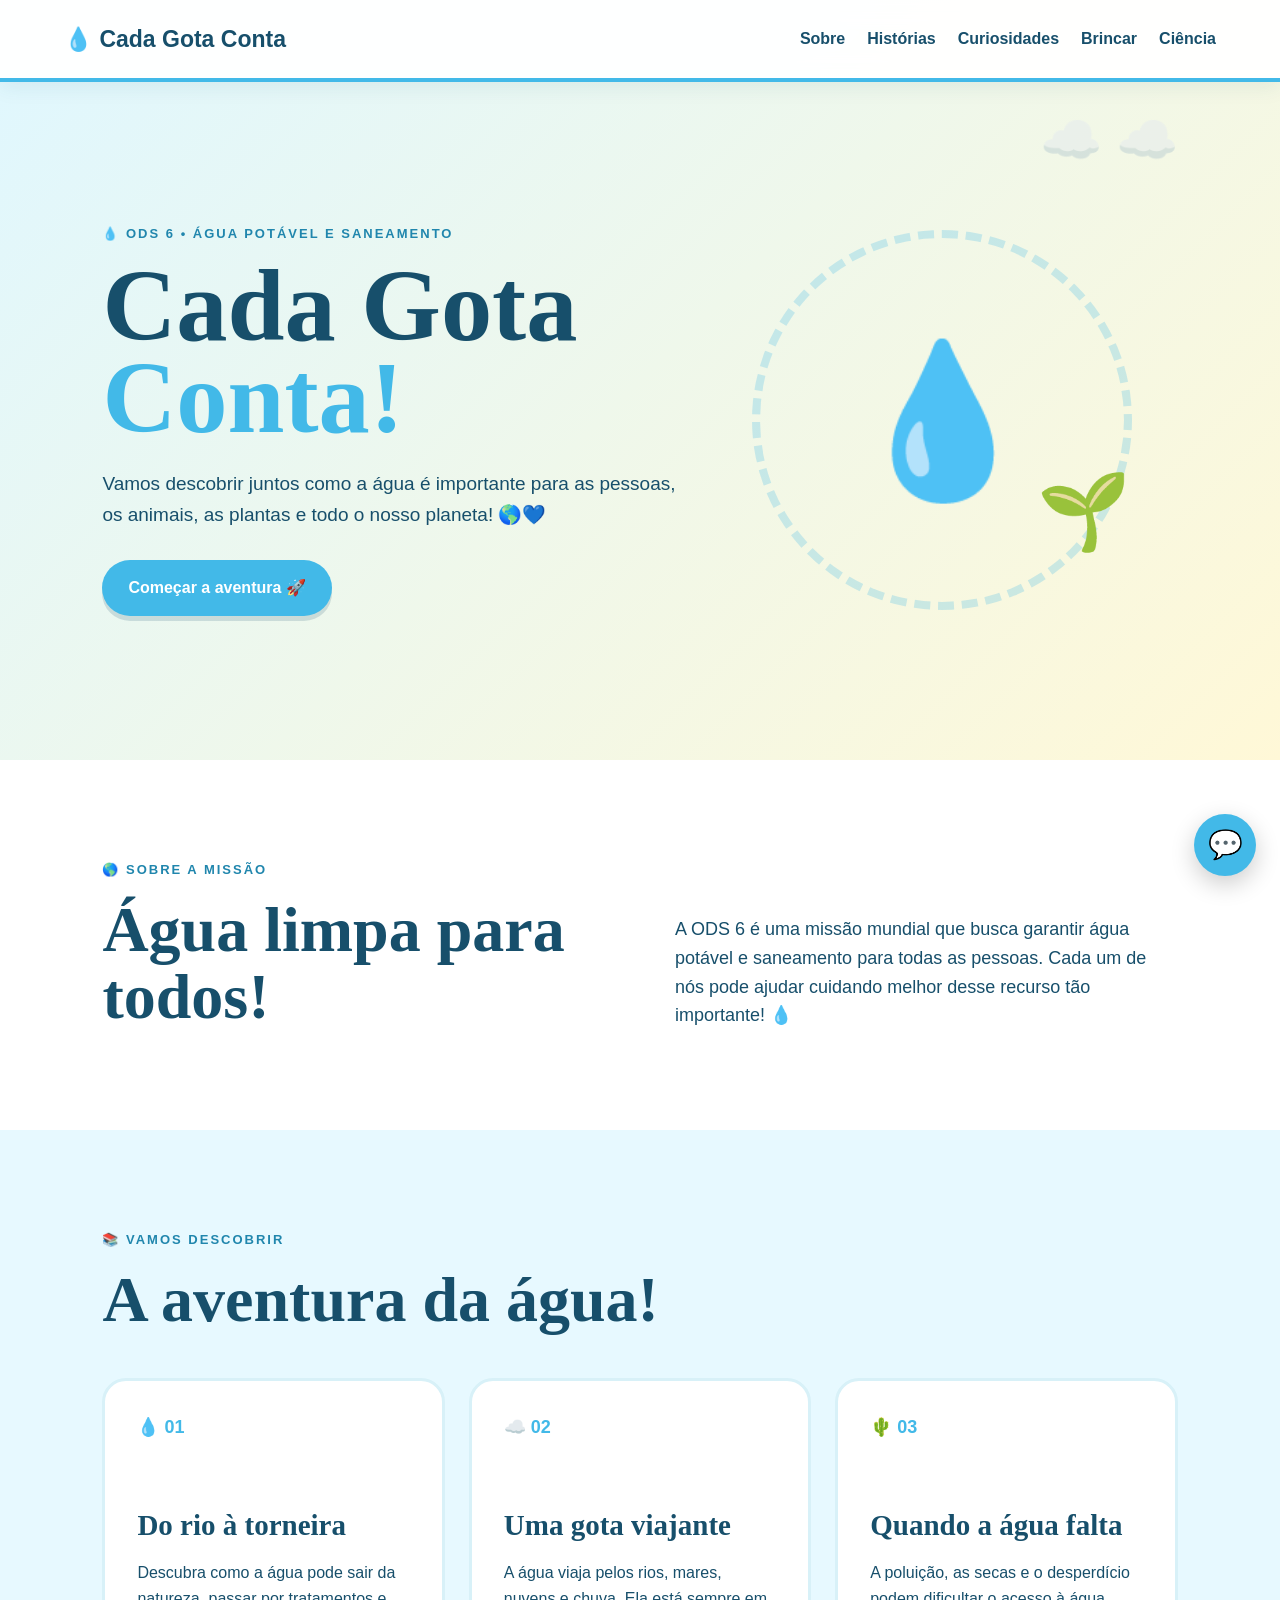
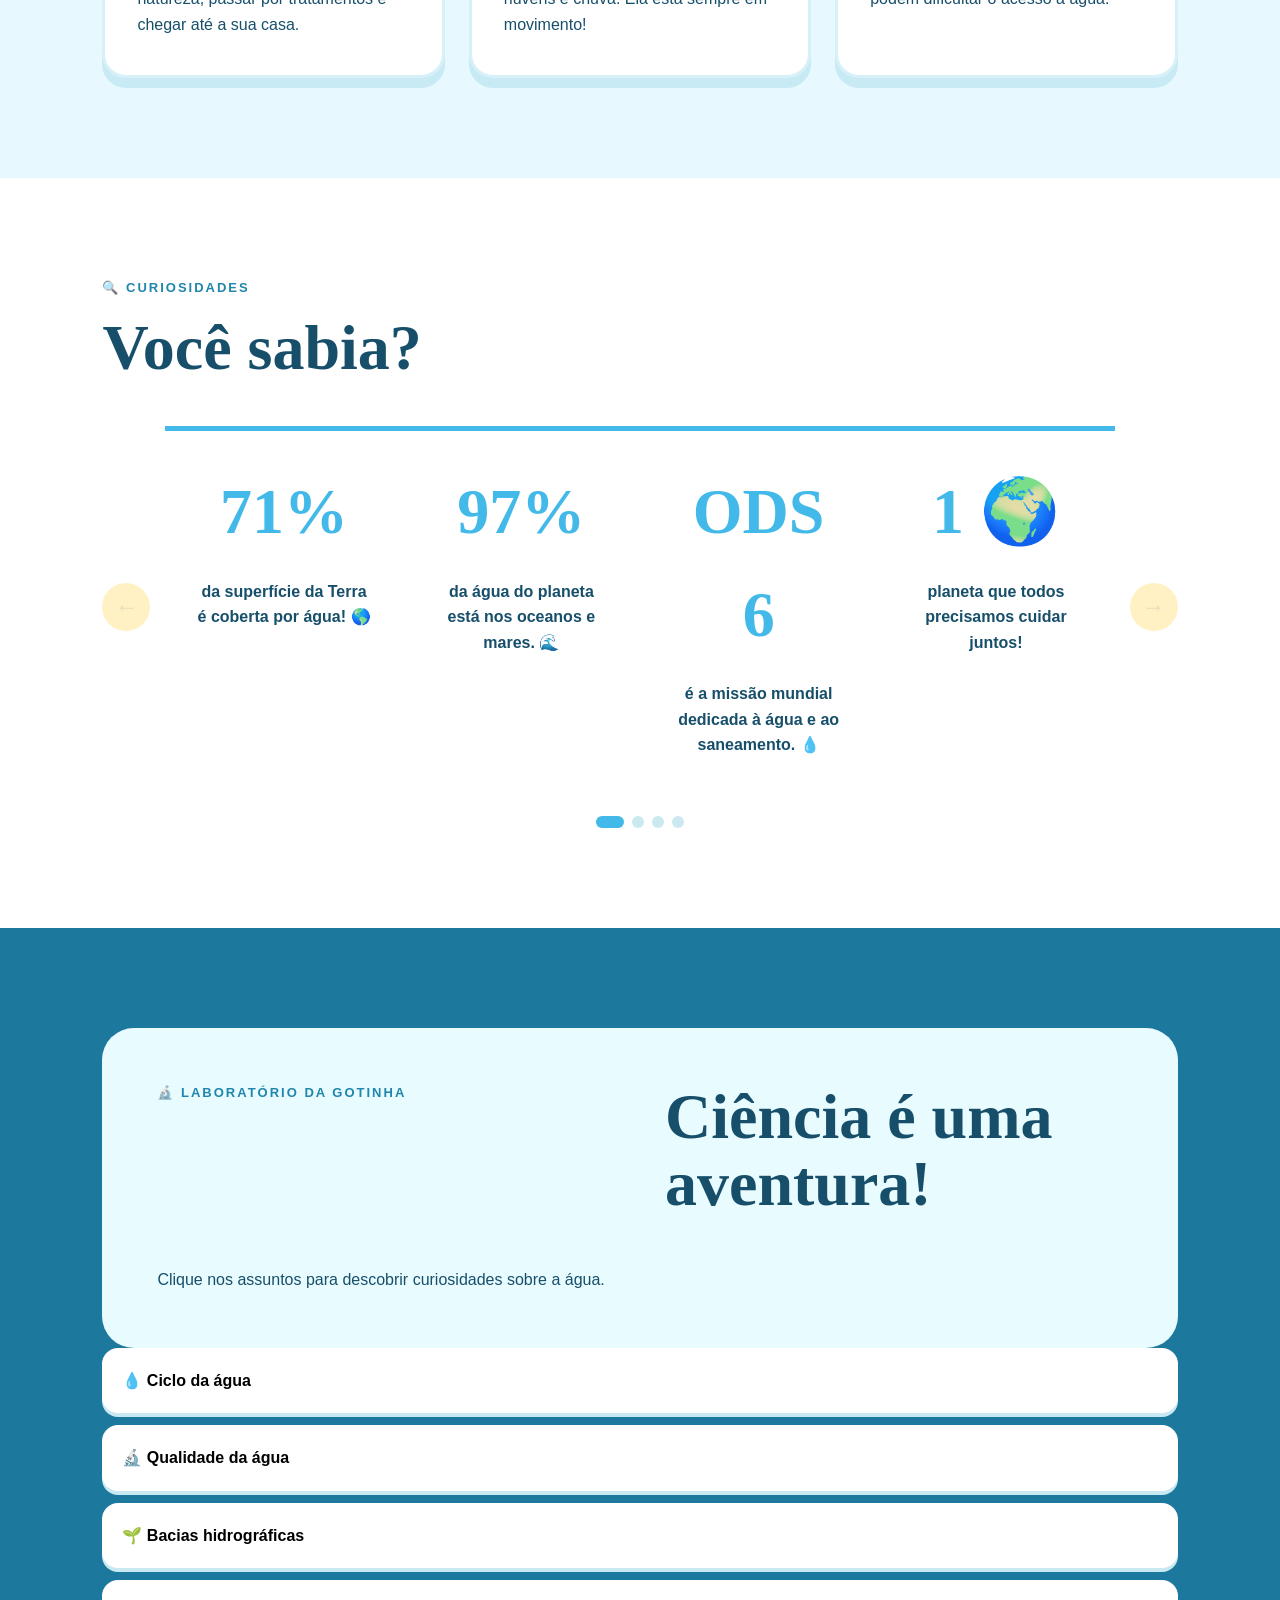
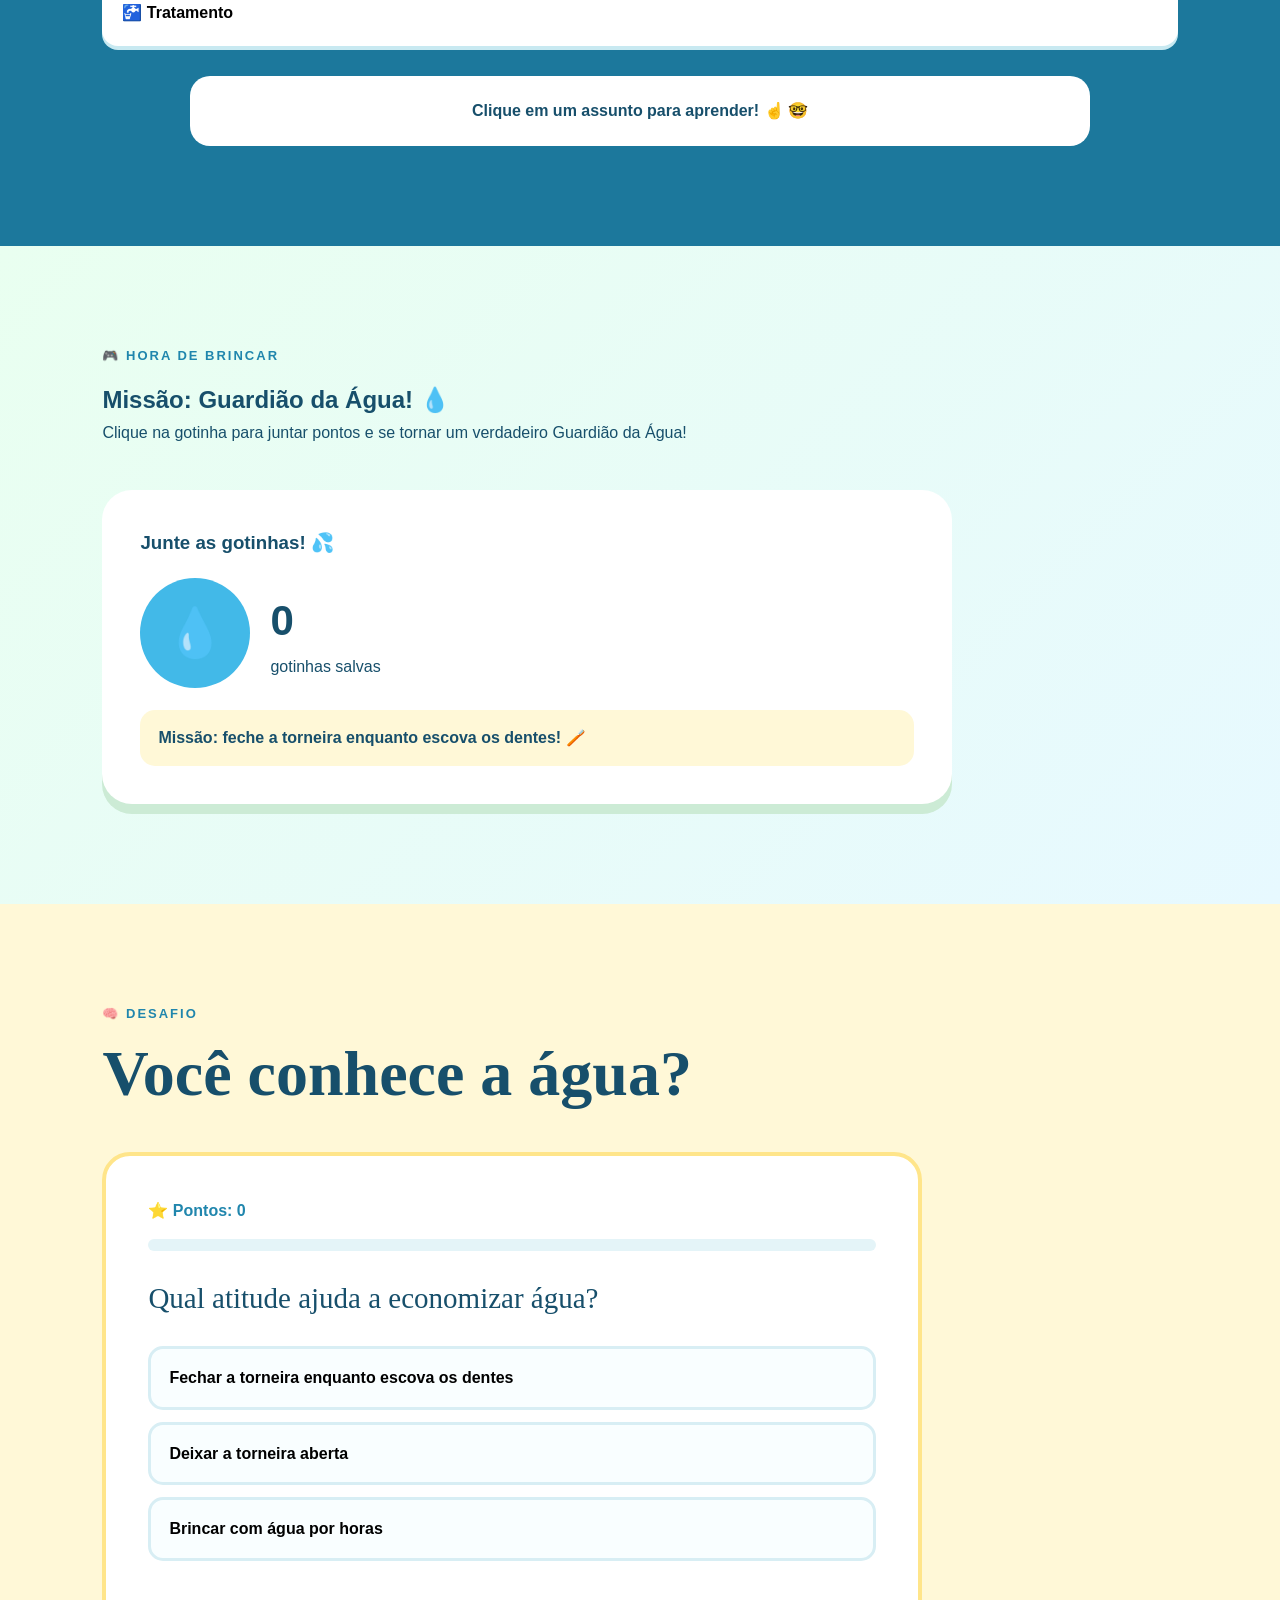
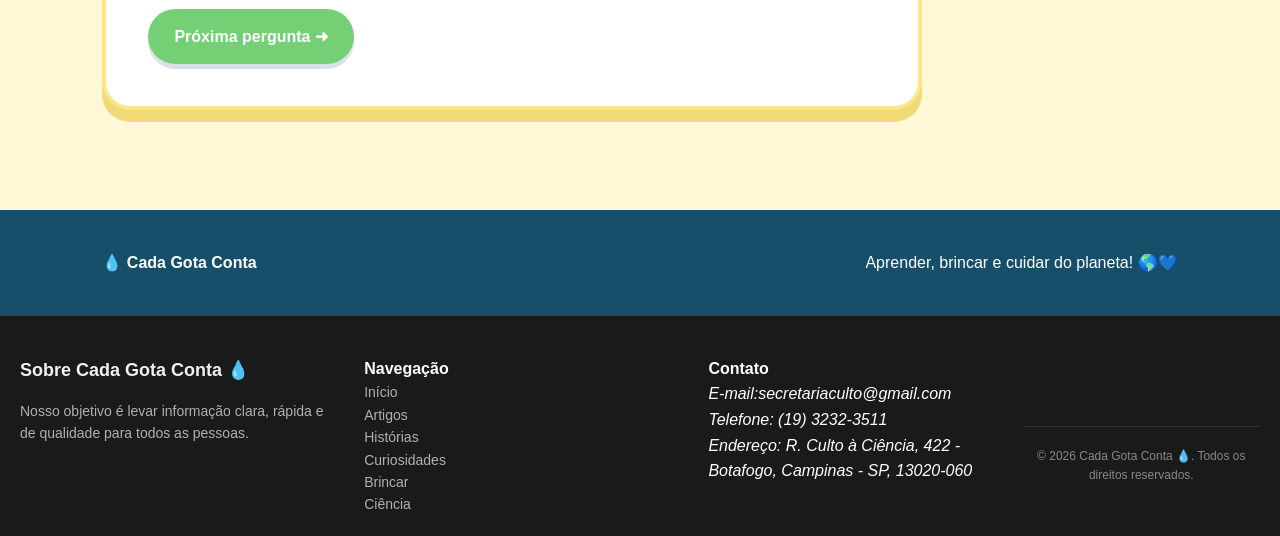
<file: index.html>
<!DOCTYPE html>
<html lang="pt-BR">
 
<head>
    <meta charset="UTF-8">
    <meta name="viewport" content="width=device-width, initial-scale=1.0">
 
    <meta name="description" content="Cada Gota Conta — projeto educativo infantil sobre água, ODS 6 e sustentabilidade.">
 
    <title>Cada Gota Conta 💧</title>
    <link rel="icon" type="image/png" href="imagem.png">
    <link rel="stylesheet" href="style.css">
</head>
 
<body>
 
   
 
    <nav class="navbar">
 
        <a class="logo" href="#inicio">
            💧 Cada Gota Conta
        </a>
 
        <div class="nav-links">
            <a href="#sobre">Sobre</a>
            <a href="#historias">Histórias</a>
            <a href="#dados">Curiosidades</a>
            <a href="#brincar">Brincar</a>
            <a href="#ciencia">Ciência</a>
 
        </div>
 
    </nav>
 
 
    
 
    <header class="hero" id="inicio">
 
        <div class="hero-text">
 
            <p class="eyebrow">
                💧 ODS 6 • ÁGUA POTÁVEL E SANEAMENTO
            </p>
 
            <h1>
                Cada Gota<br>
                <span>Conta!</span>
            </h1>
 
            <p>
                Vamos descobrir juntos como a água é importante para as pessoas, os animais, as plantas e todo o nosso planeta! 🌎💙
            </p>
 
            <a class="primary-btn" href="#sobre">
                Começar a aventura 🚀
            </a>
 
        </div>
 
 
        <div class="hero-art">
 
            <div class="ring"></div>
 
            <div class="drop">
                💧
            </div>
 
            <div class="sprout">
                🌱
            </div>
 
        </div>
 
    </header>
 
 
    <main>
 
 
        <section class="intro section" id="sobre">
 
            <div>
 
                <p class="eyebrow">
                    🌎 SOBRE A MISSÃO
                </p>
 
                <h2>
                    Água limpa para todos!
                </h2>
 
            </div>
 
            <p>
                A ODS 6 é uma missão mundial que busca garantir água potável e saneamento para todas as pessoas. Cada um de nós pode ajudar cuidando melhor desse recurso tão importante! 💧
            </p>
 
        </section>
 
 
 
        <section class="cards section" id="historias">
 
            <div class="section-heading">
 
                <p class="eyebrow">
                    📚 VAMOS DESCOBRIR
                </p>
 
                <h2>
                    A aventura da água!
                </h2>
 
            </div>
 
 
            <div class="grid three">
 
                <a href="livro.html?historia=rio" class="card story-link">

                    <span>💧 01</span>
                
                    <h3>Do rio à torneira</h3>
                
                    <p>
                        Descubra como a água pode sair da natureza,
                        passar por tratamentos e chegar até a sua casa.
                    </p>
                
                </a>
 
                <a href="livro.html?historia=viajante" class="card story-link">

                    <span>☁️ 02</span>
                
                    <h3>Uma gota viajante</h3>
                
                    <p>
                        A água viaja pelos rios, mares,
                        nuvens e chuva. Ela está sempre em movimento!
                    </p>
                
                </a>

 
                <a href="livro.html?historia=falta" class="card story-link">

                    <span>🌵 03</span>
                
                    <h3>Quando a água falta</h3>
                
                    <p>
                        A poluição, as secas e o desperdício
                        podem dificultar o acesso à água.
                    </p>
                
                </a>
 
            </div>
 
        </section>
 
 
        <!-- =========================
             DADOS
        ========================== -->
 
        <section class="data-section section" id="dados">
 
            <div class="section-heading">
 
                <p class="eyebrow">
                    🔍 CURIOSIDADES
                </p>
 
                <h2>
                    Você sabia?
                </h2>
 
            </div>
 
 
            <div class="data-carousel">
 
                <button class="data-carousel-btn" id="prevData" aria-label="Curiosidade anterior">
                    ←
                </button>
 
 
                <div class="data-carousel-window">
 
                    <div class="data-carousel-track" id="dataTrack">
 
                        <article class="stat">
 
                            <strong>
                                71%
                            </strong>
 
                            <span>
                                da superfície da Terra é coberta por água! 🌎
                            </span>
 
                        </article>
 
 
                        <article class="stat">
 
                            <strong>
                                97%
                            </strong>
 
                            <span>
                                da água do planeta está nos oceanos e mares. 🌊
                            </span>
 
                        </article>
 
 
                        <article class="stat">
 
                            <strong>
                                ODS 6
                            </strong>
 
                            <span>
                                é a missão mundial dedicada à água
                                e ao saneamento. 💧
                            </span>
 
                        </article>
 
 
                        <article class="stat">
 
                            <strong>
                                1 🌍
                            </strong>
 
                            <span>
                                planeta que todos precisamos cuidar juntos!
                            </span>
 
                        </article>
 
                    </div>
 
                </div>
 
 
                <button class="data-carousel-btn" id="nextData" aria-label="Próxima curiosidade">
                    →
                </button>
 
            </div>
 
 
            <div class="data-carousel-dots">
 
                <button class="data-dot active" data-slide="0"></button>
                <button class="data-dot" data-slide="1"></button>
                <button class="data-dot" data-slide="2"></button>
                <button class="data-dot" data-slide="3"></button>
 
            </div>
 
        </section>
 
 
    
 
        <section class="science section" id="ciencia">
 
            <div class="science-box">
 
                <p class="eyebrow">
                    🔬 LABORATÓRIO DA GOTINHA
                </p>

                <h2>
                    Ciência é uma aventura!
                </h2>

                <p>
                    Clique nos assuntos para descobrir curiosidades sobre a água.
                </p>

            </div>


            <div class="science-list">

                <button
                    data-science="O ciclo da água acontece quando a água evapora, forma nuvens e volta para a Terra em forma de chuva! ☁️🌧️"
                    onclick="window.location.href='ciclo.html'">
                    💧 Ciclo da água
                </button>


                <button
                    data-science="Água limpa é importante para nossa saúde. Por isso devemos evitar jogar lixo nos rios! 🚯"
                    onclick="window.location.href='qualidade.html'">
                    🔬 Qualidade da água
                </button>

                <button
                    data-science="As bacias hidrográficas são regiões onde a água da chuva se junta e segue para rios e outros cursos d'água! 🌱"
                    onclick="window.location.href='bacias.html'">
                    🌱 Bacias hidrográficas
                </button>

                <button
                    data-science="Antes de chegar até nossas casas, a água pode passar por processos de tratamento para ficar adequada para o consumo. 🚰"
                    onclick="window.location.href='tratamento.html'">
                    🚰 Tratamento
                </button>

            </div>

        </div>

 
                </div>
 
            </div>
 
 
            <div class="science-result" id="scienceResult">
                Clique em um assunto para aprender! ☝️ 🤓
            </div>
 
        </section>
 
 
        <!-- =========================
             JOGO
        ========================== -->
 
        <section class="kids-play" id="brincar">
 
            <div class="section-heading">
 
                <p class="eyebrow">
                    🎮 HORA DE BRINCAR
                </p>
 
                <h2>
                    Missão: Guardião da Água! 💧
                </h2>
 
                <p>
                    Clique na gotinha para juntar pontos e se tornar um verdadeiro Guardião da Água!
                </p>
 
            </div>
 
 
            <div class="play-box">
 
                <h3>
                    Junte as gotinhas! 💦
                </h3>
 
 
                <div class="drop-counter">
 
                    <button class="drop-game" id="dropGame" aria-label="Juntar uma gota de água">
 
                        💧
 
                    </button>
 
 
                    <div>
 
                        <span id="dropCount">
                            0
                        </span>
 
                        <p>
                            gotinhas salvas
                        </p>
 
                    </div>
 
                </div>
 
 
                <p class="mission" id="waterMission">
 
                    Missão: feche a torneira enquanto escova os dentes! 🪥
 
                </p>
 
            </div>
 
        </section>
 
 
        <!-- =========================
             QUIZ
        ========================== -->
 
        <section class="quiz section" id="quiz">
 
            <div class="section-heading">
 
                <p class="eyebrow">
                    🧠 DESAFIO
                </p>
 
                <h2>
                    Você conhece a água?
                </h2>
 
            </div>
 
 
            <div class="quiz-card">
 
                <div class="quiz-score">
                    ⭐ Pontos:
                    <span id="quizScore">0</span>
                </div>
 
 
                <div class="quiz-progress">
 
                    <span id="quizProgress"></span>
 
                </div>
 
 
                <p id="quizQuestion">
                    Carregando...
                </p>
 
 
                <div id="quizOptions"></div>
 
 
                <p id="quizResult" class="quiz-result">
                </p>
 
 
                <button class="secondary-btn" id="nextQuiz">
 
                    Próxima pergunta ➜
 
                </button>
 
            </div>
 
        </section>
 
    </main>
 
 
    <!-- =========================
         CHATBOT
    ========================== -->
 
    <div class="chatbot" id="chatbot">
 
        <div class="chat-header">
 
            <div>
 
                <strong>
                    💧 Gotinha Amiga
                </strong>
 
                <small>
                    Vamos aprender juntos!
                </small>
 
            </div>
 
 
            <button id="closeChat" aria-label="Fechar conversa">
 
                ×
 
            </button>
 
        </div>
 
 
        <div class="chat-messages" id="chatMessages">
 
            <div class="bot-msg">
                Oi! Eu sou a Gotinha Amiga! 💧 Me pergunte algo sobre água ou escolha uma pergunta abaixo!
            </div>
 
        </div>
 
 
        <div class="chat-suggestions">
 
            <button data-question="Por que a água é importante?">
                Por que a água é importante?
            </button>
 
            <button data-question="Como posso economizar água?">
                Como economizar?
            </button>
 
            <button data-question="O que é ODS 6?">
                O que é ODS 6?
            </button>
 
        </div>
 
 
        <form id="chatForm">
 
            <input type="text" id="chatInput" placeholder="Escreva aqui..." autocomplete="off">
 
            <button type="submit">
                ➤
            </button>
 
        </form>
 
    </div>
 
 
    <button class="chat-fab" id="chatFab" aria-label="Abrir Gotinha Amiga">
 
        💬
 
    </button>
 
 
    <!-- =========================
         PESQUISA
    ========================== -->
 
    <div class="search-overlay" id="searchOverlay">
 
        <div class="search-container">
 
            <button class="close-btn" id="closeSearch">
 
                ×
 
            </button>
 
 
            <input type="text" class="search-input" id="searchInput" placeholder="O que você quer descobrir? 🔎">
 
 
            <div id="searchResults"></div>
 
        </div>
 
    </div>
 
 
    <!-- =========================
         FOOTER
    ========================== -->
 
    <!-- =========================
         FOOTER
    ========================== -->

    <footer>

        <strong>
            💧 Cada Gota Conta
        </strong>

        <span>
            Aprender, brincar e cuidar do planeta! 🌎💙
        </span>

    </footer>


    <!-- =========================
         JAVASCRIPT
    ========================== -->

    <script>
        /* =========================
                   CARROSSEL
                ========================== */

        const dataTrack =
            document.getElementById("dataTrack");

        const prevData =
            document.getElementById("prevData");

        const nextData =
            document.getElementById("nextData");

        const dataDots =
            document.querySelectorAll(".data-dot");

        let currentData = 0;


        function getDataCardsPerView() {

            if (window.innerWidth <= 700) {
                return 1;
            }

            if (window.innerWidth <= 1100) {
                return 2;
            }

            return 4;
        }


        function updateDataCarousel() {

            const cardsPerView =
                getDataCardsPerView();

            const totalCards = 4;

            const maxPosition =
                Math.max(
                    0,
                    totalCards - cardsPerView
                );


            if (currentData < 0) {
                currentData = 0;
            }


            if (currentData > maxPosition) {
                currentData = maxPosition;
            }


            const cardWidth =
                100 / cardsPerView;


            dataTrack.style.transform =
                `translateX(-${currentData * cardWidth}%)`;


            dataDots.forEach(function (dot, index) {

                dot.classList.toggle(
                    "active",
                    index === currentData
                );

            });


            prevData.disabled =
                currentData === 0;

            nextData.disabled =
                currentData === maxPosition;

        }


        nextData.addEventListener(
            "click",
            function () {

                currentData++;

                updateDataCarousel();

            }
        );


        prevData.addEventListener(
            "click",
            function () {

                currentData--;

                updateDataCarousel();

            }
        );


        dataDots.forEach(function (dot) {

            dot.addEventListener(
                "click",
                function () {

                    currentData =
                        Number(
                            dot.dataset.slide
                        );

                    updateDataCarousel();

                }
            );

        });


        window.addEventListener(
            "resize",
            updateDataCarousel
        );


        updateDataCarousel();


        /* =========================
           CIÊNCIA INTERATIVA
        ========================== */

        const scienceButtons =
            document.querySelectorAll(".science-list button");

        const scienceResult =
            document.getElementById("scienceResult");


        scienceButtons.forEach(function (button) {

            button.addEventListener(
                "click",
                function () {

                    scienceResult.textContent =
                        button.dataset.science;

                }
            );

        });


        /* =========================
           QUIZ
        ========================== */

        const questions = [

            {
                q: "Qual atitude ajuda a economizar água?",
                a: [
                    "Fechar a torneira enquanto escova os dentes",
                    "Deixar a torneira aberta",
                    "Brincar com água por horas"
                ],
                c: 0
            },

            {
                q: "Onde encontramos grande parte da água salgada do planeta?",
                a: [
                    "Nos oceanos",
                    "Nas nuvens",
                    "Nas árvores"
                ],
                c: 0
            },

            {
                q: "Por que devemos evitar jogar lixo nos rios?",
                a: [
                    "Porque o lixo pode poluir a água",
                    "Porque o rio desaparece",
                    "Porque a água fica mais colorida"
                ],
                c: 0
            },

            {
                q: "A água é importante para...",
                a: [
                    "Pessoas, animais e plantas",
                    "Apenas peixes",
                    "Apenas máquinas"
                ],
                c: 0
            }

        ];


        let quizIndex = 0;

        let score = 0;

        let answered = false;


        function loadQuiz() {

            answered = false;

            const question =
                questions[quizIndex];

            document.getElementById(
                "quizQuestion"
            ).textContent =
                question.q;


            const options =
                document.getElementById(
                    "quizOptions"
                );

            options.innerHTML = "";


            document.getElementById(
                "quizResult"
            ).textContent = "";


            document.getElementById(
                "quizProgress"
            ).style.width =
                `${(quizIndex / questions.length) * 100}%`;


            question.a.forEach(
                function (answer, index) {

                    const button =
                        document.createElement("button");

                    button.textContent =
                        answer;

                    button.addEventListener(
                        "click",
                        function () {
                            answerQuiz(index);
                        }
                    );

                    options.appendChild(button);

                }
            );

        }


        function answerQuiz(selected) {

            if (answered) {
                return;
            }

            answered = true;

            const correct =
                selected === questions[quizIndex].c;


            const result =
                document.getElementById(
                    "quizResult"
                );


            if (correct) {

                result.textContent =
                    "🎉 Muito bem! Você acertou!";

                score++;

                document.getElementById(
                    "quizScore"
                ).textContent =
                    score;

            } else {

                result.textContent =
                    "💧 Quase! Continue aprendendo e tente a próxima!";

            }


            const buttons =
                document.querySelectorAll(
                    "#quizOptions button"
                );


            buttons.forEach(
                function (button, index) {

                    button.disabled = true;

                    if (
                        index ===
                        questions[quizIndex].c
                    ) {

                        button.classList.add(
                            "correct"
                        );

                    }

                }
            );

        }


        document.getElementById(
            "nextQuiz"
        ).addEventListener(
            "click",
            function () {

                quizIndex++;

                if (
                    quizIndex >=
                    questions.length
                ) {

                    quizIndex = 0;

                    score = 0;

                    document.getElementById(
                        "quizScore"
                    ).textContent =
                        score;

                }


                loadQuiz();

            }
        );


        loadQuiz();


        /* =========================
           JOGO DAS GOTINHAS
        ========================== */

        let drops = 0;


        const missions = [

            "Missão: feche a torneira enquanto escova os dentes! 🪥",

            "Missão: use apenas a água necessária! 💧",

            "Missão: avise um adulto se encontrar um vazamento! 🔧",

            "Missão: não jogue lixo nos rios! 🌊",

            "Missão: ajude sua família a cuidar da água! 💙"

        ];


        const dropGame =
            document.getElementById(
                "dropGame"
            );


        dropGame.addEventListener(
            "click",
            function () {

                drops++;

                document.getElementById(
                    "dropCount"
                ).textContent =
                    drops;


                const randomMission =
                    missions[
                    Math.floor(
                        Math.random() *
                        missions.length
                    )
                    ];


                document.getElementById(
                    "waterMission"
                ).textContent =
                    randomMission;


                dropGame.classList.remove(
                    "pop"
                );


                void dropGame.offsetWidth;


                dropGame.classList.add(
                    "pop"
                );

            }
        );


        /* =========================
           CHATBOT
        ========================== */

        const chatbot =
            document.getElementById(
                "chatbot"
            );

        const chatFab =
            document.getElementById(
                "chatFab"
            );

        const closeChat =
            document.getElementById(
                "closeChat"
            );

        const chatForm =
            document.getElementById(
                "chatForm"
            );

        const chatInput =
            document.getElementById(
                "chatInput"
            );

        const chatMessages =
            document.getElementById(
                "chatMessages"
            );


        chatFab.addEventListener(
            "click",
            function () {

                chatbot.classList.add(
                    "active"
                );

            }
        );


        closeChat.addEventListener(
            "click",
            function () {

                chatbot.classList.remove(
                    "active"
                );

            }
        );


        function addMessage(
            text,
            type
        ) {

            const message =
                document.createElement(
                    "div"
                );

            message.className =
                type === "user" ?
                    "user-msg" :
                    "bot-msg";

            message.textContent =
                text;

            chatMessages.appendChild(
                message
            );

            chatMessages.scrollTop =
                chatMessages.scrollHeight;

        }


        function getBotResponse(text) {

            const message =
                text.toLowerCase();


            if (
                message.includes("economizar") ||
                message.includes("economia")
            ) {

                return "💧 Você pode fechar a torneira quando não estiver usando e evitar desperdícios!";

            }


            if (
                message.includes("ods 6")
            ) {

                return "🌎 A ODS 6 é um objetivo que busca garantir água potável e saneamento para todos!";

            }


            if (
                message.includes("importante") ||
                message.includes("água")
            ) {

                return "💙 A água é essencial para a vida das pessoas, animais e plantas!";

            }


            return "💧 Que pergunta legal! A água é muito importante para nosso planeta. Continue explorando o site!";

        }


        chatForm.addEventListener(
            "submit",
            function (event) {

                event.preventDefault();

                const text =
                    chatInput.value.trim();


                if (!text) {
                    return;
                }


                addMessage(
                    text,
                    "user"
                );


                setTimeout(
                    function () {

                        addMessage(
                            getBotResponse(text),
                            "bot"
                        );

                    },
                    400
                );


                chatInput.value = "";

            }
        );


        document
            .querySelectorAll(
                ".chat-suggestions button"
            )
            .forEach(
                function (button) {

                    button.addEventListener(
                        "click",
                        function () {

                            const question =
                                button.dataset.question;

                            addMessage(
                                question,
                                "user"
                            );


                            setTimeout(
                                function () {

                                    addMessage(
                                        getBotResponse(question),
                                        "bot"
                                    );

                                },
                                300
                            );

                        }
                    );

                }
            );


        /* =========================
           PESQUISA
        ========================== */

        const openSearch =
            document.getElementById(
                "openSearch"
            );

        const closeSearch =
            document.getElementById(
                "closeSearch"
            );

        const searchOverlay =
            document.getElementById(
                "searchOverlay"
            );

        const searchInput =
            document.getElementById(
                "searchInput"
            );


        openSearch.addEventListener(
            "click",
            function () {

                searchOverlay.classList.add(
                    "active"
                );

                searchInput.focus();

            }
        );


        closeSearch.addEventListener(
            "click",
            function () {

                searchOverlay.classList.remove(
                    "active"
                );

            }
        );


        searchInput.addEventListener(
            "input",
            function () {

                const results =
                    document.getElementById(
                        "searchResults"
                    );

                const value =
                    searchInput.value.toLowerCase();


                if (!value) {

                    results.textContent = "";

                    return;

                }


                if (
                    value.includes("água")
                ) {

                    results.textContent =
                        "💧 Dica: explore as seções Histórias, Ciência e Quiz para aprender mais sobre a água!";

                } else {

                    results.textContent =
                        "🔎 Continue explorando! Tente pesquisar: água, ODS 6, rios ou economia.";

                }

            }
        );
    </script>
    
    <footer class="site-footer">
<div class="footer-content">
<!-- Sobre o site -->
<div class="footer-section">
<h3>Sobre Cada Gota Conta 💧</h3>
<p>Nosso objetivo é levar informação clara, rápida e de qualidade para todos as pessoas.</p>
</div>
 
    <!-- Links rápidos -->
<div class="footer-section">
<h4>Navegação</h4>
<ul>
<li><a href="#inicio">Início</a></li>
<li><a href="#sobre">Artigos</a></li>
<li><a href="#historias">Histórias</a></li>
<li><a href="#dados">Curiosidades</a></li>
<li><a href="Brincar.html">Brincar</a></li>
<li><a href="#ciencia">Ciência</a></li>
</ul>
</div>
 
    <!-- Contato -->
<div class="footer-section">
<h4>Contato</h4>
<address>

        E-mail:secretariaculto@gmail.com <br>

        Telefone: (19) 3232-3511 <br>

        Endereço: R. Culto à Ciência, 422 - Botafogo, Campinas - SP, 13020-060
</address>
</div>
</div>
 
  <!-- Direitos Autorais -->
<div class="footer-bottom">
<p>&copy; 2026 Cada Gota Conta 💧. Todos os direitos reservados.</p>
<style> .site-footer {

  background-color: #1a1a1a;

  color: #ffffff;

  padding: 40px 20px 20px 20px;

  font-family: Arial, sans-serif;

}
 
.footer-content {

  display: flex;

  flex-wrap: wrap;

  justify-content: space-between;

  max-width: 1200px;

  margin: 0 auto;

  gap: 30px;

}
 
.footer-section {

  flex: 1;

  min-width: 220px;

}
 
.footer-section h3 {

  font-size: 18px;

  margin-bottom: 15px;

  color: #f1f1f1;

}
 
.footer-section p, .footer-section ul {

  font-size: 14px;

  color: #b0b0b0;

  line-height: 1.6;

}
 
.footer-section ul {

  list-style: none;

  padding: 0;

}
 
.footer-section ul li a {

  color: #b0b0b0;

  text-decoration: none;

}
 
.footer-section ul li a:hover {

  color: #ffffff;

  text-decoration: underline;

}
 
.footer-bottom {

  text-align: center;

  margin-top: 40px;

  padding-top: 20px;

  border-top: 1px solid #333333;

  font-size: 12px;

  color: #888888;

}

 </style>
</div>
</footer>

 

</body>

</html>

 
    <!-- =========================
         JAVASCRIPT
    ========================== -->
 
    <script>
        /* =========================
                   CARROSSEL
                ========================== */
 
        const dataTrack =
            document.getElementById("dataTrack");
 
        const prevData =
            document.getElementById("prevData");
 
        const nextData =
            document.getElementById("nextData");
 
        const dataDots =
            document.querySelectorAll(".data-dot");
 
        let currentData = 0;
 
 
        function getDataCardsPerView() {
 
            if (window.innerWidth <= 700) {
                return 1;
            }
 
            if (window.innerWidth <= 1100) {
                return 2;
            }
 
            return 4;
        }
 
 
        function updateDataCarousel() {
 
            const cardsPerView =
                getDataCardsPerView();
 
            const totalCards = 4;
 
            const maxPosition =
                Math.max(
                    0,
                    totalCards - cardsPerView
                );
 
 
            if (currentData < 0) {
                currentData = 0;
            }
 
 
            if (currentData > maxPosition) {
                currentData = maxPosition;
            }
 
 
            const cardWidth =
                100 / cardsPerView;
 
 
            dataTrack.style.transform =
                `translateX(-${currentData * cardWidth}%)`;
 
 
            dataDots.forEach(function(dot, index) {
 
                dot.classList.toggle(
                    "active",
                    index === currentData
                );
 
            });
 
 
            prevData.disabled =
                currentData === 0;
 
            nextData.disabled =
                currentData === maxPosition;
 
        }
 
 
        nextData.addEventListener(
            "click",
            function() {
 
                currentData++;
 
                updateDataCarousel();
 
            }
        );
 
 
        prevData.addEventListener(
            "click",
            function() {
 
                currentData--;
 
                updateDataCarousel();
 
            }
        );
 
 
        dataDots.forEach(function(dot) {
 
            dot.addEventListener(
                "click",
                function() {
 
                    currentData =
                        Number(
                            dot.dataset.slide
                        );
 
                    updateDataCarousel();
 
                }
            );
 
        });
 
 
        window.addEventListener(
            "resize",
            updateDataCarousel
        );
 
 
        updateDataCarousel();
 
 
        /* =========================
           CIÊNCIA INTERATIVA
        ========================== */
 
        const scienceButtons =
            document.querySelectorAll(".science-list button");
 
        const scienceResult =
            document.getElementById("scienceResult");
 
 
        scienceButtons.forEach(function(button) {
 
            button.addEventListener(
                "click",
                function() {
 
                    scienceResult.textContent =
                        button.dataset.science;
 
                }
            );
 
        });
 
 
        /* =========================
           QUIZ
        ========================== */
 
        const questions = [
 
            {
                q: "Qual atitude ajuda a economizar água?",
                a: [
                    "Fechar a torneira enquanto escova os dentes",
                    "Deixar a torneira aberta",
                    "Brincar com água por horas"
                ],
                c: 0
            },
 
            {
                q: "Onde encontramos grande parte da água salgada do planeta?",
                a: [
                    "Nos oceanos",
                    "Nas nuvens",
                    "Nas árvores"
                ],
                c: 0
            },
 
            {
                q: "Por que devemos evitar jogar lixo nos rios?",
                a: [
                    "Porque o lixo pode poluir a água",
                    "Porque o rio desaparece",
                    "Porque a água fica mais colorida"
                ],
                c: 0
            },
 
            {
                q: "A água é importante para...",
                a: [
                    "Pessoas, animais e plantas",
                    "Apenas peixes",
                    "Apenas máquinas"
                ],
                c: 0
            }
 
        ];
 
 
        let quizIndex = 0;
 
        let score = 0;
 
        let answered = false;
 
 
        function loadQuiz() {
 
            answered = false;
 
            const question =
                questions[quizIndex];
 
            document.getElementById(
                    "quizQuestion"
                ).textContent =
                question.q;
 
 
            const options =
                document.getElementById(
                    "quizOptions"
                );
 
            options.innerHTML = "";
 
 
            document.getElementById(
                "quizResult"
            ).textContent = "";
 
 
            document.getElementById(
                    "quizProgress"
                ).style.width =
                `${(quizIndex / questions.length) * 100}%`;
 
 
            question.a.forEach(
                function(answer, index) {
 
                    const button =
                        document.createElement("button");
 
                    button.textContent =
                        answer;
 
                    button.addEventListener(
                        "click",
                        function() {
                            answerQuiz(index);
                        }
                    );
 
                    options.appendChild(button);
 
                }
            );
 
        }
 
 
        function answerQuiz(selected) {
 
            if (answered) {
                return;
            }
 
            answered = true;
 
            const correct =
                selected === questions[quizIndex].c;
 
 
            const result =
                document.getElementById(
                    "quizResult"
                );
 
 
            if (correct) {
 
                result.textContent =
                    "🎉 Muito bem! Você acertou!";
 
                score++;
 
                document.getElementById(
                        "quizScore"
                    ).textContent =
                    score;
 
            } else {
 
                result.textContent =
                    "💧 Quase! Continue aprendendo e tente a próxima!";
 
            }
 
 
            const buttons =
                document.querySelectorAll(
                    "#quizOptions button"
                );
 
 
            buttons.forEach(
                function(button, index) {
 
                    button.disabled = true;
 
                    if (
                        index ===
                        questions[quizIndex].c
                    ) {
 
                        button.classList.add(
                            "correct"
                        );
 
                    }
 
                }
            );
 
        }
 
 
        document.getElementById(
            "nextQuiz"
        ).addEventListener(
            "click",
            function() {
 
                quizIndex++;
 
                if (
                    quizIndex >=
                    questions.length
                ) {
 
                    quizIndex = 0;
 
                    score = 0;
 
                    document.getElementById(
                            "quizScore"
                        ).textContent =
                        score;
 
                }
 
 
                loadQuiz();
 
            }
        );
 
 
        loadQuiz();
 
 
        /* =========================
           JOGO DAS GOTINHAS
        ========================== */
 
        let drops = 0;
 
 
        const missions = [
 
            "Missão: feche a torneira enquanto escova os dentes! 🪥",
 
            "Missão: use apenas a água necessária! 💧",
 
            "Missão: avise um adulto se encontrar um vazamento! 🔧",
 
            "Missão: não jogue lixo nos rios! 🌊",
 
            "Missão: ajude sua família a cuidar da água! 💙"
 
        ];
 
 
        const dropGame =
            document.getElementById(
                "dropGame"
            );
 
 
        dropGame.addEventListener(
            "click",
            function() {
 
                drops++;
 
                document.getElementById(
                        "dropCount"
                    ).textContent =
                    drops;
 
 
                const randomMission =
                    missions[
                        Math.floor(
                            Math.random() *
                            missions.length
                        )
                    ];
 
 
                document.getElementById(
                        "waterMission"
                    ).textContent =
                    randomMission;
 
 
                dropGame.classList.remove(
                    "pop"
                );
 
 
                void dropGame.offsetWidth;
 
 
                dropGame.classList.add(
                    "pop"
                );
 
            }
        );
 
 
        /* =========================
           CHATBOT
        ========================== */
 
        const chatbot =
            document.getElementById(
                "chatbot"
            );
 
        const chatFab =
            document.getElementById(
                "chatFab"
            );
 
        const closeChat =
            document.getElementById(
                "closeChat"
            );
 
        const chatForm =
            document.getElementById(
                "chatForm"
            );
 
        const chatInput =
            document.getElementById(
                "chatInput"
            );
 
        const chatMessages =
            document.getElementById(
                "chatMessages"
            );
 
 
        chatFab.addEventListener(
            "click",
            function() {
 
                chatbot.classList.add(
                    "active"
                );
 
            }
        );
 
 
        closeChat.addEventListener(
            "click",
            function() {
 
                chatbot.classList.remove(
                    "active"
                );
 
            }
        );
 
 
        function addMessage(
            text,
            type
        ) {
 
            const message =
                document.createElement(
                    "div"
                );
 
            message.className =
                type === "user" ?
                "user-msg" :
                "bot-msg";
 
            message.textContent =
                text;
 
            chatMessages.appendChild(
                message
            );
 
            chatMessages.scrollTop =
                chatMessages.scrollHeight;
 
        }
 
 
        function getBotResponse(text) {
 
            const message =
                text.toLowerCase();
 
 
            if (
                message.includes("economizar") ||
                message.includes("economia")
            ) {
 
                return "💧 Você pode fechar a torneira quando não estiver usando e evitar desperdícios!";
 
            }
 
 
            if (
                message.includes("ods 6")
            ) {
 
                return "🌎 A ODS 6 é um objetivo que busca garantir água potável e saneamento para todos!";
 
            }
 
 
            if (
                message.includes("importante") ||
                message.includes("água")
            ) {
 
                return "💙 A água é essencial para a vida das pessoas, animais e plantas!";
 
            }
 
 
            return "💧 Que pergunta legal! A água é muito importante para nosso planeta. Continue explorando o site!";
 
        }
 
 
        chatForm.addEventListener(
            "submit",
            function(event) {
 
                event.preventDefault();
 
                const text =
                    chatInput.value.trim();
 
 
                if (!text) {
                    return;
                }
 
 
                addMessage(
                    text,
                    "user"
                );
 
 
                setTimeout(
                    function() {
 
                        addMessage(
                            getBotResponse(text),
                            "bot"
                        );
 
                    },
                    400
                );
 
 
                chatInput.value = "";
 
            }
        );
 
 
        document
            .querySelectorAll(
                ".chat-suggestions button"
            )
            .forEach(
                function(button) {
 
                    button.addEventListener(
                        "click",
                        function() {
 
                            const question =
                                button.dataset.question;
 
                            addMessage(
                                question,
                                "user"
                            );
 
 
                            setTimeout(
                                function() {
 
                                    addMessage(
                                        getBotResponse(question),
                                        "bot"
                                    );
 
                                },
                                300
                            );
 
                        }
                    );
 
                }
            );
 
 
        /* =========================
           PESQUISA
        ========================== */
 
        const openSearch =
            document.getElementById(
                "openSearch"
            );
 
        const closeSearch =
            document.getElementById(
                "closeSearch"
            );
 
        const searchOverlay =
            document.getElementById(
                "searchOverlay"
            );
 
        const searchInput =
            document.getElementById(
                "searchInput"
            );
 
 
        openSearch.addEventListener(
            "click",
            function() {
 
                searchOverlay.classList.add(
                    "active"
                );
 
                searchInput.focus();
 
            }
        );
 
 
        closeSearch.addEventListener(
            "click",
            function() {
 
                searchOverlay.classList.remove(
                    "active"
                );
 
            }
        );
 
 
        searchInput.addEventListener(
            "input",
            function() {
 
                const results =
                    document.getElementById(
                        "searchResults"
                    );
 
                const value =
                    searchInput.value.toLowerCase();
 
 
                if (!value) {
 
                    results.textContent = "";
 
                    return;
 
                }
 
 
                if (
                    value.includes("água")
                ) {
 
                    results.textContent =
                        "💧 Dica: explore as seções Histórias, Ciência e Quiz para aprender mais sobre a água!";
 
                } else {
 
                    results.textContent =
                        "🔎 Continue explorando! Tente pesquisar: água, ODS 6, rios ou economia.";
 
                }
 
            }
        );
    </script>
 
</body>
 
</html>
</file>
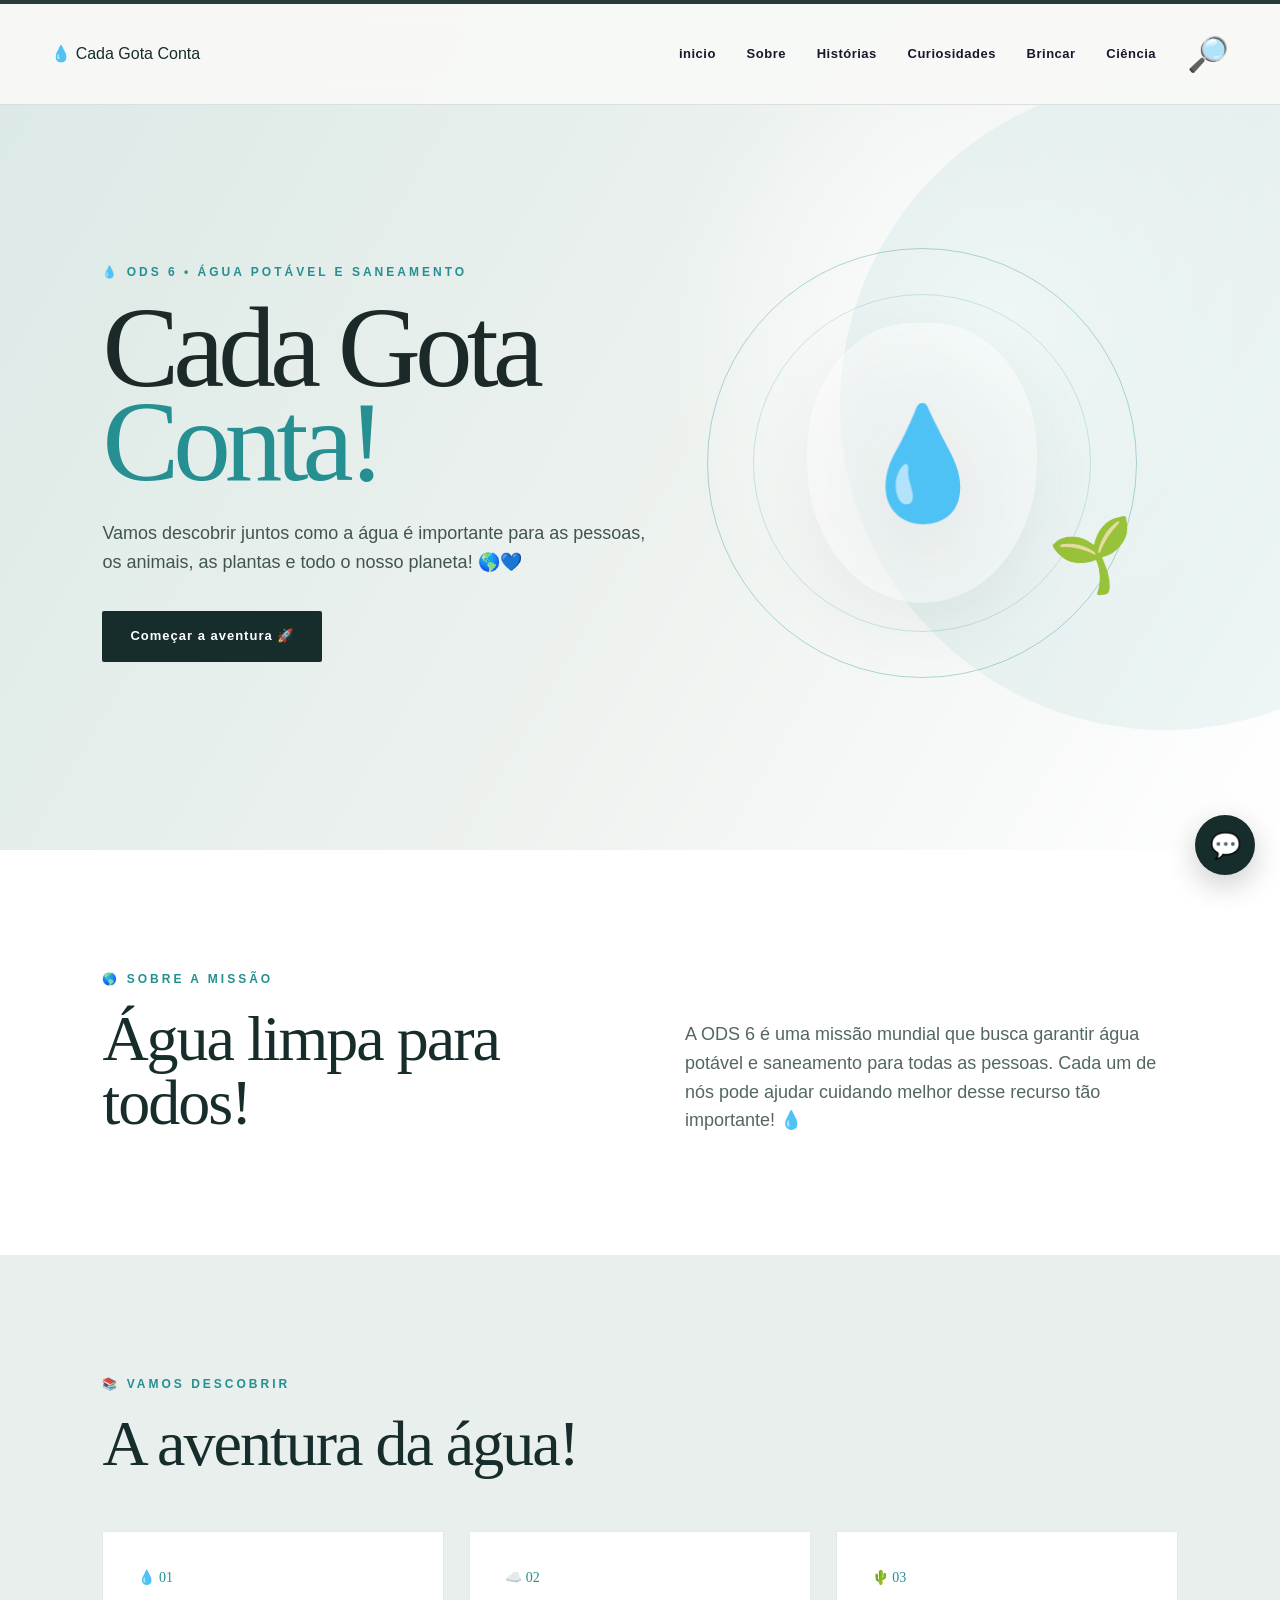
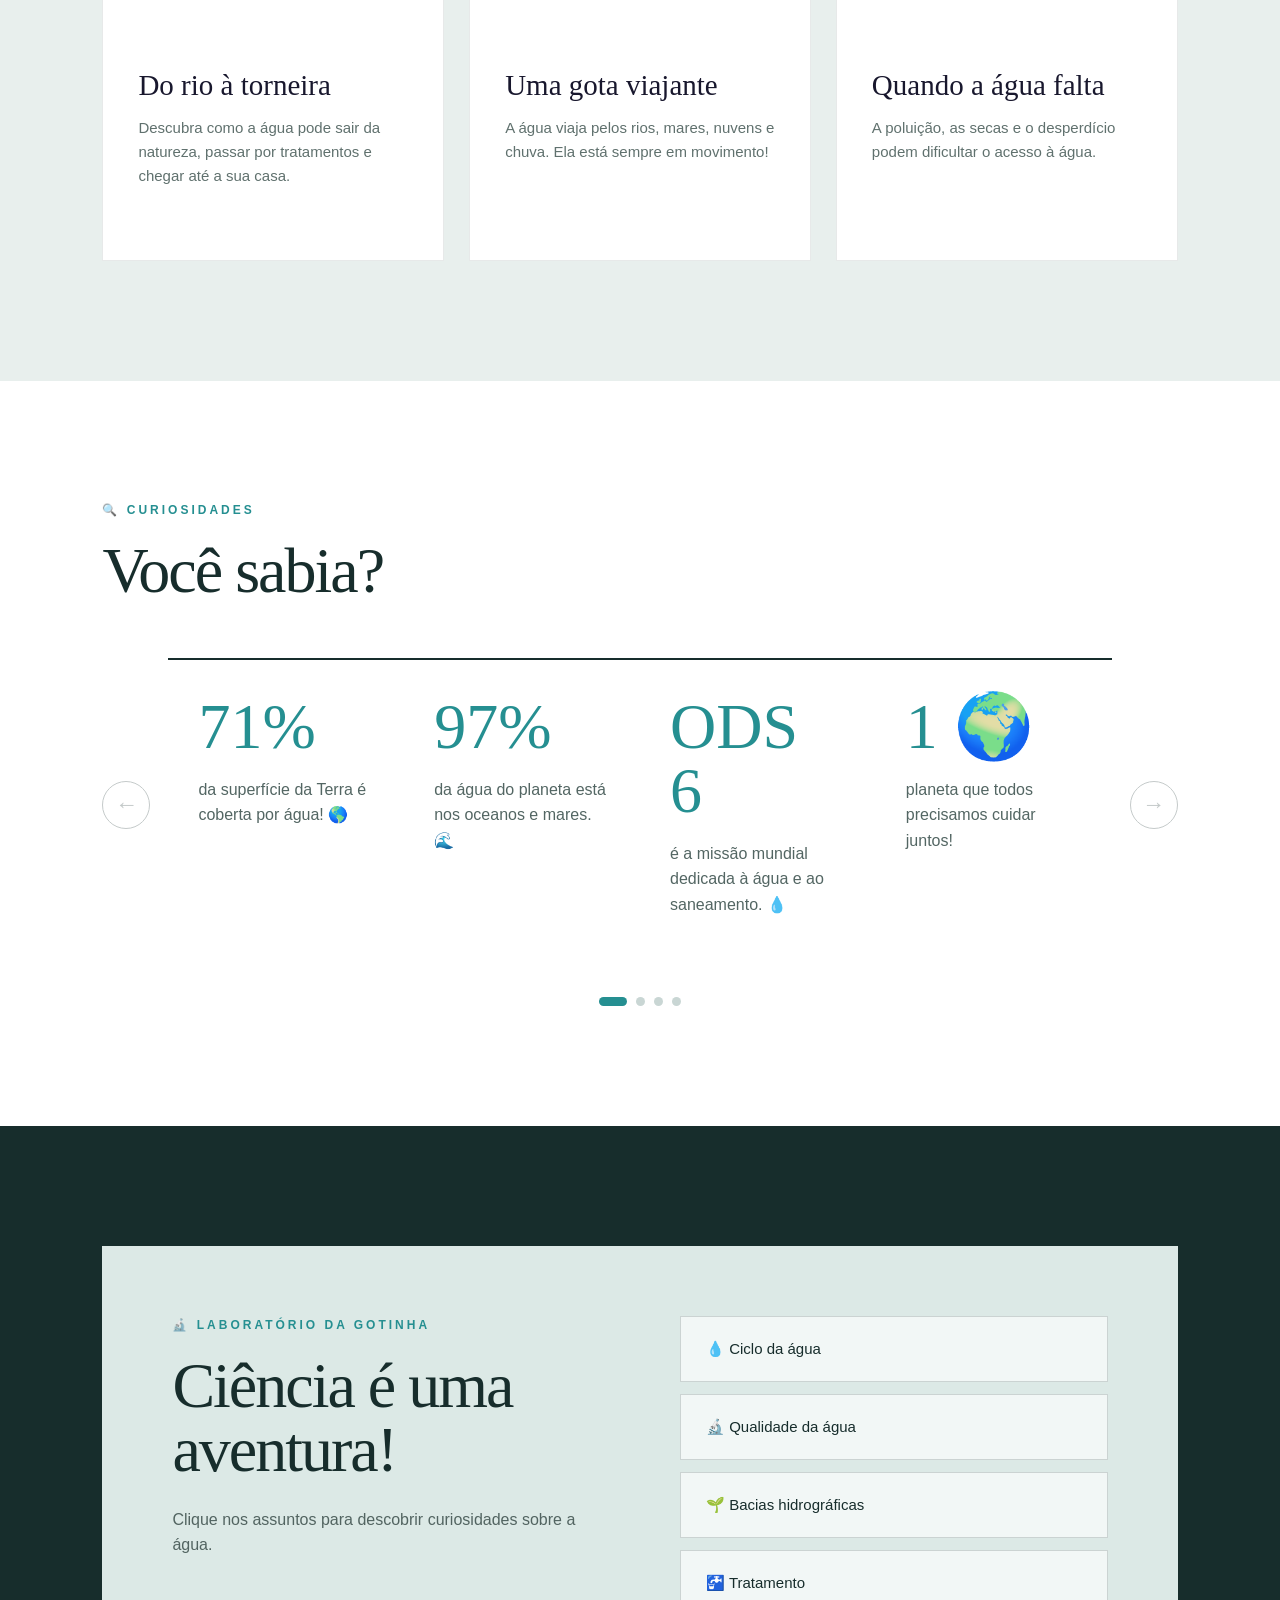
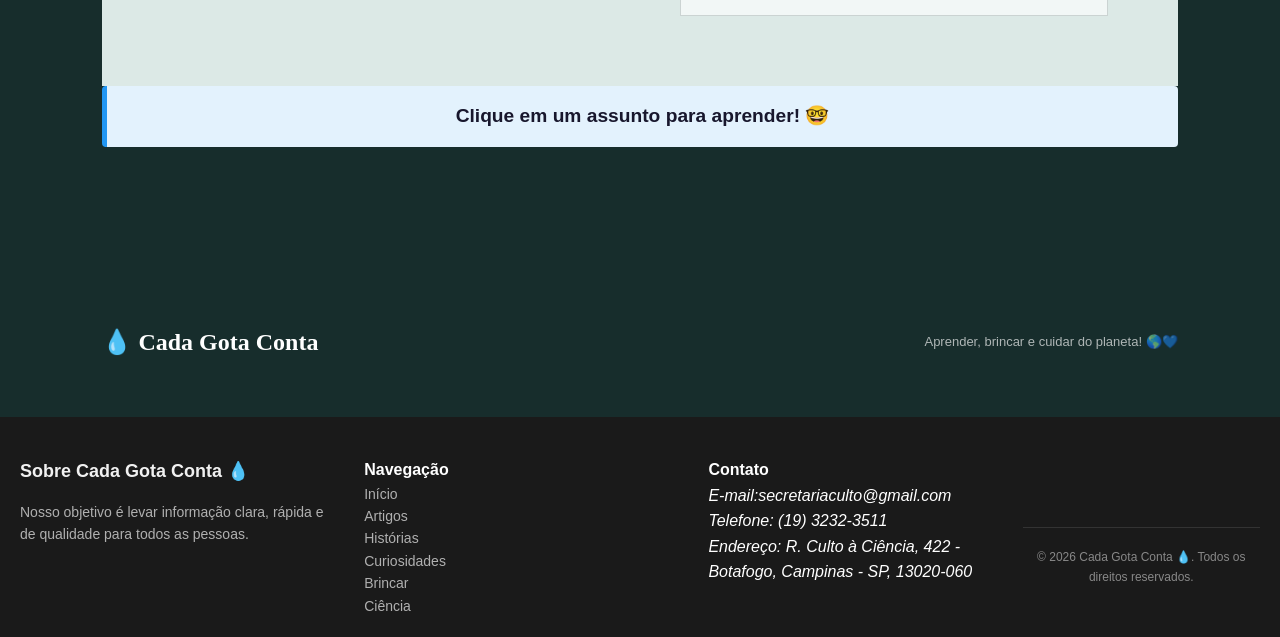
<file: mo/index.html>
<!DOCTYPE html>
<html lang="pt-BR">

<head>
    <meta charset="UTF-8">
    <meta name="viewport" content="width=device-width, initial-scale=1.0">

    <meta name="description"
        content="Cada Gota Conta — projeto educativo infantil sobre água, ODS 6 e sustentabilidade.">

    <title>Cada Gota Conta 💧</title>

    <link rel="stylesheet" href="styles.css">
</head>

<body>

    <!-- =========================
         NAVBAR
    ========================== -->

    <nav class="navbar">

        <a class="logo" href="#inicio">
            💧 Cada Gota Conta
        </a>

        <div class="nav-links">
            <a href="index.html">inicio</a>
            <a href="#sobre">Sobre</a>
            <a href="#historias">Histórias</a>
            <a href="#dados">Curiosidades</a>
            <a href="Brincar.html">Brincar</a>
            <a href="#ciencia">Ciência</a>

            <button class="search-icon" id="openSearch" aria-label="Abrir pesquisa">
                🔎
            </button>
        </div>

    </nav>


    <!-- =========================
         HERO
    ========================== -->

    <header class="hero" id="inicio">

        <div class="hero-text">

            <p class="eyebrow">
                💧 ODS 6 • ÁGUA POTÁVEL E SANEAMENTO
            </p>

            <h1>
                Cada Gota<br>
                <span>Conta!</span>
            </h1>

            <p>
                Vamos descobrir juntos como a água é importante para as pessoas, os animais, as plantas e todo o nosso
                planeta! 🌎💙
            </p>

            <a class="primary-btn" href="#sobre">
                Começar a aventura 🚀
            </a>

        </div>


        <div class="hero-art">

            <div class="ring"></div>

            <div class="drop">
                💧
            </div>

            <div class="sprout">
                🌱
            </div>

        </div>

    </header>


    <main>

        <!-- =========================
             SOBRE
        ========================== -->

        <section class="intro section" id="sobre">

            <div>

                <p class="eyebrow">
                    🌎 SOBRE A MISSÃO
                </p>

                <h2>
                    Água limpa para todos!
                </h2>

            </div>

            <p>
                A ODS 6 é uma missão mundial que busca garantir água potável e saneamento para todas as pessoas. Cada um
                de nós pode ajudar cuidando melhor desse recurso tão importante! 💧
            </p>

        </section>


        <!-- =========================
             HISTÓRIAS
        ========================== -->

        <section class="cards section" id="historias">

            <div class="section-heading">

                <p class="eyebrow">
                    📚 VAMOS DESCOBRIR
                </p>

                <h2>
                    A aventura da água!
                </h2>

            </div>


            <div class="grid three">

                <article class="card story">

                    <span>💧 01</span>

                    <h3>
                        Do rio à torneira
                    </h3>

                    <p>
                        Descubra como a água pode sair da natureza, passar por tratamentos e chegar até a sua casa.
                    </p>

                </article>


                <article class="card story">

                    <span>☁️ 02</span>

                    <h3>
                        Uma gota viajante
                    </h3>

                    <p>
                        A água viaja pelos rios, mares, nuvens e chuva. Ela está sempre em movimento!
                    </p>

                </article>


                <article class="card story">

                    <span>🌵 03</span>

                    <h3>
                        Quando a água falta
                    </h3>

                    <p>
                        A poluição, as secas e o desperdício podem dificultar o acesso à água.
                    </p>

                </article>

            </div>

        </section>


        <!-- =========================
             DADOS
        ========================== -->

        <section class="data-section section" id="dados">

            <div class="section-heading">

                <p class="eyebrow">
                    🔍 CURIOSIDADES
                </p>

                <h2>
                    Você sabia?
                </h2>

            </div>


            <div class="data-carousel">

                <button class="data-carousel-btn" id="prevData" aria-label="Curiosidade anterior">
                    ←
                </button>


                <div class="data-carousel-window">

                    <div class="data-carousel-track" id="dataTrack">

                        <article class="stat">

                            <strong>
                                71%
                            </strong>

                            <span>
                                da superfície da Terra é coberta por água! 🌎
                            </span>

                        </article>


                        <article class="stat">

                            <strong>
                                97%
                            </strong>

                            <span>
                                da água do planeta está nos oceanos e mares. 🌊
                            </span>

                        </article>


                        <article class="stat">

                            <strong>
                                ODS 6
                            </strong>

                            <span>
                                é a missão mundial dedicada à água
                                e ao saneamento. 💧
                            </span>

                        </article>


                        <article class="stat">

                            <strong>
                                1 🌍
                            </strong>

                            <span>
                                planeta que todos precisamos cuidar juntos!
                            </span>

                        </article>

                    </div>

                </div>


                <button class="data-carousel-btn" id="nextData" aria-label="Próxima curiosidade">
                    →
                </button>

            </div>


            <div class="data-carousel-dots">

                <button class="data-dot active" data-slide="0"></button>
                <button class="data-dot" data-slide="1"></button>
                <button class="data-dot" data-slide="2"></button>
                <button class="data-dot" data-slide="3"></button>

            </div>

        </section>


        <!-- =========================
             CIÊNCIA
        ========================== -->

        <section class="science section" id="ciencia">

            <div class="science-box">

                <div>

                    <p class="eyebrow">
                        🔬 LABORATÓRIO DA GOTINHA
                    </p>

                    <h2>
                        Ciência é uma aventura!
                    </h2>

                    <p>
                        Clique nos assuntos para descobrir curiosidades sobre a água.
                    </p>

                </div>


                <div class="science-list">

                    <button
                        data-science="O ciclo da água acontece quando a água evapora, forma nuvens e volta para a Terra em forma de chuva! ☁️🌧️"
                        onclick="window.location.href='ciclo.html'">
                        💧 Ciclo da água
                    </button>


                    <button
                        data-science="Água limpa é importante para nossa saúde. Por isso devemos evitar jogar lixo nos rios! 🚯"
                        onclick="window.location.href='qualidade.html'">
                        🔬 Qualidade da água
                    </button>

                    <button
                        data-science="As bacias hidrográficas são regiões onde a água da chuva se junta e segue para rios e outros cursos d'água! 🌱"
                        onclick="window.location.href='bacias.html'">
                        🌱 Bacias hidrográficas
                    </button>

                    <button
                        data-science="Antes de chegar até nossas casas, a água pode passar por processos de tratamento para ficar adequada para o consumo. 🚰"
                        onclick="window.location.href='tratamento.html'">
                        🚰 Tratamento
                    </button>

                </div>

            </div>


          <div class="science-result" id="scienceResult" style="background-color: #e3f2fd; border-left: 5px solid #2196f3; padding: 15px; font-size: 1.2rem; font-weight: bold; border-radius: 4px; text-align: center;">
    Clique em um assunto para aprender! 🤓
</div>


        </section>


           <!-- =========================
         CHATBOT
    ========================== -->

    <div class="chatbot" id="chatbot">

        <div class="chat-header">

            <div>

                <strong>
                    💧 Gotinha Amiga
                </strong>

                <small>
                    Vamos aprender juntos!
                </small>

            </div>


            <button id="closeChat" aria-label="Fechar conversa">

                ×

            </button>

        </div>


        <div class="chat-messages" id="chatMessages">

            <div class="bot-msg">
                Oi! Eu sou a Gotinha Amiga! 💧 Me pergunte algo sobre água ou escolha uma pergunta abaixo!
            </div>

        </div>


        <div class="chat-suggestions">

            <button data-question="Por que a água é importante?">
                Por que a água é importante?
            </button>

            <button data-question="Como posso economizar água?">
                Como economizar?
            </button>

            <button data-question="O que é ODS 6?">
                O que é ODS 6?
            </button>

        </div>


        <form id="chatForm">

            <input type="text" id="chatInput" placeholder="Escreva aqui..." autocomplete="off">

            <button type="submit">
                ➤
            </button>

        </form>

    </div>


    <button class="chat-fab" id="chatFab" aria-label="Abrir Gotinha Amiga">

        💬

    </button>


    <!-- =========================
         PESQUISA
    ========================== -->

    <div class="search-overlay" id="searchOverlay">

        <div class="search-container">

            <button class="close-btn" id="closeSearch">

                ×

            </button>


            <input type="text" class="search-input" id="searchInput" placeholder="O que você quer descobrir? 🔎">


            <div id="searchResults"></div>

        </div>

    </div>


    <!-- =========================
         FOOTER
    ========================== -->

    <footer>

        <strong>
            💧 Cada Gota Conta
        </strong>

        <span>
            Aprender, brincar e cuidar do planeta! 🌎💙
        </span>

    </footer>


    <!-- =========================
         JAVASCRIPT
    ========================== -->

    <script>
        /* =========================
                   CARROSSEL
                ========================== */

        const dataTrack =
            document.getElementById("dataTrack");

        const prevData =
            document.getElementById("prevData");

        const nextData =
            document.getElementById("nextData");

        const dataDots =
            document.querySelectorAll(".data-dot");

        let currentData = 0;


        function getDataCardsPerView() {

            if (window.innerWidth <= 700) {
                return 1;
            }

            if (window.innerWidth <= 1100) {
                return 2;
            }

            return 4;
        }


        function updateDataCarousel() {

            const cardsPerView =
                getDataCardsPerView();

            const totalCards = 4;

            const maxPosition =
                Math.max(
                    0,
                    totalCards - cardsPerView
                );


            if (currentData < 0) {
                currentData = 0;
            }


            if (currentData > maxPosition) {
                currentData = maxPosition;
            }


            const cardWidth =
                100 / cardsPerView;


            dataTrack.style.transform =
                `translateX(-${currentData * cardWidth}%)`;


            dataDots.forEach(function (dot, index) {

                dot.classList.toggle(
                    "active",
                    index === currentData
                );

            });


            prevData.disabled =
                currentData === 0;

            nextData.disabled =
                currentData === maxPosition;

        }


        nextData.addEventListener(
            "click",
            function () {

                currentData++;

                updateDataCarousel();

            }
        );


        prevData.addEventListener(
            "click",
            function () {

                currentData--;

                updateDataCarousel();

            }
        );


        dataDots.forEach(function (dot) {

            dot.addEventListener(
                "click",
                function () {

                    currentData =
                        Number(
                            dot.dataset.slide
                        );

                    updateDataCarousel();

                }
            );

        });


        window.addEventListener(
            "resize",
            updateDataCarousel
        );


        updateDataCarousel();


        /* =========================
           CIÊNCIA INTERATIVA
        ========================== */

        const scienceButtons =
            document.querySelectorAll(".science-list button");

        const scienceResult =
            document.getElementById("scienceResult");


        scienceButtons.forEach(function (button) {

            button.addEventListener(
                "click",
                function () {

                    scienceResult.textContent =
                        button.dataset.science;

                }
            );

        });


        /* =========================
           QUIZ
        ========================== */

        const questions = [

            {
                q: "Qual atitude ajuda a economizar água?",
                a: [
                    "Fechar a torneira enquanto escova os dentes",
                    "Deixar a torneira aberta",
                    "Brincar com água por horas"
                ],
                c: 0
            },

            {
                q: "Onde encontramos grande parte da água salgada do planeta?",
                a: [
                    "Nos oceanos",
                    "Nas nuvens",
                    "Nas árvores"
                ],
                c: 0
            },

            {
                q: "Por que devemos evitar jogar lixo nos rios?",
                a: [
                    "Porque o lixo pode poluir a água",
                    "Porque o rio desaparece",
                    "Porque a água fica mais colorida"
                ],
                c: 0
            },

            {
                q: "A água é importante para...",
                a: [
                    "Pessoas, animais e plantas",
                    "Apenas peixes",
                    "Apenas máquinas"
                ],
                c: 0
            }

        ];


        let quizIndex = 0;

        let score = 0;

        let answered = false;


        function loadQuiz() {

            answered = false;

            const question =
                questions[quizIndex];

            document.getElementById(
                "quizQuestion"
            ).textContent =
                question.q;


            const options =
                document.getElementById(
                    "quizOptions"
                );

            options.innerHTML = "";


            document.getElementById(
                "quizResult"
            ).textContent = "";


            document.getElementById(
                "quizProgress"
            ).style.width =
                `${(quizIndex / questions.length) * 100}%`;


            question.a.forEach(
                function (answer, index) {

                    const button =
                        document.createElement("button");

                    button.textContent =
                        answer;

                    button.addEventListener(
                        "click",
                        function () {
                            answerQuiz(index);
                        }
                    );

                    options.appendChild(button);

                }
            );

        }


        function answerQuiz(selected) {

            if (answered) {
                return;
            }

            answered = true;

            const correct =
                selected === questions[quizIndex].c;


            const result =
                document.getElementById(
                    "quizResult"
                );


            if (correct) {

                result.textContent =
                    "🎉 Muito bem! Você acertou!";

                score++;

                document.getElementById(
                    "quizScore"
                ).textContent =
                    score;

            } else {

                result.textContent =
                    "💧 Quase! Continue aprendendo e tente a próxima!";

            }


            const buttons =
                document.querySelectorAll(
                    "#quizOptions button"
                );


            buttons.forEach(
                function (button, index) {

                    button.disabled = true;

                    if (
                        index ===
                        questions[quizIndex].c
                    ) {

                        button.classList.add(
                            "correct"
                        );

                    }

                }
            );

        }


        document.getElementById(
            "nextQuiz"
        ).addEventListener(
            "click",
            function () {

                quizIndex++;

                if (
                    quizIndex >=
                    questions.length
                ) {

                    quizIndex = 0;

                    score = 0;

                    document.getElementById(
                        "quizScore"
                    ).textContent =
                        score;

                }


                loadQuiz();

            }
        );


        loadQuiz();


        /* =========================
           JOGO DAS GOTINHAS
        ========================== */

        let drops = 0;


        const missions = [

            "Missão: feche a torneira enquanto escova os dentes! 🪥",

            "Missão: use apenas a água necessária! 💧",

            "Missão: avise um adulto se encontrar um vazamento! 🔧",

            "Missão: não jogue lixo nos rios! 🌊",

            "Missão: ajude sua família a cuidar da água! 💙"

        ];


        const dropGame =
            document.getElementById(
                "dropGame"
            );


        dropGame.addEventListener(
            "click",
            function () {

                drops++;

                document.getElementById(
                    "dropCount"
                ).textContent =
                    drops;


                const randomMission =
                    missions[
                    Math.floor(
                        Math.random() *
                        missions.length
                    )
                    ];


                document.getElementById(
                    "waterMission"
                ).textContent =
                    randomMission;


                dropGame.classList.remove(
                    "pop"
                );


                void dropGame.offsetWidth;


                dropGame.classList.add(
                    "pop"
                );

            }
        );


        /* =========================
           CHATBOT
        ========================== */

        const chatbot =
            document.getElementById(
                "chatbot"
            );

        const chatFab =
            document.getElementById(
                "chatFab"
            );

        const closeChat =
            document.getElementById(
                "closeChat"
            );

        const chatForm =
            document.getElementById(
                "chatForm"
            );

        const chatInput =
            document.getElementById(
                "chatInput"
            );

        const chatMessages =
            document.getElementById(
                "chatMessages"
            );


        chatFab.addEventListener(
            "click",
            function () {

                chatbot.classList.add(
                    "active"
                );

            }
        );


        closeChat.addEventListener(
            "click",
            function () {

                chatbot.classList.remove(
                    "active"
                );

            }
        );


        function addMessage(
            text,
            type
        ) {

            const message =
                document.createElement(
                    "div"
                );

            message.className =
                type === "user" ?
                    "user-msg" :
                    "bot-msg";

            message.textContent =
                text;

            chatMessages.appendChild(
                message
            );

            chatMessages.scrollTop =
                chatMessages.scrollHeight;

        }


        function getBotResponse(text) {

            const message =
                text.toLowerCase();


            if (
                message.includes("economizar") ||
                message.includes("economia")
            ) {

                return "💧 Você pode fechar a torneira quando não estiver usando e evitar desperdícios!";

            }


            if (
                message.includes("ods 6")
            ) {

                return "🌎 A ODS 6 é um objetivo que busca garantir água potável e saneamento para todos!";

            }


            if (
                message.includes("importante") ||
                message.includes("água")
            ) {

                return "💙 A água é essencial para a vida das pessoas, animais e plantas!";

            }


            return "💧 Que pergunta legal! A água é muito importante para nosso planeta. Continue explorando o site!";

        }


        chatForm.addEventListener(
            "submit",
            function (event) {

                event.preventDefault();

                const text =
                    chatInput.value.trim();


                if (!text) {
                    return;
                }


                addMessage(
                    text,
                    "user"
                );


                setTimeout(
                    function () {

                        addMessage(
                            getBotResponse(text),
                            "bot"
                        );

                    },
                    400
                );


                chatInput.value = "";

            }
        );


        document
            .querySelectorAll(
                ".chat-suggestions button"
            )
            .forEach(
                function (button) {

                    button.addEventListener(
                        "click",
                        function () {

                            const question =
                                button.dataset.question;

                            addMessage(
                                question,
                                "user"
                            );


                            setTimeout(
                                function () {

                                    addMessage(
                                        getBotResponse(question),
                                        "bot"
                                    );

                                },
                                300
                            );

                        }
                    );

                }
            );


        /* =========================
           PESQUISA
        ========================== */

        const openSearch =
            document.getElementById(
                "openSearch"
            );

        const closeSearch =
            document.getElementById(
                "closeSearch"
            );

        const searchOverlay =
            document.getElementById(
                "searchOverlay"
            );

        const searchInput =
            document.getElementById(
                "searchInput"
            );


        openSearch.addEventListener(
            "click",
            function () {

                searchOverlay.classList.add(
                    "active"
                );

                searchInput.focus();

            }
        );


        closeSearch.addEventListener(
            "click",
            function () {

                searchOverlay.classList.remove(
                    "active"
                );

            }
        );


        searchInput.addEventListener(
            "input",
            function () {

                const results =
                    document.getElementById(
                        "searchResults"
                    );

                const value =
                    searchInput.value.toLowerCase();


                if (!value) {

                    results.textContent = "";

                    return;

                }


                if (
                    value.includes("água")
                ) {

                    results.textContent =
                        "💧 Dica: explore as seções Histórias, Ciência e Quiz para aprender mais sobre a água!";

                } else {

                    results.textContent =
                        "🔎 Continue explorando! Tente pesquisar: água, ODS 6, rios ou economia.";

                }

            }
        );
    </script>
    
    <footer class="site-footer">
<div class="footer-content">
<!-- Sobre o site -->
<div class="footer-section">
<h3>Sobre Cada Gota Conta 💧</h3>
<p>Nosso objetivo é levar informação clara, rápida e de qualidade para todos as pessoas.</p>
</div>
 
    <!-- Links rápidos -->
<div class="footer-section">
<h4>Navegação</h4>
<ul>
<li><a href="#inicio">Início</a></li>
<li><a href="#sobre">Artigos</a></li>
<li><a href="#historias">Histórias</a></li>
<li><a href="#dados">Curiosidades</a></li>
<li><a href="Brincar.html">Brincar</a></li>
<li><a href="#ciencia">Ciência</a></li>
</ul>
</div>
 
    <!-- Contato -->
<div class="footer-section">
<h4>Contato</h4>
<address>

        E-mail:secretariaculto@gmail.com <br>

        Telefone: (19) 3232-3511 <br>

        Endereço: R. Culto à Ciência, 422 - Botafogo, Campinas - SP, 13020-060
</address>
</div>
</div>
 
  <!-- Direitos Autorais -->
<div class="footer-bottom">
<p>&copy; 2026 Cada Gota Conta 💧. Todos os direitos reservados.</p>
<style> .site-footer {

  background-color: #1a1a1a;

  color: #ffffff;

  padding: 40px 20px 20px 20px;

  font-family: Arial, sans-serif;

}
 
.footer-content {

  display: flex;

  flex-wrap: wrap;

  justify-content: space-between;

  max-width: 1200px;

  margin: 0 auto;

  gap: 30px;

}
 
.footer-section {

  flex: 1;

  min-width: 220px;

}
 
.footer-section h3 {

  font-size: 18px;

  margin-bottom: 15px;

  color: #f1f1f1;

}
 
.footer-section p, .footer-section ul {

  font-size: 14px;

  color: #b0b0b0;

  line-height: 1.6;

}
 
.footer-section ul {

  list-style: none;

  padding: 0;

}
 
.footer-section ul li a {

  color: #b0b0b0;

  text-decoration: none;

}
 
.footer-section ul li a:hover {

  color: #ffffff;

  text-decoration: underline;

}
 
.footer-bottom {

  text-align: center;

  margin-top: 40px;

  padding-top: 20px;

  border-top: 1px solid #333333;

  font-size: 12px;

  color: #888888;

}

 </style>
</div>
</footer>

 

</body>

</html>
</file>
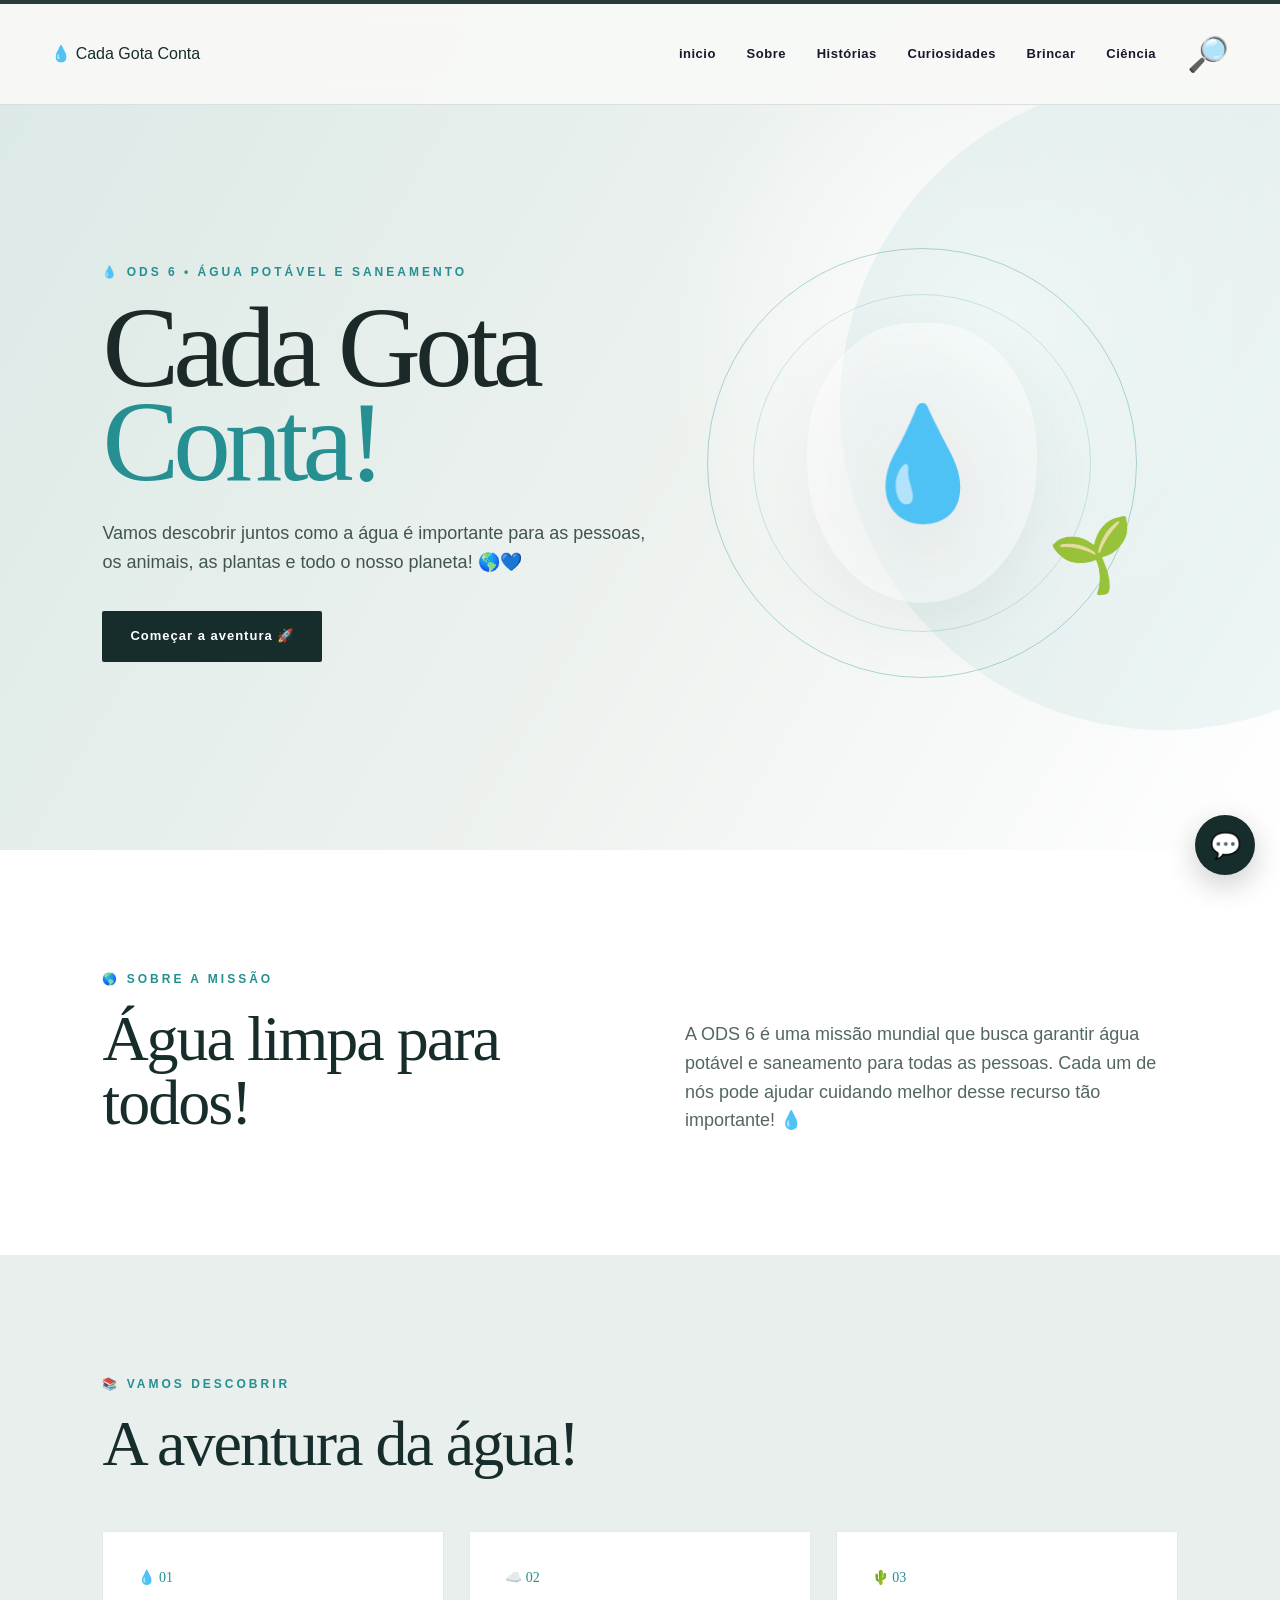
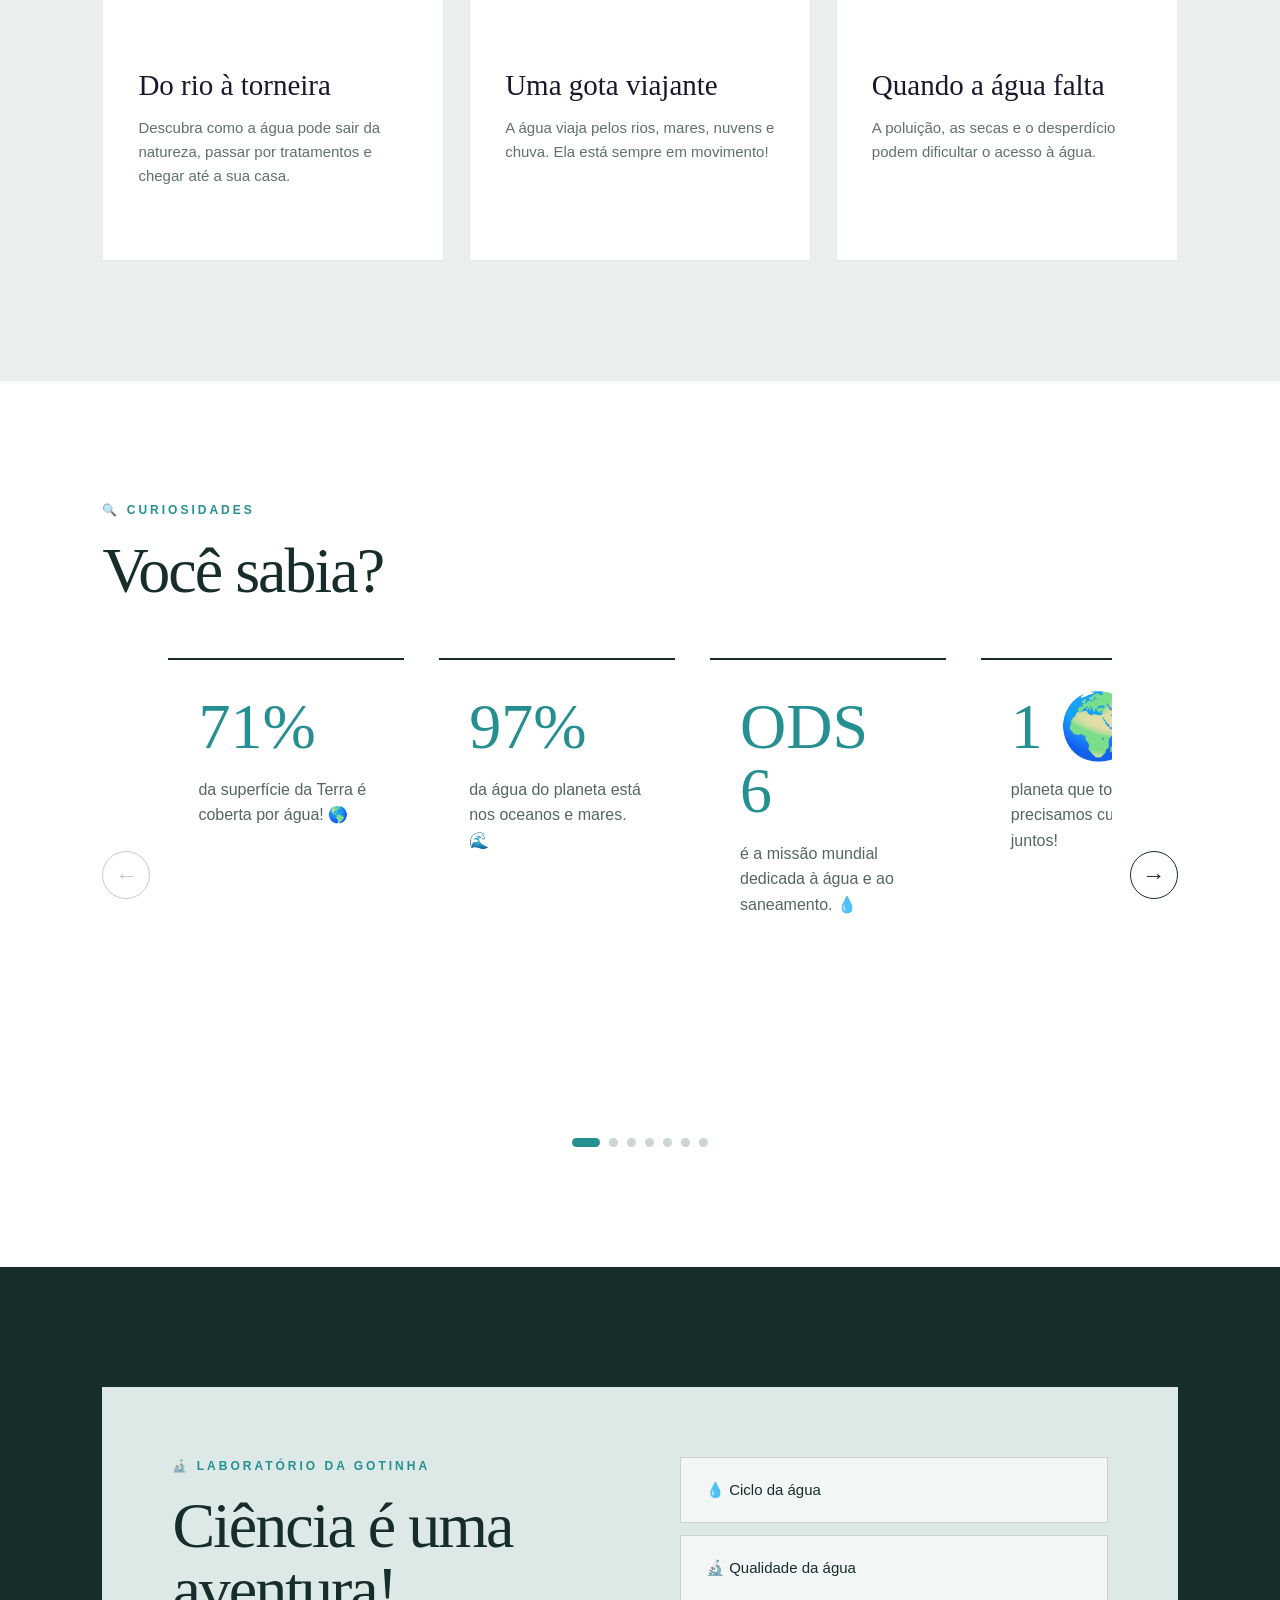
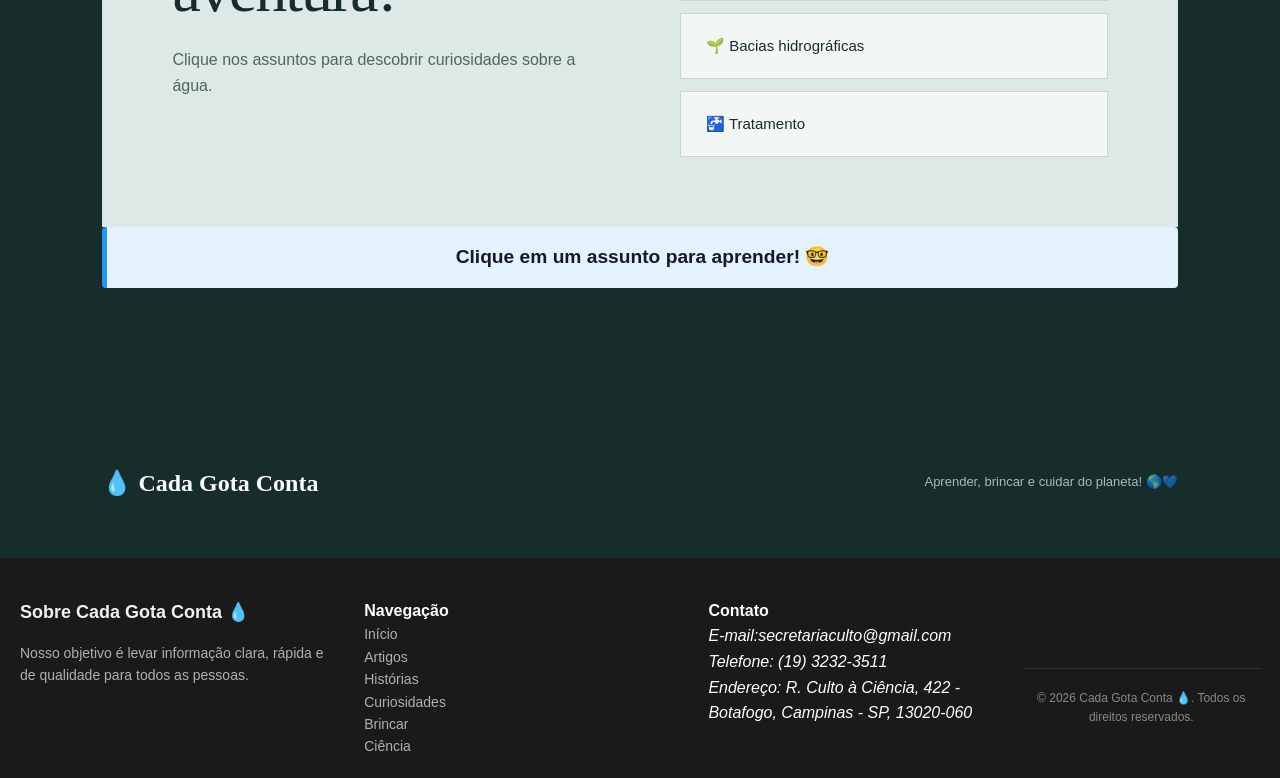
<file: Ods 6/index.html>
<!DOCTYPE html>
<html lang="pt-BR">
 
<head>
    <meta charset="UTF-8">
    <meta name="viewport" content="width=device-width, initial-scale=1.0">
 
    <meta name="description"
        content="Cada Gota Conta — projeto educativo infantil sobre água, ODS 6 e sustentabilidade.">
 
    <title>Cada Gota Conta 💧</title>
 
    <link rel="stylesheet" href="styles.css">
</head>
 
<body>
 
    <!-- =========================
         NAVBAR
    ========================== -->
 
    <nav class="navbar">
 
        <a class="logo" href="#inicio">
            💧 Cada Gota Conta
        </a>
 
        <div class="nav-links">
            <a href="index.html">inicio</a>
            <a href="#sobre">Sobre</a>
            <a href="#historias">Histórias</a>
            <a href="#dados">Curiosidades</a>
            <a href="Brincar.html">Brincar</a>
            <a href="#ciencia">Ciência</a>
 
            <button class="search-icon" id="openSearch" aria-label="Abrir pesquisa">
                🔎
            </button>
        </div>
 
    </nav>
 
 
    <!-- =========================
         HERO
    ========================== -->
 
    <header class="hero" id="inicio">
 
        <div class="hero-text">
 
            <p class="eyebrow">
                💧 ODS 6 • ÁGUA POTÁVEL E SANEAMENTO
            </p>
 
            <h1>
                Cada Gota<br>
                <span>Conta!</span>
            </h1>
 
            <p>
                Vamos descobrir juntos como a água é importante para as pessoas, os animais, as plantas e todo o nosso
                planeta! 🌎💙
            </p>
 
            <a class="primary-btn" href="#sobre">
                Começar a aventura 🚀
            </a>
 
        </div>
 
 
        <div class="hero-art">
 
            <div class="ring"></div>
 
            <div class="drop">
                💧
            </div>
 
            <div class="sprout">
                🌱
            </div>
 
        </div>
 
    </header>
 
 
    <main>
 
        <!-- =========================
             SOBRE
        ========================== -->
 
        <section class="intro section" id="sobre">
 
            <div>
 
                <p class="eyebrow">
                    🌎 SOBRE A MISSÃO
                </p>
 
                <h2>
                    Água limpa para todos!
                </h2>
 
            </div>
 
            <p>
                A ODS 6 é uma missão mundial que busca garantir água potável e saneamento para todas as pessoas. Cada um
                de nós pode ajudar cuidando melhor desse recurso tão importante! 💧
            </p>
 
        </section>
 
 
        <!-- =========================
             HISTÓRIAS
        ========================== -->
 
        <section class="cards section" id="historias">
 
            <div class="section-heading">
 
                <p class="eyebrow">
                    📚 VAMOS DESCOBRIR
                </p>
 
                <h2>
                    A aventura da água!
                </h2>
 
            </div>
 
 
            <div class="grid three">
 
                <article class="card story">
 
                    <span>💧 01</span>
 
                    <h3>
                        Do rio à torneira
                    </h3>
 
                    <p>
                        Descubra como a água pode sair da natureza, passar por tratamentos e chegar até a sua casa.
                    </p>
 
                </article>
 
 
                <article class="card story">
 
                    <span>☁️ 02</span>
 
                    <h3>
                        Uma gota viajante
                    </h3>
 
                    <p>
                        A água viaja pelos rios, mares, nuvens e chuva. Ela está sempre em movimento!
                    </p>
 
                </article>
 
 
                <article class="card story">
 
                    <span>🌵 03</span>
 
                    <h3>
                        Quando a água falta
                    </h3>
 
                    <p>
                        A poluição, as secas e o desperdício podem dificultar o acesso à água.
                    </p>
 
                </article>
 
            </div>
 
        </section>
 
 
        <!-- =========================
             DADOS
        ========================== -->
 
        <!-- =========================
             DADOS (CORRIGIDO)
        ========================== -->
        <section class="data-section section" id="dados">
 
            <div class="section-heading">
                <p class="eyebrow">🔍 CURIOSIDADES</p>
                <h2>Você sabia?</h2>
            </div>
 
            <div class="data-carousel">
 
                <button class="data-carousel-btn" id="prevData" aria-label="Curiosidade anterior">
                    ←
                </button>
 
                <div class="data-carousel-window">
                    <!-- Abertura correta do Track -->
                    <div class="data-carousel-track" id="dataTrack">
 
                        <article class="stat">
                            <strong>71%</strong>
                            <span>da superfície da Terra é coberta por água! 🌎</span>
                        </article>
 
                        <article class="stat">
                            <strong>97%</strong>
                            <span>da água do planeta está nos oceanos e mares. 🌊</span>
                        </article>
 
                        <article class="stat">
                            <strong>ODS 6</strong>
                            <span>é a missão mundial dedicada à água e ao saneamento. 💧</span>
                        </article>
 
                        <article class="stat">
                            <strong>1 🌍</strong>
                            <span>planeta que todos precisamos cuidar juntos!</span>
                        </article>
 
                        <article class="stat">
                            <strong>Estresse hídrico</strong>
                            <span>Estudo do Instituto Trata Brasil aponta que 37,8% de toda água tratada no país é
                                perdida antes de chegar às residências. 🚰</span>
                        </article>
 
                        <article class="stat">
                            <strong>Falta de acesso</strong>
                            <span>à água potável atinge 33 milhões de pessoas no Brasil !</span>
                        </article>
 
                        <article class="stat">
                            <strong>O futuro </strong>
                            <span>Uma privatização selvagem avança no setor. Eleva tarifas e sucateia serviços.</span>
                        </article>
 
                        <article class="stat">
                            <strong>Água doce </strong>
                            <span>O MapBiomas constatou que a redução da superfície de água atingiu quase a metade dos
                                municípios. Em um ano, rios, lagos e lagoas do país encolheram 400 mil hectares.</span>
                        </article>
 
                        <article class="stat">
                            <strong>Em crise</strong>
                            <span>Em agosto de 2025, a Agência Nacional de Águas e Saneamento Básico (ANA), declarou
                                situação crítica de escassez hídrica...💦</span>
                        </article>
 
                        <article class="stat">
                            <strong>A escassez </strong>
                            <span>Afeta o abastecimento humano, a agricultura e a geração de energia.</span>
                        </article>
 
                        <article class="stat">
                            <strong>Desperdício</strong>
                            <span>O país ainda desperdiça cerca de 40% da água tratada antes de chegar às
                                torneiras.</span>
                        </article>
 
                        <article class="stat">
                            <strong>Redução de Rios</strong>
                            <span>Biomas como o Pantanal e a Amazônia sofrem perdas severas devido a secas extremas e
                                mudanças climáticas.</span>
                        </article>
 
                    </div> <!-- CORREÇÃO: Fechamento do #dataTrack no lugar certo -->
                </div> <!-- CORREÇÃO: Fechamento da janela no lugar certo -->
                <button class="data-carousel-btn" id="nextData" aria-label="Próxima curiosidade">
                    →
                </button>
 
            </div>
 
            <!-- CORREÇÃO: Ajustado para refletir a quantidade real de itens do carrossel -->
            <div class="data-carousel-dots">
                <button class="data-dot active" data-slide="0"></button>
                <button class="data-dot" data-slide="1"></button>
                <button class="data-dot" data-slide="2"></button>
                <button class="data-dot" data-slide="3"></button>
                <button class="data-dot" data-slide="4"></button>
                <button class="data-dot" data-slide="5"></button>
                <button class="data-dot" data-slide="6"></button>
            </div>
 
        </section>
 
 
        <!-- =========================
             CIÊNCIA
        ========================== -->
 
        <section class="science section" id="ciencia">
 
            <div class="science-box">
 
                <div>
 
                    <p class="eyebrow">
                        🔬 LABORATÓRIO DA GOTINHA
                    </p>
 
                    <h2>
                        Ciência é uma aventura!
                    </h2>
 
                    <p>
                        Clique nos assuntos para descobrir curiosidades sobre a água.
                    </p>
 
                </div>
 
 
                <div class="science-list">
 
                    <button
                        data-science="O ciclo da água acontece quando a água evapora, forma nuvens e volta para a Terra em forma de chuva! ☁️🌧️"
                        onclick="window.location.href='ciclo.html'">
                        💧 Ciclo da água
                    </button>
 
 
                    <button
                        data-science="Água limpa é importante para nossa saúde. Por isso devemos evitar jogar lixo nos rios! 🚯"
                        onclick="window.location.href='qualidade.html'">
                        🔬 Qualidade da água
                    </button>
 
                    <button
                        data-science="As bacias hidrográficas são regiões onde a água da chuva se junta e segue para rios e outros cursos d'água! 🌱"
                        onclick="window.location.href='bacias.html'">
                        🌱 Bacias hidrográficas
                    </button>
 
                    <button
                        data-science="Antes de chegar até nossas casas, a água pode passar por processos de tratamento para ficar adequada para o consumo. 🚰"
                        onclick="window.location.href='tratamento.html'">
                        🚰 Tratamento
                    </button>
 
                </div>
 
            </div>
 
 
            <div class="science-result" id="scienceResult"
                style="background-color: #e3f2fd; border-left: 5px solid #2196f3; padding: 15px; font-size: 1.2rem; font-weight: bold; border-radius: 4px; text-align: center;">
                Clique em um assunto para aprender! 🤓
            </div>
 
 
        </section>
 
 
        <!-- =========================
         CHATBOT
    ========================== -->
 
        <div class="chatbot" id="chatbot">
 
            <div class="chat-header">
 
                <div>
 
                    <strong>
                        💧 Gotinha Amiga
                    </strong>
 
                    <small>
                        Vamos aprender juntos!
                    </small>
 
                </div>
 
 
                <button id="closeChat" aria-label="Fechar conversa">
 
                    ×
 
                </button>
 
            </div>
 
 
            <div class="chat-messages" id="chatMessages">
 
                <div class="bot-msg">
                    Oi! Eu sou a Gotinha Amiga! 💧 Me pergunte algo sobre água ou escolha uma pergunta abaixo!
                </div>
 
            </div>
 
 
            <div class="chat-suggestions">
 
                <button data-question="Por que a água é importante?">
                    Por que a água é importante?
                </button>
 
                <button data-question="Como posso economizar água?">
                    Como economizar?
                </button>
 
                <button data-question="O que é ODS 6?">
                    O que é ODS 6?
                </button>
 
            </div>
 
 
            <form id="chatForm">
 
                <input type="text" id="chatInput" placeholder="Escreva aqui..." autocomplete="off">
 
                <button type="submit">
                    ➤
                </button>
 
            </form>
 
        </div>
 
 
        <button class="chat-fab" id="chatFab" aria-label="Abrir Gotinha Amiga">
 
            💬
 
        </button>
 
 
        <!-- =========================
         PESQUISA
    ========================== -->
 
        <div class="search-overlay" id="searchOverlay">
 
            <div class="search-container">
 
                <button class="close-btn" id="closeSearch">
 
                    ×
 
                </button>
 
 
                <input type="text" class="search-input" id="searchInput" placeholder="O que você quer descobrir? 🔎">
 
 
                <div id="searchResults"></div>
 
            </div>
 
        </div>
 
 
        <!-- =========================
         FOOTER
    ========================== -->
 
        <footer>
 
            <strong>
                💧 Cada Gota Conta
            </strong>
 
            <span>
                Aprender, brincar e cuidar do planeta! 🌎💙
            </span>
 
        </footer>
 
 
        <!-- =========================
         JAVASCRIPT
    ========================== -->
 
        <script>
            /* =========================
                       CARROSSEL
                    ========================== */
 
            const dataTrack =
                document.getElementById("dataTrack");
 
            const prevData =
                document.getElementById("prevData");
 
            const nextData =
                document.getElementById("nextData");
 
            const dataDots =
                document.querySelectorAll(".data-dot");
 
            let currentData = 0;
 
 
            function getDataCardsPerView() {
 
                if (window.innerWidth <= 700) {
                    return 1;
                }
 
                if (window.innerWidth <= 1100) {
                    return 2;
                }
 
                return 4;
            }
 
 
            function updateDataCarousel() {
 
                const cardsPerView =
                    getDataCardsPerView();
 
                const totalCards = 13;
 
                const maxPosition =
                    Math.max(
                        0,
                        totalCards - cardsPerView
                    );
 
 
                if (currentData < 0) {
                    currentData = 0;
                }
 
 
                if (currentData > maxPosition) {
                    currentData = maxPosition;
                }
 
 
                const cardWidth =
                    100 / cardsPerView;
 
 
                dataTrack.style.transform =
                    `translateX(-${currentData * cardWidth}%)`;
 
 
                dataDots.forEach(function (dot, index) {
 
                    dot.classList.toggle(
                        "active",
                        index === currentData
                    );
 
                });
 
 
                prevData.disabled =
                    currentData === 0;
 
                nextData.disabled =
                    currentData === maxPosition;
 
            }
 
 
            nextData.addEventListener(
                "click",
                function () {
 
                    currentData++;
 
                    updateDataCarousel();
 
                }
            );
 
 
            prevData.addEventListener(
                "click",
                function () {
 
                    currentData--;
 
                    updateDataCarousel();
 
                }
            );
 
 
            dataDots.forEach(function (dot) {
 
                dot.addEventListener(
                    "click",
                    function () {
 
                        currentData =
                            Number(
                                dot.dataset.slide
                            );
 
                        updateDataCarousel();
 
                    }
                );
 
            });
 
 
            window.addEventListener(
                "resize",
                updateDataCarousel
            );
 
 
            updateDataCarousel();
 
 
            /* =========================
               CIÊNCIA INTERATIVA
            ========================== */
 
            const scienceButtons =
                document.querySelectorAll(".science-list button");
 
            const scienceResult =
                document.getElementById("scienceResult");
 
 
          
 
  scienceButtons.forEach(function (button) {
 
                button.addEventListener(
                    "click",
                    function () {
 
                        scienceResult.textContent =
                            button.dataset.science;
 
                    }
                );
 
            });
 
 
            /* =========================
               QUIZ
            ========================== */
 
            const questions = [
 
                {
                    q: "Qual atitude ajuda a economizar água?",
                    a: [
                        "Fechar a torneira enquanto escova os dentes",
                        "Deixar a torneira aberta",
                        "Brincar com água por horas"
                    ],
                    c: 0
                },
 
                {
                    q: "Onde encontramos grande parte da água salgada do planeta?",
                    a: [
                        "Nos oceanos",
                        "Nas nuvens",
                        "Nas árvores"
                    ],
                    c: 0
                },
 
                {
                    q: "Por que devemos evitar jogar lixo nos rios?",
                    a: [
                        "Porque o lixo pode poluir a água",
                        "Porque o rio desaparece",
                        "Porque a água fica mais colorida"
                    ],
                    c: 0
                },
 
                {
                    q: "A água é importante para...",
                    a: [
                        "Pessoas, animais e plantas",
                        "Apenas peixes",
                        "Apenas máquinas"
                    ],
                    c: 0
                }
 
            ];
 
 
            let quizIndex = 0;
 
            let score = 0;
 
            let answered = false;
 
 
            function loadQuiz() {
 
                answered = false;
 
                const question =
                    questions[quizIndex];
 
                document.getElementById(
                    "quizQuestion"
                ).textContent =
                    question.q;
 
 
                const options =
                    document.getElementById(
                        "quizOptions"
                    );
 
                options.innerHTML = "";
 
 
                document.getElementById(
                    "quizResult"
                ).textContent = "";
 
 
                document.getElementById(
                    "quizProgress"
                ).style.width =
                    `${(quizIndex / questions.length) * 100}%`;
 
 
                question.a.forEach(
                    function (answer, index) {
 
                        const button =
                            document.createElement("button");
 
                        button.textContent =
                            answer;
 
                        button.addEventListener(
                            "click",
                            function () {
                                answerQuiz(index);
                            }
                        );
 
                        options.appendChild(button);
 
                    }
                );
 
            }
 
 
            function answerQuiz(selected) {
 
                if (answered) {
                    return;
                }
 
                answered = true;
 
                const correct =
                    selected === questions[quizIndex].c;
 
 
                const result =
                    document.getElementById(
                        "quizResult"
                    );
 
 
                if (correct) {
 
                    result.textContent =
                        "🎉 Muito bem! Você acertou!";
 
                    score++;
 
                    document.getElementById(
                        "quizScore"
                    ).textContent =
                        score;
 
                } else {
 
                    result.textContent =
                        "💧 Quase! Continue aprendendo e tente a próxima!";
 
                }
 
 
                const buttons =
                    document.querySelectorAll(
                        "#quizOptions button"
                    );
 
 
                buttons.forEach(
                    function (button, index) {
 
                        button.disabled = true;
 
                        if (
                            index ===
                            questions[quizIndex].c
                        ) {
 
                            button.classList.add(
                                "correct"
                            );
 
                        }
 
                    }
                );
 
            }
 
 
            document.getElementById(
                "nextQuiz"
            ).addEventListener(
                "click",
                function () {
 
                    quizIndex++;
 
                    if (
                        quizIndex >=
                        questions.length
                    ) {
 
                        quizIndex = 0;
 
                        score = 0;
 
                        document.getElementById(
                            "quizScore"
                        ).textContent =
                            score;
 
                    }
 
 
                    loadQuiz();
 
                }
            );
 
 
            loadQuiz();
 
 
            /* =========================
               JOGO DAS GOTINHAS
            ========================== */
 
            let drops = 0;
 
 
            const missions = [
 
                "Missão: feche a torneira enquanto escova os dentes! 🪥",
 
                "Missão: use apenas a água necessária! 💧",
 
                "Missão: avise um adulto se encontrar um vazamento! 🔧",
 
                "Missão: não jogue lixo nos rios! 🌊",
 
                "Missão: ajude sua família a cuidar da água! 💙"
 
            ];
 
 
            const dropGame =
                document.getElementById(
                    "dropGame"
                );
 
 
            dropGame.addEventListener(
                "click",
                function () {
 
                    drops++;
 
                    document.getElementById(
                        "dropCount"
                    ).textContent =
                        drops;
 
 
                    const randomMission =
                        missions[
                        Math.floor(
                            Math.random() *
                            missions.length
                        )
                        ];
 
 
                    document.getElementById(
                        "waterMission"
                    ).textContent =
                        randomMission;
 
 
                    dropGame.classList.remove(
                        "pop"
                    );
 
 
                    void dropGame.offsetWidth;
 
 
                    dropGame.classList.add(
                        "pop"
                    );
 
                }
            );
 
 
            /* =========================
               CHATBOT
            ========================== */
 
            const chatbot =
                document.getElementById(
                    "chatbot"
                );
 
            const chatFab =
                document.getElementById(
                    "chatFab"
                );
 
            const closeChat =
                document.getElementById(
                    "closeChat"
                );
 
            const chatForm =
                document.getElementById(
                    "chatForm"
                );
 
            const chatInput =
                document.getElementById(
                    "chatInput"
                );
 
            const chatMessages =
                document.getElementById(
                    "chatMessages"
                );
 
 
            chatFab.addEventListener(
                "click",
                function () {
 
                    chatbot.classList.add(
                        "active"
                    );
 
                }
            );
 
 
            closeChat.addEventListener(
                "click",
                function () {
 
                    chatbot.classList.remove(
                        "active"
                    );
 
                }
            );
 
 
            function addMessage(
                text,
                type
            ) {
 
                const message =
                    document.createElement(
                        "div"
                    );
 
                message.className =
                    type === "user" ?
                        "user-msg" :
                        "bot-msg";
 
                message.textContent =
                    text;
 
                chatMessages.appendChild(
                    message
                );
 
                chatMessages.scrollTop =
                    chatMessages.scrollHeight;
 
            }
 
 
            function getBotResponse(text) {
 
                const message =
                    text.toLowerCase();
 
 
                if (
                    message.includes("economizar") ||
                    message.includes("economia")
                ) {
 
                    return "💧 Você pode fechar a torneira quando não estiver usando e evitar desperdícios!";
 
                }
 
 
                if (
                    message.includes("ods 6")
                ) {
 
                    return "🌎 A ODS 6 é um objetivo que busca garantir água potável e saneamento para todos!";
 
                }
 
 
                if (
                    message.includes("importante") ||
                    message.includes("água")
                ) {
 
                    return "💙 A água é essencial para a vida das pessoas, animais e plantas!";
 
                }
 
 
                return "💧 Que pergunta legal! A água é muito importante para nosso planeta. Continue explorando o site!";
 
            }
 
 
            chatForm.addEventListener(
                "submit",
                function (event) {
 
                    event.preventDefault();
 
                    const text =
                        chatInput.value.trim();
 
 
                    if (!text) {
                        return;
                    }
 
 
                    addMessage(
                        text,
                        "user"
                    );
 
 
                    setTimeout(
                        function () {
 
                            addMessage(
                                getBotResponse(text),
                                "bot"
                            );
 
                        },
                        400
                    );
 
 
                    chatInput.value = "";
 
                }
            );
 
 
            document
                .querySelectorAll(
                    ".chat-suggestions button"
                )
                .forEach(
                    function (button) {
 
                        button.addEventListener(
                            "click",
                            function () {
 
                                const question =
                                    button.dataset.question;
 
                                addMessage(
                                    question,
                                    "user"
                                );
 
 
                                setTimeout(
                                    function () {
 
                                        addMessage(
                                            getBotResponse(question),
                                            "bot"
                                        );
 
                                    },
                                    300
                                );
 
                            }
                        );
 
                    }
                );
 
 
            /* =========================
               PESQUISA
            ========================== */
 
            const openSearch =
                document.getElementById(
                    "openSearch"
                );
 
            const closeSearch =
                document.getElementById(
                    "closeSearch"
                );
 
            const searchOverlay =
                document.getElementById(
                    "searchOverlay"
                );
 
            const searchInput =
                document.getElementById(
                    "searchInput"
                );
 
 
            openSearch.addEventListener(
                "click",
                function () {
 
                    searchOverlay.classList.add(
                        "active"
                    );
 
                    searchInput.focus();
 
                }
            );
 
 
            closeSearch.addEventListener(
                "click",
                function () {
 
                    searchOverlay.classList.remove(
                        "active"
                    );
 
                }
            );
 
 
            searchInput.addEventListener(
                "input",
                function () {
 
                    const results =
                        document.getElementById(
                            "searchResults"
                        );
 
                    const value =
                        searchInput.value.toLowerCase();
 
 
                    if (!value) {
 
                        results.textContent = "";
 
                        return;
 
                    }
 
 
                    if (
                        value.includes("água")
                    ) {
 
                        results.textContent =
                            "💧 Dica: explore as seções Histórias, Ciência e Quiz para aprender mais sobre a água!";
 
                    } else {
 
                        results.textContent =
                            "🔎 Continue explorando! Tente pesquisar: água, ODS 6, rios ou economia.";
 
                    }
 
                }
            );
        </script>
 
        <footer class="site-footer">
            <div class="footer-content">
                <!-- Sobre o site -->
                <div class="footer-section">
                    <h3>Sobre Cada Gota Conta 💧</h3>
                    <p>Nosso objetivo é levar informação clara, rápida e de qualidade para todos as pessoas.</p>
                </div>
 
                <!-- Links rápidos -->
                <div class="footer-section">
                    <h4>Navegação</h4>
                    <ul>
                        <li><a href="#inicio">Início</a></li>
                        <li><a href="#sobre">Artigos</a></li>
                        <li><a href="#historias">Histórias</a></li>
                        <li><a href="#dados">Curiosidades</a></li>
                        <li><a href="Brincar.html">Brincar</a></li>
                        <li><a href="#ciencia">Ciência</a></li>
                    </ul>
                </div>
 
                <!-- Contato -->
                <div class="footer-section">
                    <h4>Contato</h4>
                    <address>
 
                        E-mail:secretariaculto@gmail.com <br>
 
                        Telefone: (19) 3232-3511 <br>
 
                        Endereço: R. Culto à Ciência, 422 - Botafogo, Campinas - SP, 13020-060
                    </address>
                </div>
            </div>
 
            <!-- Direitos Autorais -->
            <div class="footer-bottom">
                <p>&copy; 2026 Cada Gota Conta 💧. Todos os direitos reservados.</p>
                <style>
                    .site-footer {
 
                        background-color: #1a1a1a;
 
                        color: #ffffff;
 
                        padding: 40px 20px 20px 20px;
 
                        font-family: Arial, sans-serif;
 
                    }
 
                    .footer-content {
 
                        display: flex;
 
                        flex-wrap: wrap;
 
                        justify-content: space-between;
 
                        max-width: 1200px;
 
                        margin: 0 auto;
 
                        gap: 30px;
 
                    }
 
                    .footer-section {
 
                        flex: 1;
 
                        min-width: 220px;
 
                    }
 
                    .footer-section h3 {
 
                        font-size: 18px;
 
                        margin-bottom: 15px;
 
                        color: #f1f1f1;
 
                    }
 
                    .footer-section p,
                    .footer-section ul {
 
                        font-size: 14px;
 
                        color: #b0b0b0;
 
                        line-height: 1.6;
 
                    }
 
                    .footer-section ul {
 
                        list-style: none;
 
                        padding: 0;
 
                    }
 
                    .footer-section ul li a {
 
                        color: #b0b0b0;
 
                        text-decoration: none;
 
                    }
 
                    .footer-section ul li a:hover {
 
                        color: #ffffff;
 
                        text-decoration: underline;
 
                    }
 
                    .footer-bottom {
 
                        text-align: center;
 
                        margin-top: 40px;
 
                        padding-top: 20px;
 
                        border-top: 1px solid #333333;
 
                        font-size: 12px;
 
                        color: #888888;
 
                    }
                </style>
            </div>
        </footer>
 
 
 
</body>
 
</html>
</file>
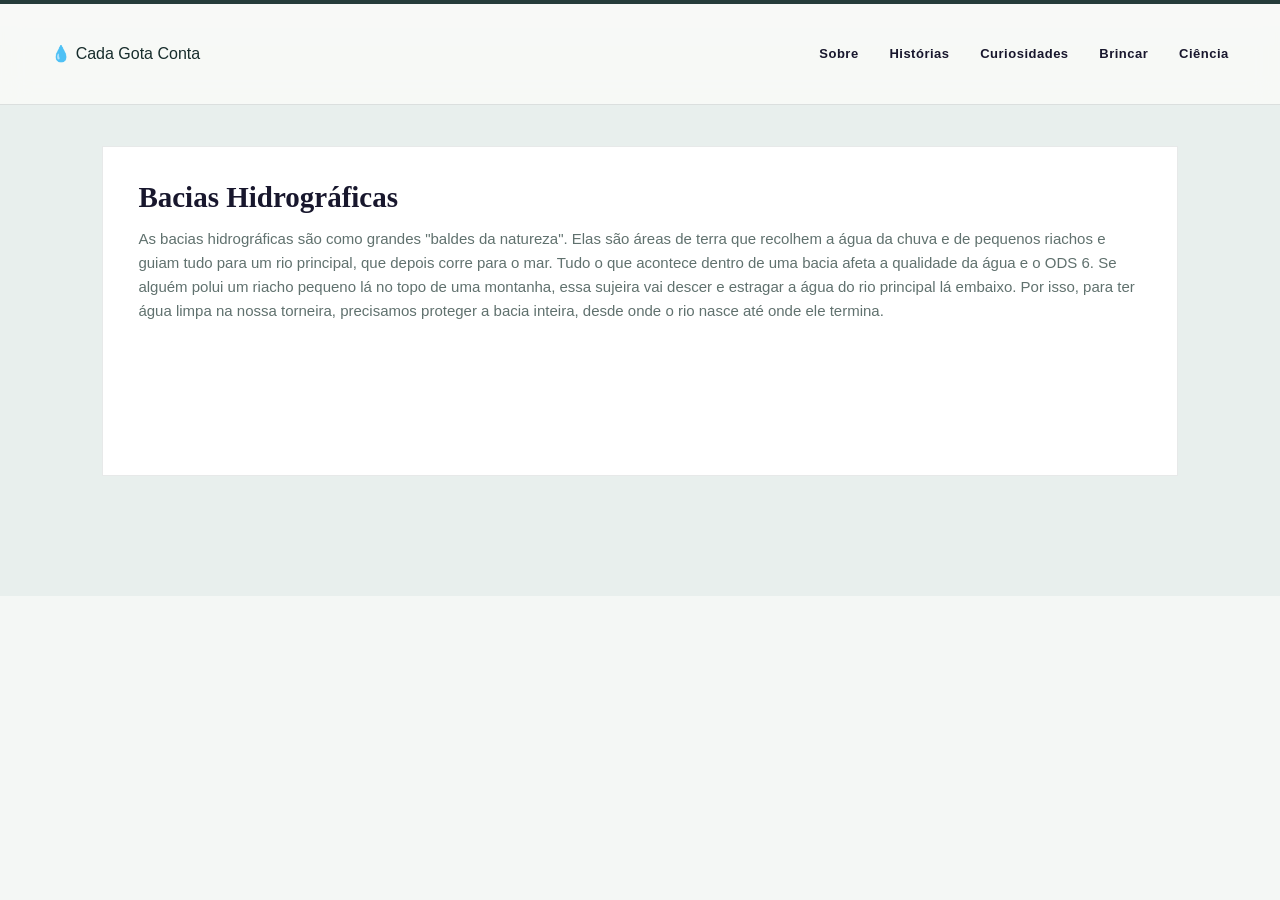
<file: bacias.html>
<!DOCTYPE html>
<html lang="pt-BR">

<head>
    <meta charset="UTF-8">
    <meta name="viewport" content="width=device-width, initial-scale=1.0">

    <meta name="description"
        content="Cada Gota Conta — projeto educativo infantil sobre água, ODS 6 e sustentabilidade.">

    <title>Cada Gota Conta 💧</title>
    <link rel="icon" type="image/png" href="imagem.png">
    <link rel="stylesheet" href="styles.css">
</head>

<body>



    <nav class="navbar">

        <a class="logo" href="#inicio">
            💧 Cada Gota Conta
        </a>

        <div class="nav-links">
            <a href="#sobre">Sobre</a>
            <a href="#historias">Histórias</a>
            <a href="#dados">Curiosidades</a>
            <a href="#brincar">Brincar</a>
            <a href="#ciencia">Ciência</a>
        </div>

    </nav>
    <br>
    
    <section class="cards section" id="historias">
        <article class="card story">

            <h3>
                <strong>Bacias Hidrográficas</strong>
            </h3>

            <p>As bacias hidrográficas são como grandes "baldes da natureza". Elas são áreas de terra que recolhem a água da chuva e de pequenos riachos e guiam tudo para um rio principal, que depois corre para o mar. Tudo o que acontece dentro de uma bacia afeta a qualidade da água e o ODS 6.


                Se alguém polui um riacho pequeno lá no topo de uma montanha, essa sujeira vai descer e estragar a água do rio principal lá embaixo. Por isso, para ter água limpa na nossa torneira, precisamos proteger a bacia inteira, desde onde o rio nasce até onde ele termina.
          </p>

        </article>



</body>

</html>
</file>
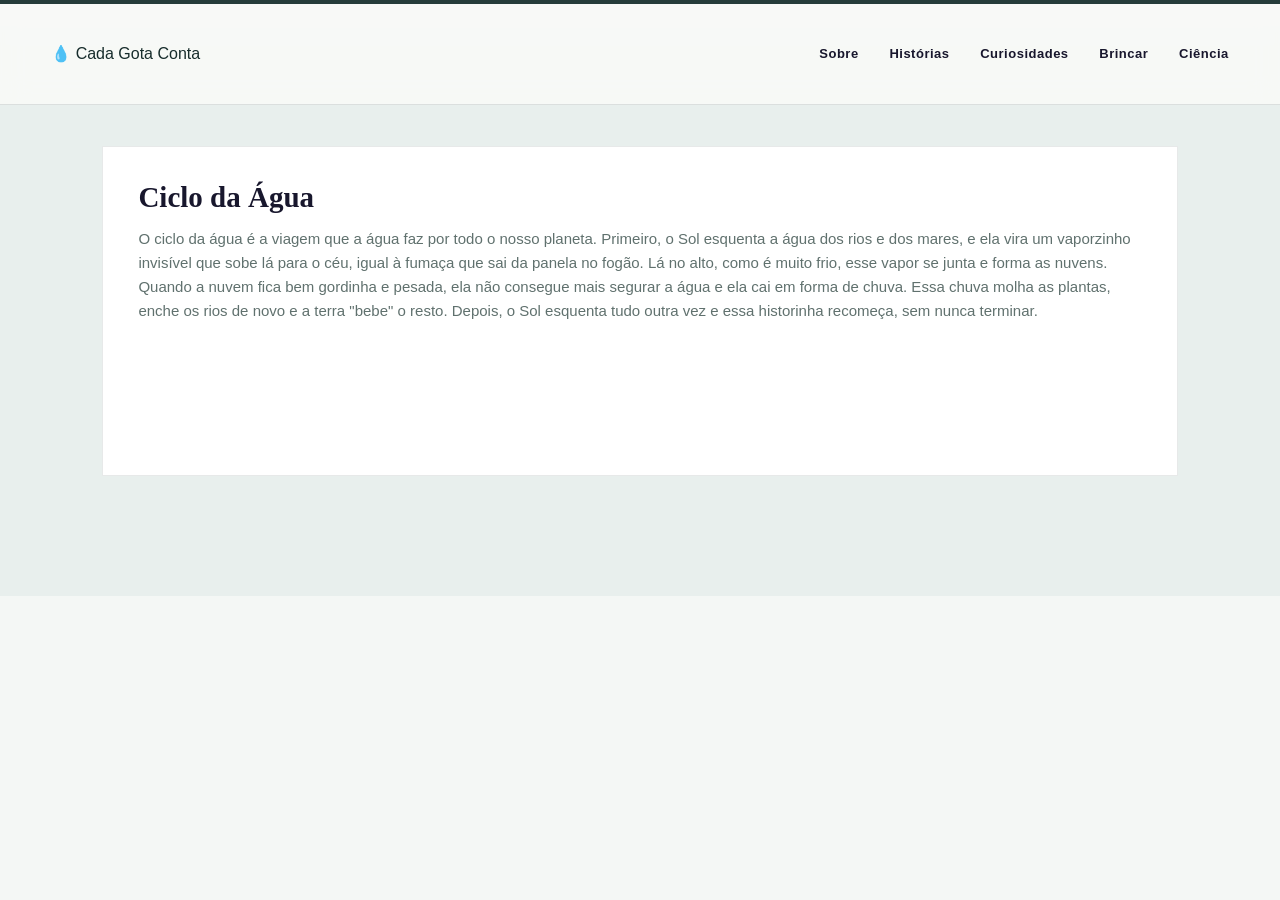
<file: ciclo.html>
<!DOCTYPE html>
<html lang="pt-BR">

<head>
    <meta charset="UTF-8">
    <meta name="viewport" content="width=device-width, initial-scale=1.0">

    <meta name="description"
        content="Cada Gota Conta — projeto educativo infantil sobre água, ODS 6 e sustentabilidade.">

    <title>Cada Gota Conta 💧</title>
    <link rel="icon" type="image/png" href="imagem.png">
    <link rel="stylesheet" href="styles.css">
</head>

<body>

    <!-- =========================
         NAVBAR
    ========================== -->

    <nav class="navbar">

        <a class="logo" href="#inicio">
            💧 Cada Gota Conta
        </a>

        <div class="nav-links">
            <a href="#sobre">Sobre</a>
            <a href="#historias">Histórias</a>
            <a href="#dados">Curiosidades</a>
            <a href="#brincar">Brincar</a>
            <a href="#ciencia">Ciência</a>
        </div>

    </nav>
    <br>
    
    <section class="cards section" id="historias">
        <article class="card story">

            <h3>
                <strong>Ciclo da Água</strong>
            </h3>

            <p>
                O ciclo da água é a viagem que a água faz por todo o nosso planeta.
                Primeiro, o Sol esquenta a água dos rios e dos mares, e ela vira um vaporzinho invisível que sobe lá
                para o céu, igual à fumaça que sai da panela no fogão.
                Lá no alto, como é muito frio, esse vapor se junta e forma as nuvens. Quando a nuvem fica bem gordinha e
                pesada, ela não consegue mais segurar a água e ela cai em forma de chuva.
                Essa chuva molha as plantas, enche os rios de novo e a terra "bebe" o resto.
                Depois, o Sol esquenta tudo outra vez e essa historinha recomeça, sem nunca terminar.</p>

        </article>



</body>

</html>
</file>
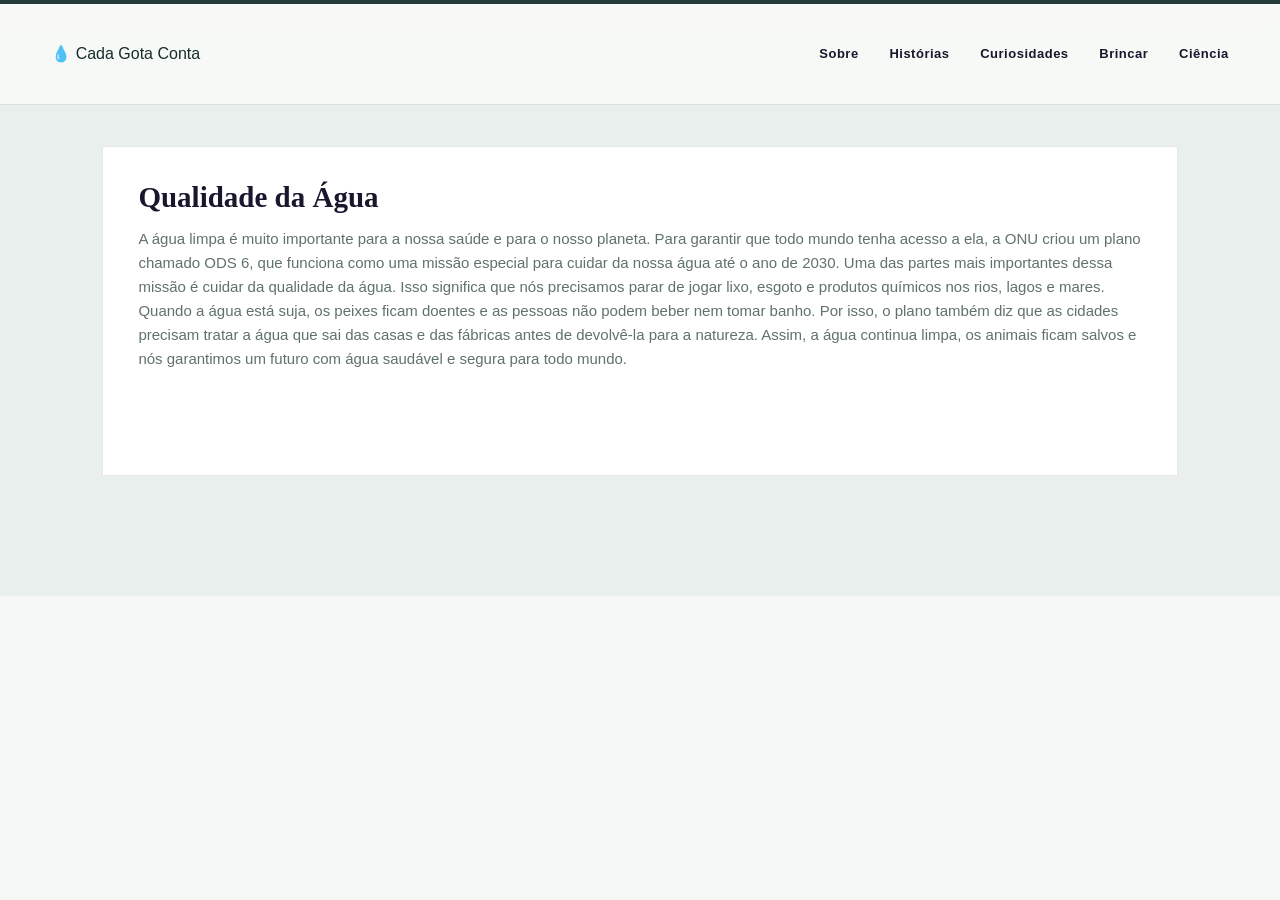
<file: qualidade.html>
<!DOCTYPE html>
<html lang="pt-BR">

<head>
    <meta charset="UTF-8">
    <meta name="viewport" content="width=device-width, initial-scale=1.0">

    <meta name="description"
        content="Cada Gota Conta — projeto educativo infantil sobre água, ODS 6 e sustentabilidade.">

    <title>Cada Gota Conta 💧</title>
    <link rel="icon" type="image/png" href="imagem.png">
    <link rel="stylesheet" href="styles.css">
</head>

<body>



    <nav class="navbar">

        <a class="logo" href="#inicio">
            💧 Cada Gota Conta
        </a>

        <div class="nav-links">
            <a href="#sobre">Sobre</a>
            <a href="#historias">Histórias</a>
            <a href="#dados">Curiosidades</a>
            <a href="#brincar">Brincar</a>
            <a href="#ciencia">Ciência</a>
        </div>

    </nav>
    <br>
    
    <section class="cards section" id="historias">
        <article class="card story">

            <h3>
                <strong>Qualidade da Água</strong>
            </h3>

            <p>A água limpa é muito importante para a nossa saúde e para o nosso planeta. Para garantir que todo mundo tenha acesso a ela, a ONU criou um plano chamado ODS 6, que funciona como uma missão especial para cuidar da nossa água até o ano de 2030. Uma das partes mais importantes dessa missão é cuidar da qualidade da água.


                Isso significa que nós precisamos parar de jogar lixo, esgoto e produtos químicos nos rios, lagos e mares. Quando a água está suja, os peixes ficam doentes e as pessoas não podem beber nem tomar banho. Por isso, o plano também diz que as cidades precisam tratar a água que sai das casas e das fábricas antes de devolvê-la para a natureza. Assim, a água continua limpa, os animais ficam salvos e nós garantimos um futuro com água saudável e segura para todo mundo.

          </p>

        </article>



</body>

</html>
</file>
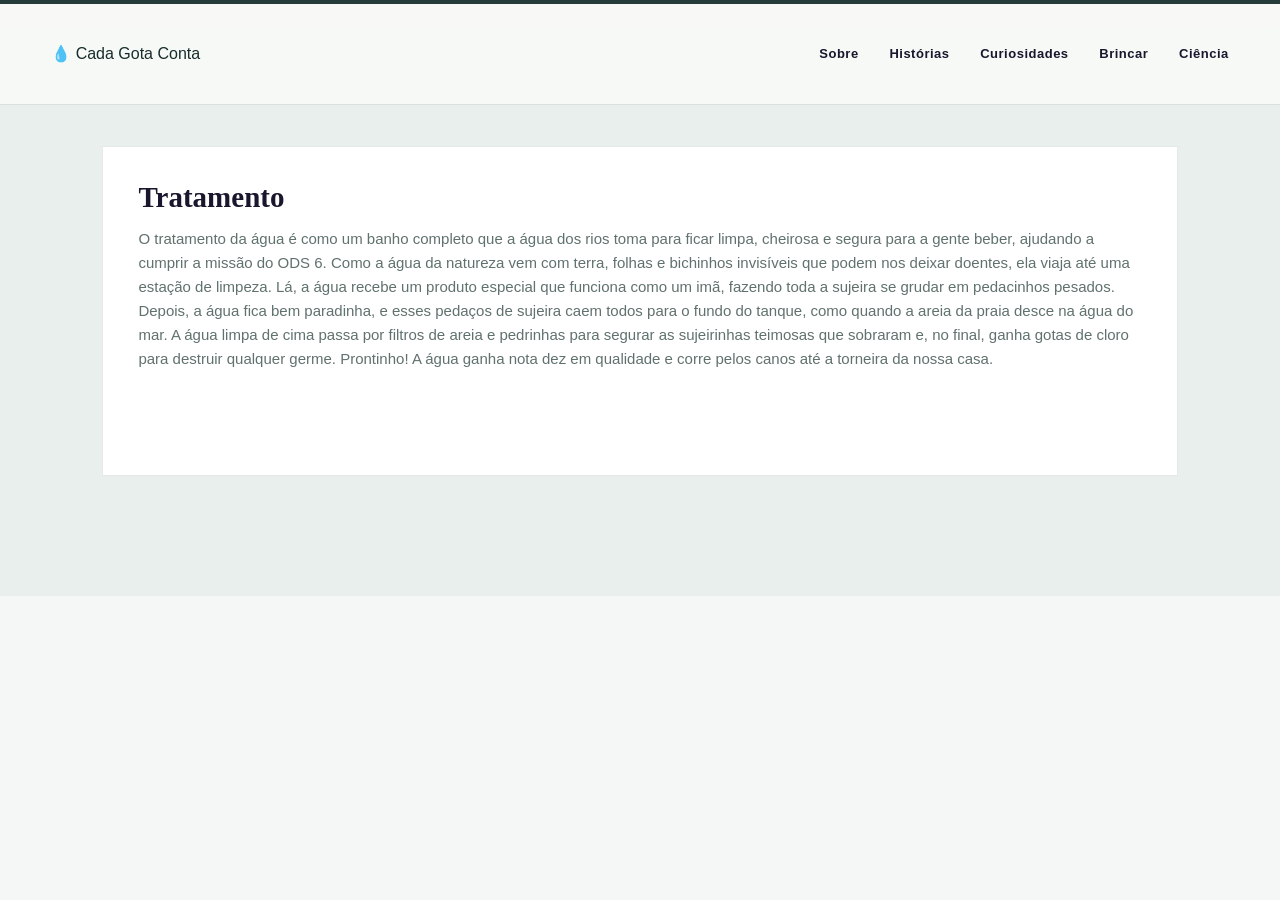
<file: tratamento.html>
<!DOCTYPE html>
<html lang="pt-BR">

<head>
    <meta charset="UTF-8">
    <meta name="viewport" content="width=device-width, initial-scale=1.0">

    <meta name="description"
        content="Cada Gota Conta — projeto educativo infantil sobre água, ODS 6 e sustentabilidade.">

    <title>Cada Gota Conta 💧</title>
    <link rel="icon" type="image/png" href="imagem.png">
    <link rel="stylesheet" href="styles.css">
</head>

<body>



    <nav class="navbar">

        <a class="logo" href="#inicio">
            💧 Cada Gota Conta
        </a>

        <div class="nav-links">
            <a href="#sobre">Sobre</a>
            <a href="#historias">Histórias</a>
            <a href="#dados">Curiosidades</a>
            <a href="#brincar">Brincar</a>
            <a href="#ciencia">Ciência</a>
        </div>

    </nav>
    <br>
    
    <section class="cards section" id="historias">
        <article class="card story">

            <h3>
                <strong>Tratamento</strong>
            </h3>

            <p>O tratamento da água é como um banho completo que a água dos rios toma para ficar limpa, cheirosa e segura para a gente beber, ajudando a cumprir a missão do ODS 6. Como a água da natureza vem com terra, folhas e bichinhos invisíveis que podem nos deixar doentes, ela viaja até uma estação de limpeza. Lá, a água recebe um produto especial que funciona como um imã, fazendo toda a sujeira se grudar em pedacinhos pesados. Depois, a água fica bem paradinha, e esses pedaços de sujeira caem todos para o fundo do tanque, como quando a areia da praia desce na água do mar.


                A água limpa de cima passa por filtros de areia e pedrinhas para segurar as sujeirinhas teimosas que sobraram e, no final, ganha gotas de cloro para destruir qualquer germe. Prontinho! A água ganha nota dez em qualidade e corre pelos canos até a torneira da nossa casa.

          </p>

        </article>



</body>

</html>
</file>
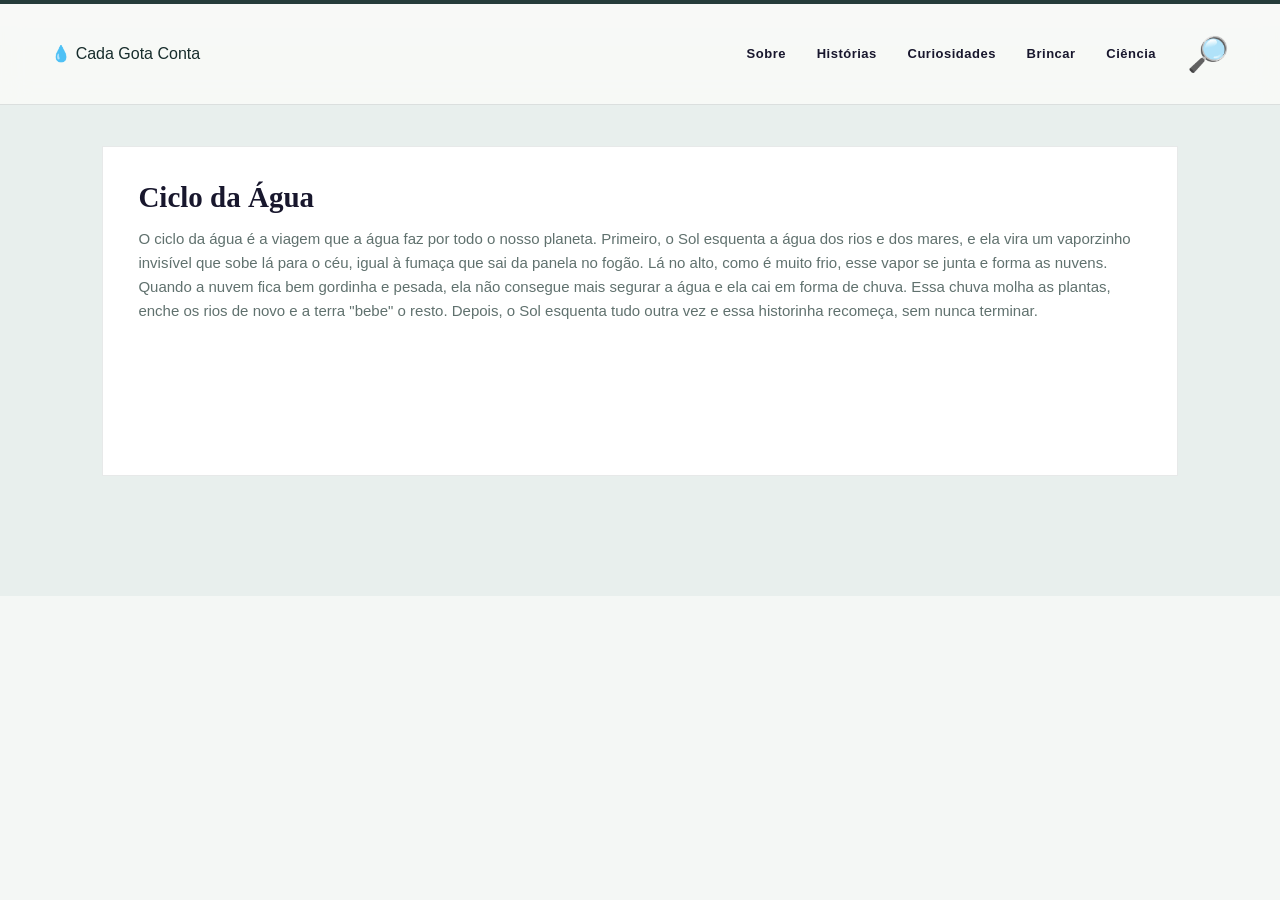
<file: mo/ciclo.html>
<!DOCTYPE html>
<html lang="pt-BR">

<head>
    <meta charset="UTF-8">
    <meta name="viewport" content="width=device-width, initial-scale=1.0">

    <meta name="description"
        content="Cada Gota Conta — projeto educativo infantil sobre água, ODS 6 e sustentabilidade.">

    <title>Cada Gota Conta 💧</title>

    <link rel="stylesheet" href="styles.css">
</head>

<body>

    <!-- =========================
         NAVBAR
    ========================== -->

    <nav class="navbar">

        <a class="logo" href="#inicio">
            💧 Cada Gota Conta
        </a>

        <div class="nav-links">
            <a href="#sobre">Sobre</a>
            <a href="#historias">Histórias</a>
            <a href="#dados">Curiosidades</a>
            <a href="#brincar">Brincar</a>
            <a href="#ciencia">Ciência</a>

            <button class="search-icon" id="openSearch" aria-label="Abrir pesquisa">
                🔎
            </button>
        </div>

    </nav>
    <br>
    
    <section class="cards section" id="historias">
        <article class="card story">

            <h3>
                <strong>Ciclo da Água</strong>
            </h3>

            <p>
                O ciclo da água é a viagem que a água faz por todo o nosso planeta.
                Primeiro, o Sol esquenta a água dos rios e dos mares, e ela vira um vaporzinho invisível que sobe lá
                para o céu, igual à fumaça que sai da panela no fogão.
                Lá no alto, como é muito frio, esse vapor se junta e forma as nuvens. Quando a nuvem fica bem gordinha e
                pesada, ela não consegue mais segurar a água e ela cai em forma de chuva.
                Essa chuva molha as plantas, enche os rios de novo e a terra "bebe" o resto.
                Depois, o Sol esquenta tudo outra vez e essa historinha recomeça, sem nunca terminar.</p>

        </article>



</body>

</html>
</file>
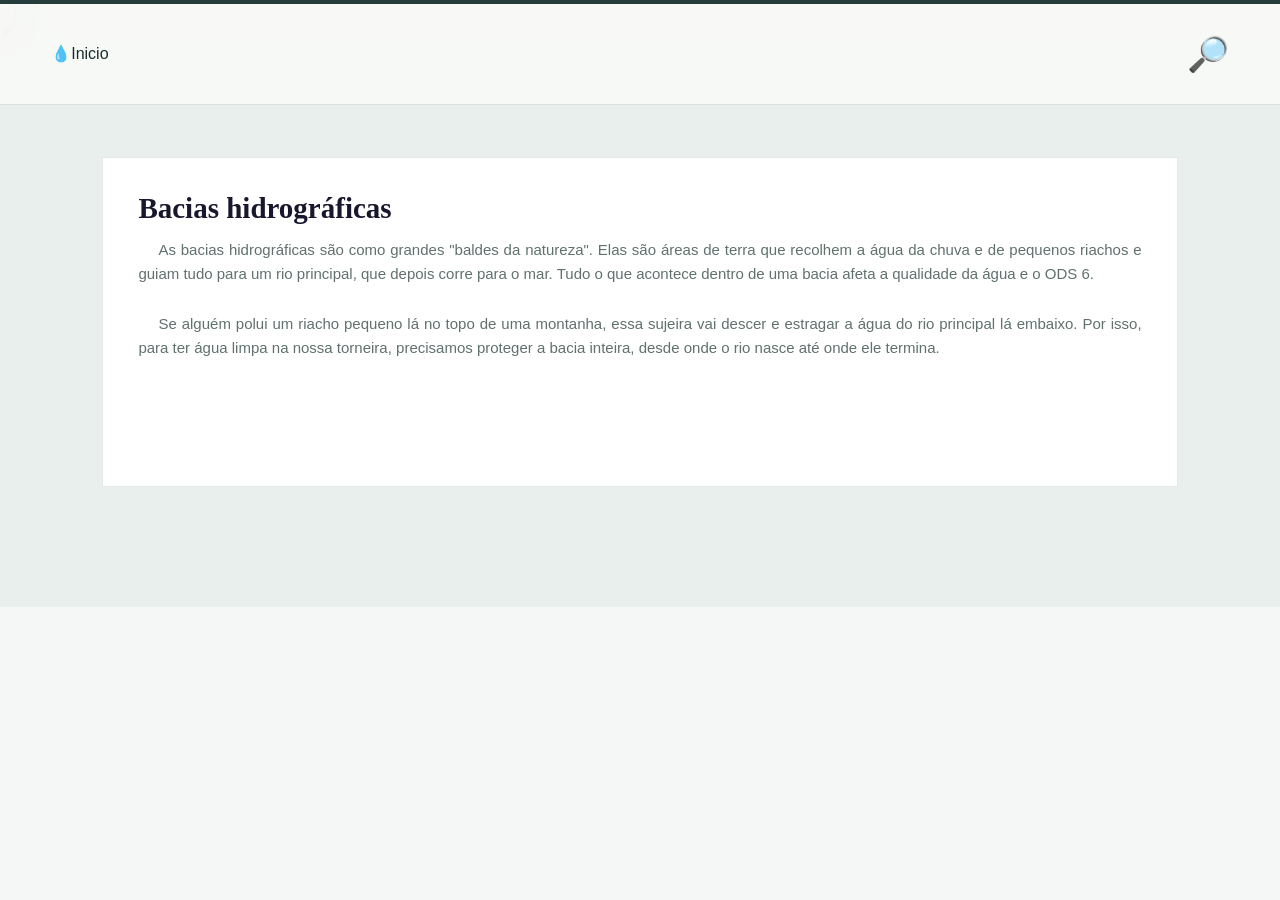
<file: Ods 6/bacias.html>
<!DOCTYPE html>
<html lang="pt-BR">

<head>
    <meta charset="UTF-8">
    <meta name="viewport" content="width=device-width, initial-scale=1.0">

    <meta name="description"
        content="Cada Gota Conta — projeto educativo infantil sobre água, ODS 6 e sustentabilidade.">

    <title>Cada Gota Conta 💧</title>

    <link rel="stylesheet" href="styles.css">
</head>

<body>

    <!-- =========================
         NAVBAR
    ========================== -->

     <nav class="navbar">

        <a class="logo" href="index.html">
            💧Inicio 
        </a>
            <button class="search-icon" id="openSearch" aria-label="Abrir pesquisa">
                🔎
            </button>
        </div>

    </nav>

            <button class="search-icon" id="openSearch" aria-label="Abrir pesquisa">
                🔎
            </button>
        </div>

    </nav>
    <br>
    
    <section class="cards section" id="historias">
        <article class="card story">

            <h3>
                <strong>Bacias hidrográficas</strong>
            </h3>

            <p style="text-indent: 20px; text-align: justify;">
               As bacias hidrográficas são como grandes "baldes da natureza". 
               Elas são áreas de terra que recolhem a água da chuva e de pequenos riachos e guiam tudo para um rio principal, que depois corre para o mar.
               Tudo o que acontece dentro de uma bacia afeta a qualidade da água e o ODS 6. </p>
               <br>

               <p style="text-indent: 20px; text-align: justify;">
               Se alguém polui um riacho pequeno lá no topo de uma montanha, essa sujeira vai descer e estragar a água do rio principal lá embaixo. 
               Por isso, para ter água limpa na nossa torneira, precisamos proteger a bacia inteira, desde onde o rio nasce até onde ele termina.</p>

        </article>



</body>

</html>
</file>
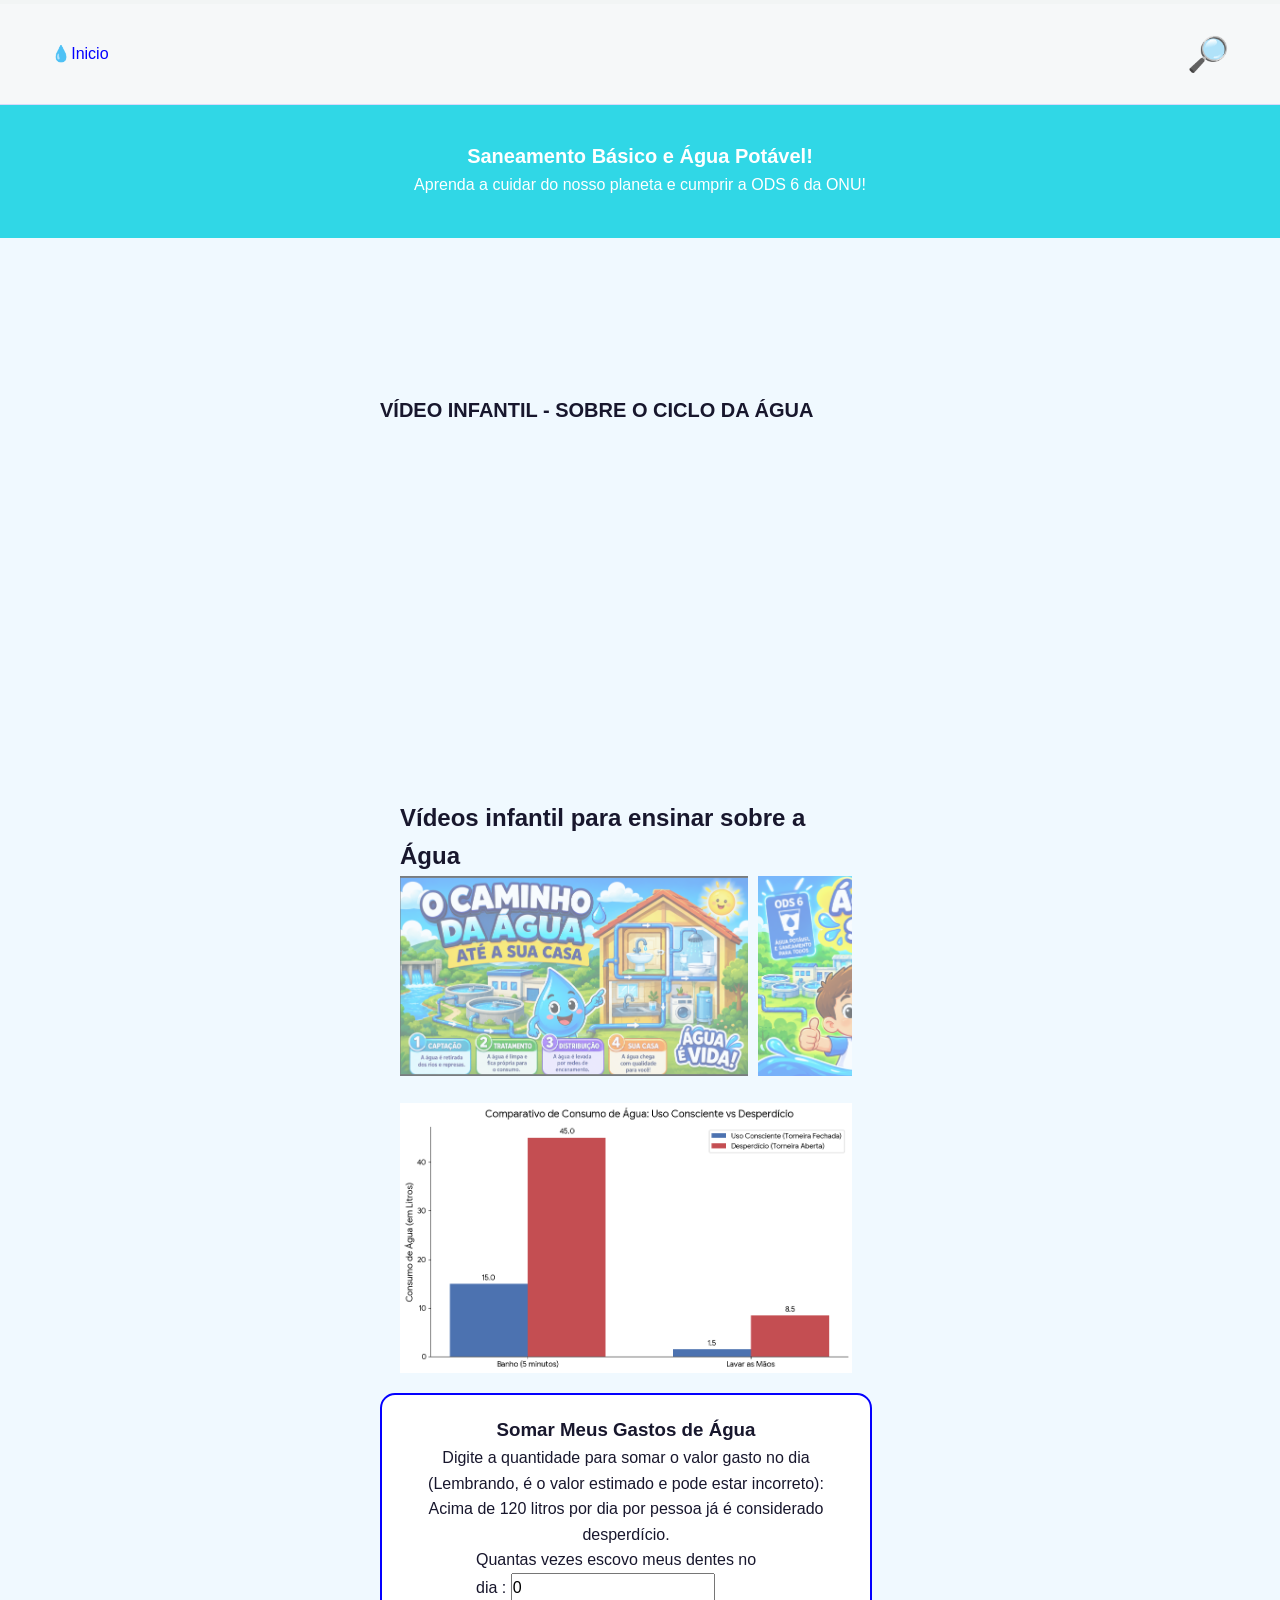
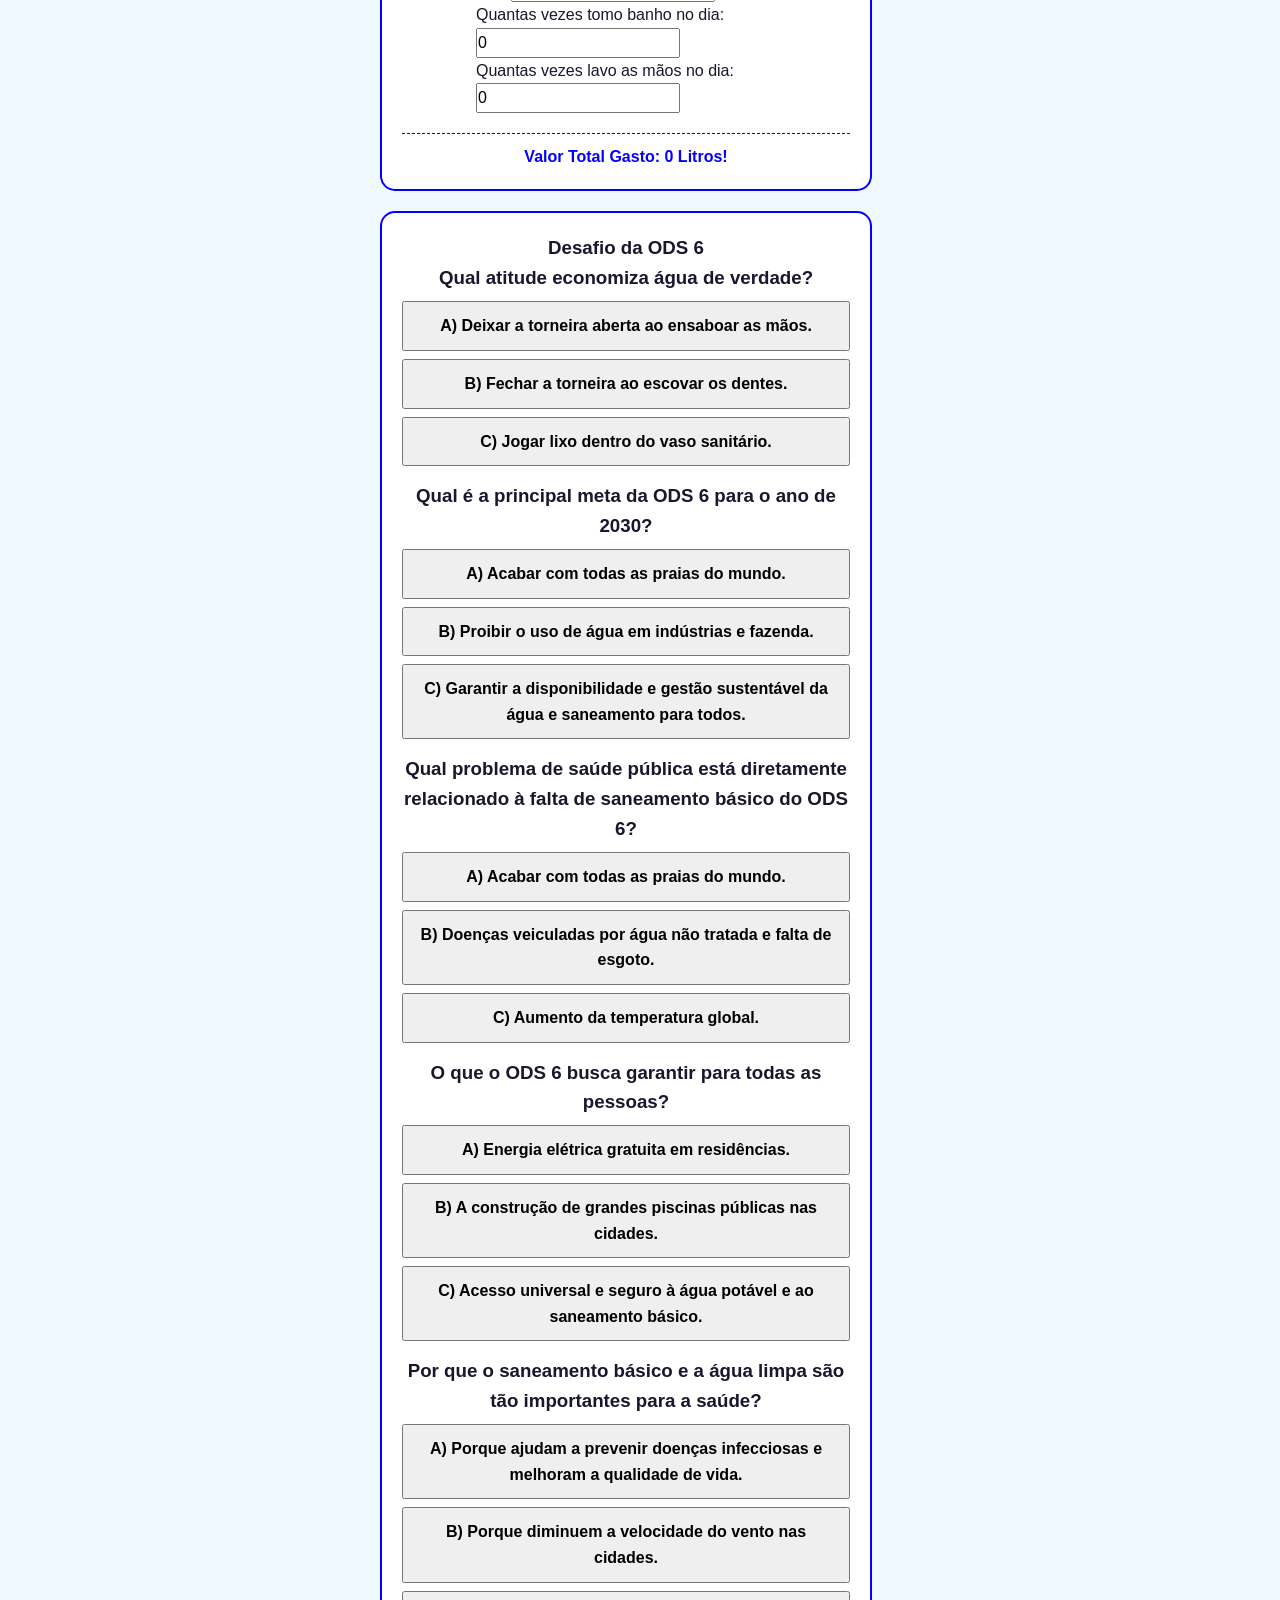
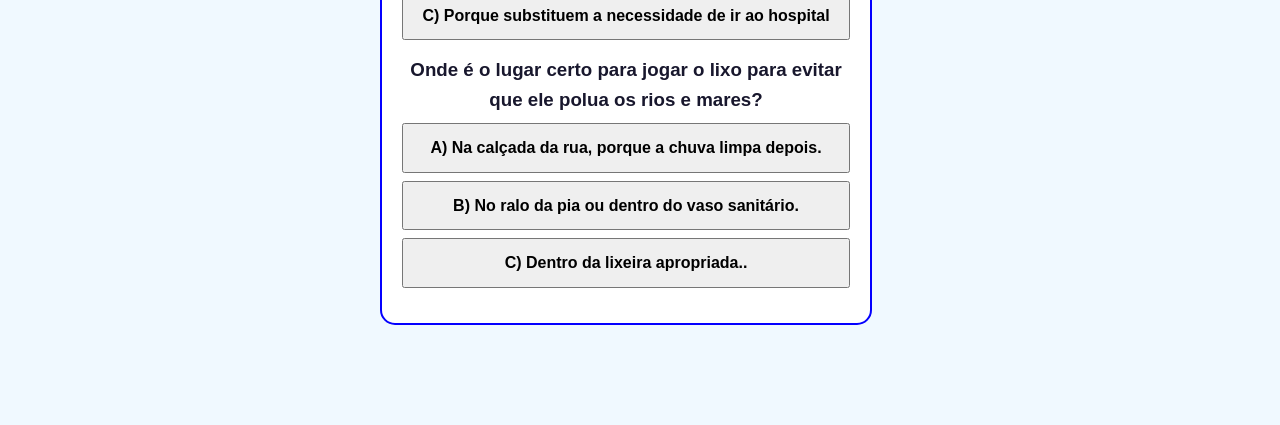
<file: Ods 6/Brincar.html>
<!DOCTYPE html>
<html lang="pt-BR">
<head>
  <meta charset="UTF-8">
  <meta name="viewport" content="width=device-width, initial-scale=1.0">
  <title>ODS 6</title>
  <link rel="stylesheet" href="Brincar.css">
  
</head>
<body>
  

  <header class="topo-pagina">
    <h1>Saneamento Básico e Água Potável!</h1>
    <p>Aprenda a cuidar do nosso planeta e cumprir a ODS 6 da ONU!</p>
    
  </header>

      <nav class="navbar">
      <div>
         <nav class="navbar">

        <a class="logo" href="index.html">
            💧Inicio 
        </a>
            <button class="search-icon" id="openSearch" aria-label="Abrir pesquisa">
                🔎
            </button>
        </div>

    </nav>

  <main class="container">
   
<br>
<br>
<br>
    <div class="chamada-text">
    <main class="container">
   

    <div class="chamada-text">
        <h1>VÍDEO INFANTIL - SOBRE O CICLO DA ÁGUA</h1>


    </div> 

    <div>
      <iframe width="560" height="315" src="https://www.youtube.com/embed/g26Wk4gpkws?si=L1gxL5VyRW9a6wd4" title="YouTube video player" frameborder="0" allow="accelerometer; autoplay; clipboard-write; encrypted-media; gyroscope; picture-in-picture; web-share" referrerpolicy="strict-origin-when-cross-origin" allowfullscreen></iframe>
    </div>

</section>

    <section class="categoria">

    </a>
      <h2>Vídeos infantil para ensinar sobre a Água</h2>
      <div class="categoria-videos">
      
        <a href="https://youtu.be/QtZgNIwlXgc?si=J7i-VXT8ZvoAy4zV">
          <img src="caminho.png">
      </a>


      <a href="https://youtu.be/_655fTLGg-4?si=9yggtYCtCBiuD3Ek">
          <img src="guto.png">
      </a>

      <a href="https://youtu.be/17kR6keWyJQ?si=cxLisPnljX0JXw3N">
        <img src="3.png">
      </a>

      <a href="https://youtu.be/ClcluFPSi0Y?si=Q87_kFX-YK0M1rnf">
        <img src="economizar.png">

      
      <a href="https://youtu.be/nyvVCeDrSH0?si=d1nZl7TDiq5bLWal">
        <img src="ultimo.png">
      </a>

      <a href="https://youtu.be/b4yM0o7GnqE?si=NnmqCghEhYyQqUNe">
        <img src="SANEAMENTO.png">
      </a>

      <a href="https://youtu.be/4iY9a3v4R0A?si=KsXxp8U-SwACBdWm">
        <img src="SANEAMENTO2.png">
      </a>
      
      <a href="https://youtu.be/mJ8nISBlqvE?si=487mEF5Vzhshgr-f">
        <img src="MONICA.png">
      </a>

      <a href="https://youtu.be/IupfT-4YSa0?si=GHesT75ihzrMqukJ">
        <img src="MUSICA.png">
      </a>
      
  


  
      </div>
     



      <img src="tabela.png" class="img">
      
  </section>
    <section class="card centralizado">
      <h3>Somar Meus Gastos de Água</h3>
      <p>Digite a quantidade para somar o valor gasto no dia (Lembrando, é o valor estimado e pode estar incorreto):</p>
      <p>Acima de 120 litros por dia por pessoa já é considerado desperdício.</p>

      <div class="formulario-gastos">
        <label>Quantas vezes escovo meus dentes no dia : 
          <input type="number" id="dentes" value="0" oninput="somar()">
        </label>

        <div class="formulario-gastos">
        <label>Quantas vezes tomo banho no dia: 
          <input type="number" id="banho" value="0" oninput="somar()">
        </label>
      </div>

      <div class="formulario-gastos">
        <label>Quantas vezes lavo as mãos no dia: 
          <input type="number" id="maos" value="0" oninput="somar()">
        </label>
      </div>



      </div>
      <h4 id="total" class="resultado-total">Valor Total Gasto: 0 Litros!</h4>


    </section>


    <section class="card card-quiz centralizado">
      <h3>Desafio da ODS 6</h3>
      

      <h3>Qual atitude economiza água de verdade?</h3>
      <button onclick="quiz1(false)" class="botao-opcao">A) Deixar a torneira aberta ao ensaboar as mãos.</button>
      <button onclick="quiz1(true)" class="botao-opcao">B) Fechar a torneira ao escovar os dentes.</button>
      <button onclick="quiz1(false)" class="botao-opcao">C) Jogar lixo dentro do vaso sanitário.</button>
      <p id="resposta" class="texto-resposta"></p>
     

      <h3>Qual é a principal meta da ODS 6 para o ano de 2030?</h3>
      <button onclick="quiz2(false)" class="botao-opcao">A) Acabar com todas as praias do mundo.</button>
      <button onclick="quiz2(false)" class="botao-opcao">B) Proibir o uso de água em indústrias e fazenda.</button>
      <button onclick="quiz2(true)" class="botao-opcao">C) Garantir a disponibilidade e gestão sustentável da água e saneamento para todos.</button>
      <p id="resposta2" class="texto-resposta"></p>


      <h3>Qual problema de saúde pública está diretamente relacionado à falta de saneamento básico do ODS 6?</h3>
      <button onclick="quiz3(false)" class="botao-opcao">A) Acabar com todas as praias do mundo.</button>
      <button onclick="quiz3(true)" class="botao-opcao">B) Doenças veiculadas por água não tratada e falta de esgoto.</button>
      <button onclick="quiz3(false)" class="botao-opcao">C) Aumento da temperatura global.</button>
      <p id="resposta3" class="texto-resposta"></p>

      <h3>O que o ODS 6 busca garantir para todas as pessoas?</h3>
      <button onclick="quiz4(false)" class="botao-opcao">A) Energia elétrica gratuita em residências.</button>
      <button onclick="quiz4(false)" class="botao-opcao">B) A construção de grandes piscinas públicas nas cidades.</button>
      <button onclick="quiz4(true)" class="botao-opcao">C) Acesso universal e seguro à água potável e ao saneamento básico.</button>
      <p id="resposta4" class="texto-resposta"></p>

      <h3>Por que o saneamento básico e a água limpa são tão importantes para a saúde?</h3>
      <button onclick="quiz5(true)" class="botao-opcao">A) Porque ajudam a prevenir doenças infecciosas e melhoram a qualidade de vida.</button>
      <button onclick="qui5(false)" class="botao-opcao">B) Porque diminuem a velocidade do vento nas cidades.</button>
      <button onclick="quiz5(false)" class="botao-opcao">C) Porque substituem a necessidade de ir ao hospital</button>
      <p id="resposta5" class="texto-resposta"></p>

      <h3> Onde é o lugar certo para jogar o lixo para evitar que ele polua os rios e mares?</h3>
      <button onclick="quiz6(false)" class="botao-opcao">A) Na calçada da rua, porque a chuva limpa depois.</button>
      <button onclick="quiz6(false)" class="botao-opcao">B)  No ralo da pia ou dentro do vaso sanitário.</button>
      <button onclick="quiz6(true)" class="botao-opcao">C) Dentro da lixeira apropriada..</button>
      <p id="resposta6" class="texto-resposta"></p>



    </section>

  </main>


  <script>
    function somar() {
      var Dentes = Number(document.getElementById('dentes').value) || 0;
      var Banho = Number(document.getElementById('banho').value) || 0;
      var Maos = Number(document.getElementById('maos').value) || 0;
     
      var D = Dentes * 1;   
      var B = Banho * 25; 
      var M = Maos * 2;      

      var resultadoFinal = D + B + M;
      document.getElementById('total').innerText = "Valor Total Gasto: " + resultadoFinal + " Litros! ";
    }


    function quiz1(correto) {
      var r = document.getElementById('resposta');
      exibirResultado(r, correto);
    }

    
    function quiz2(correto) {
      var r = document.getElementById('resposta2');
      exibirResultado(r, correto);
    }

    
    function quiz3(correto) {
      var r = document.getElementById('resposta3');
      exibirResultado(r, correto);
    }

    function quiz4(correto) {
      var r = document.getElementById('resposta4');
      exibirResultado(r, correto);
    }

    function quiz5(correto) {
      var r = document.getElementById('resposta5');
      exibirResultado(r, correto);
    }

    function quiz6(correto) {
      var r = document.getElementById('resposta6');
      exibirResultado(r, correto);
    }

    function exibirResultado(elemento, correto) {
      if(correto) {
        elemento.innerText = "ACERTOU!"; 
        elemento.style.color = "green";
      } else {
        elemento.innerText = "ERROU! Tente de novo!"; 
        elemento.style.color = "red";
      }
    }
  </script>

</body>
</html>
</file>
<file: style.css>
:root {
    --blue: #42b9e8;
    --blue-dark: #174f6b;
    --aqua: #dff7ff;
    --yellow: #ffd95a;
    --green: #74cf75;
    --pink: #ff9fbd;
    --purple: #a98be8;
    --white: #ffffff;
    --text: #174f6b;
}
 
 
 
* {
    box-sizing: border-box;
    margin: 0;
    padding: 0;
}
 
html {
    scroll-behavior: smooth;
    scroll-padding-top: 100px;
}
 
body {
    font-family: Arial, Helvetica, sans-serif;
    background: #f5fcff;
    color: var(--text);
    line-height: 1.6;
    overflow-x: hidden;
}
 
a {
    color: inherit;
    text-decoration: none;
}
 
button,
input {
    font: inherit;
}
 
button {
    cursor: pointer;
}
 
.navbar {
    position: fixed;
    top: 0;
    left: 0;
    z-index: 1000;
    width: 100%;
    min-height: 82px;
    padding: 10px 5vw;
    display: flex;
    align-items: center;
    justify-content: space-between;
    background: rgba(255, 255, 255, .95);
    backdrop-filter: blur(12px);
    border-bottom: 4px solid var(--blue);
    box-shadow: 0 5px 20px rgba(23, 79, 107, .08);
}
 
.logo {
    font-size: 23px;
    font-weight: 900;
    color: var(--blue-dark);
}
 
.nav-links {
    display: flex;
    align-items: center;
    gap: 22px;
    font-weight: 800;
}
 
.nav-links a {
    transition: .2s;
}
 
.nav-links a:hover {
    color: var(--blue);
}
 
.search-icon {
    width: 44px;
    height: 44px;
    border: none;
    border-radius: 50%;
    background: var(--yellow);
    font-size: 20px;
    transition: .2s;
}
 
.search-icon:hover {
    transform: rotate(10deg) scale(1.1);
}
.hero {
    position: relative;
    min-height: 760px;
    padding: 150px 8vw 70px;
    display: grid;
    grid-template-columns: 1.1fr .9fr;
    align-items: center;
    gap: 30px;
    overflow: hidden;
    background: linear-gradient( 135deg, #dff7ff, #fff8d7);
}
 
.hero::after {
    content: "☁️  ☁️";
    position: absolute;
    top: 100px;
    right: 8%;
    font-size: 50px;
    opacity: .5;
}
 
.hero-text {
    position: relative;
    z-index: 2;
}
 
.eyebrow {
    margin-bottom: 15px;
    color: #2086ad;
    font-size: 13px;
    font-weight: 900;
    letter-spacing: 2px;
}
 
.hero h1,
.section h2 {
    font-family: Georgia, "Times New Roman", serif;
    color: var(--blue-dark);
}
 
.hero h1 {
    margin-bottom: 25px;
    font-size: clamp( 58px, 8vw, 115px);
    line-height: .9;
}
 
.hero h1 span {
    color: var(--blue);
}
 
.hero-text>p:not(.eyebrow) {
    max-width: 580px;
    margin-bottom: 30px;
    font-size: 19px;
}
 

.primary-btn,
.secondary-btn {
    display: inline-block;
    padding: 15px 26px;
    border: none;
    border-radius: 999px;
    font-weight: 900;
    box-shadow: 0 5px 0 rgba(23, 79, 107, .16);
    transition: .2s;
}
 
.primary-btn {
    background: var(--blue);
    color: white;
}
 
.primary-btn:hover,
.secondary-btn:hover {
    transform: translateY(-3px) scale(1.02);
}
 
 
.hero-art {
    position: relative;
    min-height: 430px;
    display: grid;
    place-items: center;
}
 
.ring {
    position: absolute;
    width: 380px;
    height: 380px;
    border: 8px dashed rgba(66, 185, 232, .25);
    border-radius: 50%;
    animation: spin 25s linear infinite;
}
 
.drop {
    position: relative;
    z-index: 2;
    font-size: 150px;
    animation: float 3s ease-in-out infinite;
}
 
.sprout {
    position: absolute;
    right: 10%;
    bottom: 15%;
    font-size: 75px;
}
 
.section,
.kids-play {
    padding: 100px 8vw;
}
 
.section-heading {
    max-width: 850px;
    margin-bottom: 45px;
}
 
.section h2 {
    font-size: clamp( 40px, 5vw, 68px);
    line-height: 1.05;
}
 
 
.intro {
    display: grid;
    grid-template-columns: 1fr 1fr;
    gap: 70px;
    background: white;
}
 
.intro>p {
    align-self: end;
    font-size: 18px;
}
.cards {
    background: #e7f9ff;
}
 
.grid {
    display: grid;
    gap: 24px;
}
 
.grid.three {
    grid-template-columns: repeat( 3, 1fr);
}
 
.card {
    min-height: 300px;
    padding: 32px;
    background: white;
    border: 3px solid #d8f1f8;
    border-radius: 24px;
    box-shadow: 0 10px 0 #c7eaf5;
    transition: .25s;
}
 
.card:hover {
    transform: translateY(-8px) rotate(-1deg);
}
 
.card>span {
    display: block;
    margin-bottom: 60px;
    color: var(--blue);
    font-size: 18px;
    font-weight: 900;
}
 
.card h3 {
    margin-bottom: 12px;
    font-family: Georgia, serif;
    font-size: 29px;
} 
 
.data-section {
    background: white;
}
 
.data-carousel {
    display: flex;
    align-items: center;
    gap: 15px;
}
 
.data-carousel-window {
    flex: 1;
    overflow: hidden;
}
 
.data-carousel-track {
    display: flex;
    transition: transform .55s ease;
}
 
.data-carousel-track .stat {
    flex: 0 0 25%;
    padding: 30px;
    text-align: center;
    border-top: 5px solid var(--blue);
}
 
.stat strong {
    display: block;
    margin-bottom: 15px;
    color: var(--blue);
    font-family: Georgia, serif;
    font-size: clamp( 45px, 5vw, 72px);
}
 
.stat span {
    font-weight: 700;
}
 
.data-carousel-btn {
    width: 48px;
    height: 48px;
    border: none;
    border-radius: 50%;
    background: var(--yellow);
    font-size: 24px;
    font-weight: 900;
    transition: .2s;
}
 
.data-carousel-btn:hover {
    transform: scale(1.1);
}
 
.data-carousel-btn:disabled {
    opacity: .35;
    cursor: default;
}
 
.data-carousel-dots {
    display: flex;
    justify-content: center;
    gap: 8px;
    margin-top: 28px;
}
 
.data-dot {
    width: 12px;
    height: 12px;
    padding: 0;
    border: none;
    border-radius: 50%;
    background: #cce9f2;
    transition: .2s;
}
 
.data-dot.active {
    width: 28px;
    border-radius: 20px;
    background: var(--blue);
}
 
.science {
    background: #1c789c;
}
 
.science-box {
    display: grid;
    grid-template-columns: 1fr 1fr;
    gap: 50px;
    padding: 55px;
    background: #e8fbff;
    border-radius: 32px;
}
 
.science-list {
    display: grid;
    gap: 12px;
}
 
.science-list button {
    padding: 20px;
    border: none;
    border-radius: 16px;
    background: white;
    text-align: left;
    font-weight: 800;
    box-shadow: 0 4px 0 #c8e9f1;
    transition: .2s;
}
 
.science-list button:hover {
    background: var(--yellow);
    transform: translateX(5px);
}
 
.science-result {
    max-width: 900px;
    margin: 30px auto 0;
    padding: 22px;
    background: white;
    border-radius: 20px;
    text-align: center;
    font-weight: 700;
}
.kids-play {
    background: linear-gradient( 135deg, #e9fff0, #e7f9ff);
}
 
.play-box {
    max-width: 850px;
    padding: 38px;
    background: white;
    border-radius: 30px;
    box-shadow: 0 10px 0 #ccebd5;
}
 
.drop-counter {
    display: flex;
    align-items: center;
    gap: 20px;
    flex-wrap: wrap;
    margin-top: 20px;
}
 
.drop-game {
    width: 110px;
    height: 110px;
    border: none;
    border-radius: 50%;
    background: var(--blue);
    font-size: 48px;
    transition: .12s;
}
 
.drop-game:hover {
    transform: scale(1.08);
}
 
.drop-game:active {
    transform: scale(.9);
}
 
.drop-game.pop {
    animation: pop .4s ease;
}
 
#dropCount {
    color: var(--blue-dark);
    font-size: 42px;
    font-weight: 900;
}
 
.mission {
    margin-top: 22px;
    padding: 15px 18px;
    background: #fff8d7;
    border-radius: 15px;
    font-weight: 800;
}
 
.quiz {
    background: #fff8d7;
}
 
.quiz-card {
    max-width: 820px;
    padding: 42px;
    background: white;
    border: 4px solid #ffe58a;
    border-radius: 28px;
    box-shadow: 0 12px 0 #f0d976;
}
 
.quiz-score {
    margin-bottom: 15px;
    color: #2086ad;
    font-weight: 900;
}
 
.quiz-progress {
    height: 12px;
    margin-bottom: 24px;
    overflow: hidden;
    background: #e4f4f8;
    border-radius: 20px;
}
 
.quiz-progress span {
    display: block;
    width: 0;
    height: 100%;
    background: var(--green);
    transition: .3s;
}
 
#quizQuestion {
    margin-bottom: 25px;
    font-family: Georgia, serif;
    font-size: 29px;
}
 
#quizOptions {
    display: grid;
    gap: 12px;
    margin-bottom: 20px;
}
 
#quizOptions button {
    padding: 16px 18px;
    border: 3px solid #d8eef4;
    border-radius: 15px;
    background: #f9feff;
    text-align: left;
    font-weight: 700;
    transition: .2s;
}
 
#quizOptions button:hover:not(:disabled) {
    background: #e5f9ff;
    border-color: var(--blue);
    transform: translateX(5px);
}
 
#quizOptions button.correct {
    background: #c9f6ce;
    border-color: var(--green);
}
 
.quiz-result {
    min-height: 28px;
    font-weight: 900;
}
 
.secondary-btn {
    background: var(--green);
    color: white;
}
 

 
.chat-fab {
    position: fixed;
    right: 24px;
    bottom: 24px;
    z-index: 1900;
    width: 62px;
    height: 62px;
    border: none;
    border-radius: 50%;
    background: var(--blue);
    color: white;
    font-size: 28px;
    box-shadow: 0 8px 25px rgba(0, 0, 0, .2);
    transition: .2s;
}
 
.chat-fab:hover {
    transform: scale(1.1) rotate(5deg);
}
 
.chatbot {
    position: fixed;
    right: 20px;
    bottom: 95px;
    z-index: 2000;
    display: none;
    width: 360px;
    overflow: hidden;
    background: white;
    border-radius: 24px;
    box-shadow: 0 20px 60px rgba(0, 0, 0, .2);
}
 
.chatbot.active {
    display: block;
    animation: chatOpen .3s ease;
}
 
.chat-header {
    display: flex;
    justify-content: space-between;
    padding: 16px;
    background: var(--blue);
    color: white;
}
 
.chat-header button {
    border: none;
    background: transparent;
    color: white;
    font-size: 25px;
}
 
.chat-messages {
    height: 220px;
    padding: 18px;
    overflow-y: auto;
}
 
.bot-msg,
.user-msg {
    width: fit-content;
    max-width: 85%;
    margin-bottom: 10px;
    padding: 12px 14px;
    border-radius: 14px;
}
 
.bot-msg {
    background: #e5f9ff;
}
 
.user-msg {
    margin-left: auto;
    background: var(--yellow);
}
 
.chat-suggestions {
    display: flex;
    flex-wrap: wrap;
    gap: 6px;
    padding: 10px;
}
 
.chat-suggestions button {
    padding: 8px 10px;
    border: none;
    border-radius: 999px;
    background: #fff8d7;
    font-size: 12px;
}
 
#chatForm {
    display: flex;
    border-top: 1px solid #ddd;
}
 
#chatInput {
    flex: 1;
    padding: 14px;
    border: none;
    outline: none;
}
 
#chatForm button {
    width: 55px;
    border: none;
    background: var(--green);
    color: white;
}
 
 
 
.search-overlay {
    position: fixed;
    inset: 0;
    z-index: 3000;
    display: none;
    place-items: center;
    background: rgba( 23, 79, 107, .96);
}
 
.search-overlay.active {
    display: grid;
}
 
.search-container {
    position: relative;
    width: min( 700px, 90%);
}
 
.search-input {
    width: 100%;
    padding: 18px;
    border: none;
    border-bottom: 3px solid white;
    outline: none;
    background: transparent;
    color: white;
    font-size: 26px;
}
 
.search-input::placeholder {
    color: rgba( 255, 255, 255, .7);
}
 
.close-btn {
    position: absolute;
    top: -55px;
    right: 0;
    border: none;
    background: none;
    color: white;
    font-size: 30px;
}
 
#searchResults {
    margin-top: 25px;
    color: white;
    font-weight: 700;
}
 
 
 
footer {
    display: flex;
    align-items: center;
    justify-content: space-between;
    padding: 40px 8vw;
    background: var(--blue-dark);
    color: white;
}
 

@keyframes float {
    0%,
    100% {
        transform: translateY(0);
    }
    50% {
        transform: translateY(-18px) rotate(4deg);
    }
}
 
@keyframes spin {
    to {
        transform: rotate(360deg);
    }
}
 
@keyframes pop {
    0% {
        transform: scale(1);
    }
    50% {
        transform: scale(1.3);
    }
    100% {
        transform: scale(1);
    }
}
 
@keyframes chatOpen {
    from {
        opacity: 0;
        transform: translateY(20px);
    }
    to {
        opacity: 1;
        transform: translateY(0);
    }
}
 

 
@media ( max-width: 1100px) {
    .hero,
    .intro,
    .science-box {
        grid-template-columns: 1fr;
    }
    .grid.three {
        grid-template-columns: 1fr;
    }
    .data-carousel-track .stat {
        flex-basis: 50%;
    }
}
 
@media ( max-width: 700px) {
    .navbar {
        min-height: 70px;
    }
    .nav-links {
        gap: 10px;
    }
    .nav-links a {
        display: none;
    }
    .hero {
        min-height: 700px;
        padding: 120px 25px 60px;
    }
    .hero h1 {
        font-size: 64px;
    }
    .hero-art {
        min-height: 260px;
    }
    .drop {
        font-size: 105px;
    }
    .ring {
        width: 260px;
        height: 260px;
    }
    .section,
    .kids-play {
        padding: 70px 25px;
    }
    .section h2 {
        font-size: 42px;
    }
    .data-carousel {
        gap: 6px;
    }
    .data-carousel-track .stat {
        flex-basis: 100%;
    }
    .data-carousel-btn {
        width: 40px;
        height: 40px;
    }
    .science-box,
    .quiz-card,
    .play-box {
        padding: 28px 20px;
    }
    .chatbot {
        right: 10px;
        width: calc( 100% - 20px);
    }
    footer {
        flex-direction: column;
        align-items: flex-start;
        gap: 8px;
    }
}
 

 
:focus-visible {
    outline: 3px solid var(--purple);
    outline-offset: 4px;
}
 
@media ( prefers-reduced-motion: reduce) {
    html {
        scroll-behavior: auto;
    }
    *,
    *::before,
    *::after {
        animation-duration: .01ms !important;
        animation-iteration-count: 1 !important;
        transition-duration: .01ms !important;
    }
    .story-link {
        display: block;
        text-decoration: none;
        color: inherit;
        cursor: pointer;
    
        transition: 
            transform 0.25s ease,
            box-shadow 0.25s ease;
    }
    
    .story-link:hover {
        transform: translateY(-6px);
    
        box-shadow:
            0 12px 30px rgba(0, 0, 0, 0.15);
    }
    
    .story-link:active {
        transform: translateY(-2px);
    }
</file>
<file: mo/styles.css>
/* =========================================================
   CADA GOTA CONTA — style.css
   Visual editorial inspirado na referência enviada
   ========================================================= */

   * {
    margin: 0;
    padding: 0;
    box-sizing: border-box;
}

html {
    scroll-behavior: smooth;
    scroll-padding-top: 110px;
}

body {
    font-family: Arial, Helvetica, sans-serif;
    background: #f4f7f5;
    color: #18172d;
    line-height: 1.6;
    overflow-x: hidden;
}

a {
    color: inherit;
    text-decoration: none;
}

button,
input {
    font: inherit;
}

button {
    cursor: pointer;
}


/* =========================================================
   NAVBAR
   ========================================================= */

.navbar {
    position: fixed;
    top: 0;
    left: 0;
    z-index: 1000;

    width: 100%;
    min-height: 105px;
    padding: 0 4vw;

    display: flex;
    align-items: center;
    justify-content: space-between;

    background: rgba(248, 249, 247, .95);
    backdrop-filter: blur(14px);

    border-top: 4px solid #263c3a;
    border-bottom: 1px solid rgba(23, 45, 44, .12);
}

.logo {
    display: flex;
    align-items: center;
    gap: 14px;
    min-width: 250px;
    color: #172d2c;
}

.logo-symbol {
    width: 58px;
    height: 58px;

    display: grid;
    place-items: center;

    font-size: 31px;

    border: 2px solid #172d2c;
    border-radius: 50%;
}

.logo-text {
    font-family: Georgia, "", serif;
    font-size: 20px;
    line-height: .95;
}

.logo-text b {
    font-size: 27px;
}

.nav-links {
    display: flex;
    align-items: center;
    gap: clamp(18px, 2.4vw, 34px);
}

.nav-links a {
    position: relative;

    font-size: 13px;
    font-weight: 700;
    letter-spacing: .5px;
    white-space: nowrap;

    transition: color .25s ease;
}

.nav-links a::after {
    content: "";
    position: absolute;
    left: 0;
    bottom: -9px;

    width: 0;
    height: 2px;

    background: #258f91;

    transition: width .25s ease;
}

.nav-links a:hover {
    color: #258f91;
}

.nav-links a:hover::after {
    width: 100%;
}

.search-icon {
    border: 0;
    background: transparent;
    color: #172d2c;

    font-size: 34px;
    line-height: 1;

    transition: transform .2s ease;
}

.search-icon:hover {
    transform: scale(1.12);
}


/* =========================================================
   HERO
   ========================================================= */

.hero {
    min-height: 850px;
    padding: 165px 8vw 90px;

    position: relative;
    overflow: hidden;

    display: grid;
    grid-template-columns: 1.05fr .95fr;
    align-items: center;

    background:
        radial-gradient(circle at 78% 38%, rgba(255,255,255,.95), transparent 30%),
        linear-gradient(120deg, #dbe9e6 0%, #edf2ef 55%, #fff 100%);
}

.hero::before {
    content: "";
    position: absolute;

    width: 650px;
    height: 650px;

    right: -210px;
    top: 80px;

    border-radius: 50%;
    background: rgba(37, 143, 145, .07);
}

.hero-text {
    position: relative;
    z-index: 2;
    max-width: 720px;
}

.eyebrow {
    margin-bottom: 18px;

    color: #258f91;

    font-size: 12px;
    font-weight: 800;
    letter-spacing: 3px;
}

.hero h1 {
    margin-bottom: 30px;

    font-family: Georgia, "Times New Roman", serif;
    font-size: clamp(70px, 9vw, 145px);
    font-weight: 400;
    line-height: .82;
    letter-spacing: -6px;

    color: #1c2929;
}

.hero h1 span {
    color: #258f91;
}

.hero-text > p:not(.eyebrow) {
    max-width: 560px;
    margin-bottom: 35px;

    font-size: 18px;
    color: #405452;
}

.primary-btn {
    display: inline-block;
    padding: 15px 28px;

    background: #172d2c;
    color: #fff;

    border-radius: 2px;

    font-size: 13px;
    font-weight: 700;
    letter-spacing: 1px;

    transition: background .25s ease, transform .25s ease;
}

.primary-btn:hover {
    background: #258f91;
    transform: translateY(-3px);
}


/* =========================================================
   ARTE DO HERO
   ========================================================= */

.hero-art {
    min-height: 500px;

    position: relative;

    display: flex;
    align-items: center;
    justify-content: center;
}

.ring {
    position: absolute;

    width: 430px;
    height: 430px;

    border: 1px solid rgba(37, 143, 145, .35);
    border-radius: 50%;
}

.ring::before {
    content: "";
    position: absolute;
    inset: 45px;

    border: 1px solid rgba(37, 143, 145, .20);
    border-radius: 50%;
}

.drop {
    position: relative;
    z-index: 2;

    width: 230px;
    height: 280px;

    display: grid;
    place-items: center;

    font-size: 110px;

    background: rgba(255,255,255,.45);
    border-radius: 55% 55% 60% 60%;

    filter: drop-shadow(0 25px 30px rgba(23,45,44,.12));

    animation: floatDrop 4s ease-in-out infinite;
}

.sprout {
    position: absolute;
    right: 8%;
    bottom: 20%;

    font-size: 70px;

    transform: rotate(-8deg);
    animation: floatSprout 4s ease-in-out infinite;
}

@keyframes floatDrop {
    0%, 100% {
        transform: translateY(0);
    }

    50% {
        transform: translateY(-12px);
    }
}

@keyframes floatSprout {
    0%, 100% {
        transform: rotate(-8deg) translateY(0);
    }

    50% {
        transform: rotate(-8deg) translateY(-8px);
    }
}


/* =========================================================
   SEÇÕES GERAIS
   ========================================================= */

.section {
    padding: 120px 8vw;
}

.section-heading {
    max-width: 850px;
    margin-bottom: 55px;
}

.section h2 {
    font-family: Georgia, "Times New Roman", serif;
    font-size: clamp(38px, 5vw, 68px);
    font-weight: 400;
    line-height: 1;
    letter-spacing: -2px;
    color: #172d2c;
}


/* =========================================================
   SOBRE / POR QUE ESCOLHEMOS
   ========================================================= */

.intro {
    display: grid;
    grid-template-columns: 1fr 1fr;
    gap: 90px;

    background: #fff;
}

.intro > p {
    align-self: end;
    max-width: 600px;

    font-size: 18px;
    color: #536663;
}


/* =========================================================
   HISTÓRIAS
   ========================================================= */

.cards {
    background: #e8efed;
}

.grid {
    display: grid;
    gap: 25px;
}

.grid.three {
    grid-template-columns: repeat(3, 1fr);
}

.card {
    min-height: 330px;
    padding: 35px;

    background: #fff;
    border: 1px solid rgba(23,45,44,.1);

    transition: transform .3s ease, box-shadow .3s ease;
}

.card:hover {
    transform: translateY(-8px);
    box-shadow: 0 20px 45px rgba(23,45,44,.12);
}

.card > span {
    display: block;
    margin-bottom: 80px;

    font-family: Georgia, "Times New Roman", serif;
    font-size: 14px;
    color: #258f91;
}

.card h3 {
    margin-bottom: 14px;

    font-family: Georgia, "Times New Roman", serif;
    font-size: 29px;
    font-weight: 400;
    line-height: 1.1;
}

.card p {
    font-size: 15px;
    color: #60716e;
}


/* =========================================================
   DADOS
   ========================================================= */

.data-section {
    background: #fff;
}

.grid.four {
    grid-template-columns: repeat(4, 1fr);
}

.stat {
    padding: 35px 20px;

    border-top: 2px solid #172d2c;
}

.stat strong {
    display: block;
    margin-bottom: 15px;

    font-family: Georgia, "Times New Roman", serif;
    font-size: 54px;
    font-weight: 400;
    line-height: 1;

    color: #258f91;
}

.stat span {
    display: block;
    font-size: 14px;
    color: #536663;
}

.source-note {
    margin-top: 35px;
    font-size: 12px;
    color: #82918e;
}


/* =========================================================
   CIÊNCIA
   ========================================================= */

.science {
    background: #172d2c;
}

.science .eyebrow {
    color: #258f91;
}

.science-box {
    display: grid;
    grid-template-columns: 1fr 1fr;
    gap: 80px;

    padding: 70px;

    background: #dce9e6;
}

.science-box h2 {
    margin-bottom: 25px;
}

.science-box > div:first-child > p:last-child {
    max-width: 520px;
    color: #526461;
}

.science-list {
    display: flex;
    flex-direction: column;
    gap: 12px;
}

.science-list button {
    width: 100%;
    padding: 20px 25px;

    text-align: left;

    border: 1px solid rgba(23,45,44,.18);
    background: rgba(255,255,255,.65);
    color: #172d2c;

    font-size: 15px;

    transition: background .25s ease, padding-left .25s ease;
}

.science-list button:hover {
    background: #fff;
    padding-left: 35px;
}


/* =========================================================
   JOGO / QUIZ
   ========================================================= */

.quiz {
    background: #f4f7f5;
}

.quiz-card {
    max-width: 800px;
    padding: 50px;

    background: #fff;

    border-top: 3px solid #258f91;

    box-shadow: 0 15px 45px rgba(23,45,44,.08);
}

#quizQuestion {
    margin-bottom: 30px;

    font-family: Georgia, "Times New Roman", serif;
    font-size: 28px;
    line-height: 1.25;
}

#quizOptions {
    display: grid;
    gap: 12px;
    margin-bottom: 25px;
}

#quizOptions button {
    padding: 15px 20px;

    text-align: left;

    border: 1px solid #d5dfdc;
    background: #f8faf9;
    color: #172d2c;

    transition: border-color .2s ease, background .2s ease, transform .2s ease;
}

#quizOptions button:hover {
    border-color: #258f91;
    background: #e8f3f1;
    transform: translateX(4px);
}

.quiz-result {
    min-height: 25px;
    margin-bottom: 15px;
    font-weight: 700;
}

.secondary-btn {
    padding: 13px 22px;

    border: 1px solid #172d2c;
    background: transparent;
    color: #172d2c;

    font-weight: 700;

    transition: all .25s ease;
}

.secondary-btn:hover {
    background: #172d2c;
    color: #fff;
}


/* =========================================================
   CHATBOT
   ========================================================= */

.chatbot {
    position: fixed;
    right: 25px;
    bottom: 95px;
    z-index: 2000;

    width: 360px;

    display: none;

    background: #fff;

    border-radius: 4px;
    overflow: hidden;

    box-shadow: 0 20px 60px rgba(0,0,0,.18);
}

.chatbot.active,
.chatbot.open {
    display: block;
}

.chat-header {
    padding: 18px 20px;

    display: flex;
    justify-content: space-between;
    align-items: center;

    background: #172d2c;
    color: #fff;
}

.chat-header strong {
    display: block;
}

.chat-header small {
    display: block;
    margin-top: 2px;

    font-size: 11px;
    opacity: .7;
}

#closeChat {
    border: 0;
    background: transparent;
    color: #fff;

    font-size: 28px;
    line-height: 1;
}

.chat-messages {
    height: 280px;
    padding: 20px;

    overflow-y: auto;
}

.bot-msg {
    max-width: 85%;
    padding: 12px 15px;

    background: #e8f3f1;
    color: #29413f;

    font-size: 14px;
}

.chat-suggestions {
    padding: 10px 15px;

    display: flex;
    flex-wrap: wrap;
    gap: 6px;
}

.chat-suggestions button {
    padding: 7px 10px;

    border: 1px solid #d5dfdc;
    background: #fff;
    color: #29413f;

    font-size: 11px;
}

.chat-suggestions button:hover {
    background: #e8f3f1;
}

#chatForm {
    display: flex;
    border-top: 1px solid #ddd;
}

#chatInput {
    flex: 1;
    min-width: 0;

    padding: 15px;

    border: 0;
    outline: 0;
}

#chatForm button {
    width: 55px;

    border: 0;
    background: #258f91;
    color: #fff;
}


/* =========================================================
   BOTÃO FLUTUANTE
   ========================================================= */

.chat-fab {
    position: fixed;
    right: 25px;
    bottom: 25px;
    z-index: 1900;

    width: 60px;
    height: 60px;

    border: 0;
    border-radius: 50%;

    background: #172d2c;
    color: #fff;

    font-size: 25px;

    box-shadow: 0 10px 30px rgba(0,0,0,.2);

    transition: transform .2s ease, background .2s ease;
}

.chat-fab:hover {
    background: #258f91;
    transform: scale(1.07);
}


/* =========================================================
   PESQUISA
   ========================================================= */

.search-overlay {
    position: fixed;
    inset: 0;
    z-index: 3000;

    display: none;
    align-items: center;
    justify-content: center;

    background: rgba(23,45,44,.95);
}

.search-overlay.active,
.search-overlay.open {
    display: flex;
}

.search-container {
    position: relative;
    width: min(800px, 90%);
}

.search-input {
    width: 100%;
    padding: 20px 0;

    border: 0;
    border-bottom: 2px solid #fff;
    outline: 0;

    background: transparent;
    color: #fff;

    font-family: Georgia, "Times New Roman", serif;
    font-size: 30px;
}

.search-input::placeholder {
    color: rgba(255,255,255,.55);
}

.close-btn {
    position: absolute;
    top: -60px;
    right: 0;

    border: 0;
    background: transparent;
    color: #fff;

    font-size: 30px;
}

#searchResults {
    margin-top: 20px;
    color: #fff;
}


/* =========================================================
   FOOTER
   ========================================================= */

footer {
    min-height: 150px;
    padding: 40px 8vw;

    display: flex;
    align-items: center;
    justify-content: space-between;

    background: #172d2c;
    color: #fff;
}

footer strong {
    font-family: Georgia, "Times New Roman", serif;
    font-size: 24px;
}

footer span {
    font-size: 13px;
    opacity: .65;
}


/* =========================================================
   TABLET
   ========================================================= */

@media (max-width: 1100px) {

    .navbar {
        padding: 0 3vw;
    }

    .nav-links {
        gap: 16px;
    }

    .nav-links a {
        font-size: 11px;
    }

    .logo {
        min-width: 210px;
    }

    .hero {
        grid-template-columns: 1fr;
        padding-top: 155px;
    }

    .hero-art {
        min-height: 350px;
    }

    .intro,
    .science-box {
        grid-template-columns: 1fr;
        gap: 45px;
    }

    .grid.three {
        grid-template-columns: 1fr;
    }

    .grid.four {
        grid-template-columns: repeat(2, 1fr);
    }
}


/* =========================================================
   CELULAR
   ========================================================= */

@media (max-width: 700px) {

    .navbar {
        min-height: 76px;
        padding: 10px 20px;
    }

    .logo {
        min-width: auto;
        gap: 9px;
    }

    .logo-symbol {
        width: 43px;
        height: 43px;
        font-size: 22px;
    }

    .logo-text {
        font-size: 14px;
    }

    .logo-text b {
        font-size: 18px;
    }

    .nav-links {
        gap: 8px;
    }

    .nav-links a {
        display: none;
    }

    .search-icon {
        font-size: 28px;
    }

    .hero {
        min-height: 760px;
        padding: 125px 25px 65px;
    }

    .hero h1 {
        font-size: 70px;
        letter-spacing: -4px;
    }

    .hero-text > p:not(.eyebrow) {
        font-size: 16px;
    }

    .hero-art {
        min-height: 280px;
    }

    .ring {
        width: 280px;
        height: 280px;
    }

    .drop {
        width: 160px;
        height: 190px;
        font-size: 75px;
    }

    .sprout {
        right: 5%;
        bottom: 12%;
        font-size: 50px;
    }

    .section {
        padding: 75px 25px;
    }

    .section h2 {
        font-size: 40px;
    }

    .grid.four {
        grid-template-columns: 1fr;
    }

    .science-box {
        padding: 35px 25px;
    }

    .quiz-card {
        padding: 30px 25px;
    }

    #quizQuestion {
        font-size: 23px;
    }

    .chatbot {
        right: 10px;
        bottom: 85px;
        width: calc(100% - 20px);
    }

    .chat-fab {
        right: 20px;
        bottom: 20px;
    }

    footer {
        padding: 35px 25px;

        flex-direction: column;
        align-items: flex-start;
        gap: 10px;
    }

    .search-input {
        font-size: 22px;
    }
}


/* =========================================================
   ACESSIBILIDADE
   ========================================================= */

:focus-visible {
    outline: 3px solid #258f91;
    outline-offset: 3px;
}

@media (prefers-reduced-motion: reduce) {
    html {
        scroll-behavior: auto;
    }

    *,
    *::before,
    *::after {
        animation-duration: .01ms !important;
        animation-iteration-count: 1 !important;
        transition-duration: .01ms !important;
    }
}

/* =========================================================
   CARROSSEL DE DADOS CIENTÍFICOS
   ========================================================= */

   .data-carousel {

    width: 100%;

    display: flex;

    align-items: center;

    gap: 18px;

    margin-top: 20px;

}


/* =========================================================
   ÁREA QUE ESCONDE OS CARDS
   ========================================================= */

.data-carousel-window {

    flex: 1;

    overflow: hidden;

}


/* =========================================================
   FAIXA DOS CARDS
   ========================================================= */

.data-carousel-track {

    display: flex;

    width: 100%;

    transition:
        transform .55s cubic-bezier(.4, 0, .2, 1);

}


/* =========================================================
   CARD INDIVIDUAL
   ========================================================= */

.data-carousel-track .stat {

    flex: 0 0 25%;

    min-width: 25%;

    padding: 35px 30px;

    border-top: 2px solid #172d2c;

}


/* Linha superior */

.stat-line {

    display: none;

}


/* Número */

.data-carousel-track .stat strong {

    display: block;

    margin-bottom: 18px;

    font-family:
        Georgia,
        "Times New Roman",
        serif;

    font-size: clamp(48px, 5vw, 78px);

    font-weight: 400;

    line-height: 1;

    color: #258f91;

}


/* Texto */

.data-carousel-track .stat span {

    display: block;

    max-width: 250px;

    font-size: 16px;

    line-height: 1.6;

    color: #536663;

}


/* =========================================================
   BOTÕES DO CARROSSEL
   ========================================================= */

.data-carousel-btn {

    flex-shrink: 0;

    width: 48px;

    height: 48px;

    display: flex;

    align-items: center;

    justify-content: center;

    border: 1px solid #172d2c;

    border-radius: 50%;

    background: transparent;

    color: #172d2c;

    font-size: 23px;

    line-height: 1;

    transition:
        background .25s ease,
        color .25s ease,
        transform .25s ease;

}


.data-carousel-btn:hover {

    background: #172d2c;

    color: #fff;

    transform: scale(1.08);

}


.data-carousel-btn:disabled {

    opacity: .25;

    cursor: default;

    transform: none;

}


/* =========================================================
   INDICADORES
   ========================================================= */

.data-carousel-dots {

    display: flex;

    justify-content: center;

    align-items: center;

    gap: 9px;

    margin-top: 45px;

}


.data-dot {

    width: 9px;

    height: 9px;

    padding: 0;

    border: 0;

    border-radius: 50%;

    background: #c9d6d4;

    transition:
        width .25s ease,
        background .25s ease;

}


.data-dot.active {

    width: 28px;

    border-radius: 20px;

    background: #258f91;

}


/* =========================================================
   ANIMAÇÃO SUAVE DOS CARDS
   ========================================================= */

.data-carousel-track .stat {

    transition:
        opacity .3s ease;

}


/* =========================================================
   TABLET
   ========================================================= */

@media (max-width: 1100px) {

    .data-carousel-track .stat {

        flex: 0 0 50%;

        min-width: 50%;

    }

}


/* =========================================================
   CELULAR
   ========================================================= */

@media (max-width: 700px) {

    .data-carousel {

        gap: 8px;

    }


    .data-carousel-track .stat {

        flex: 0 0 100%;

        min-width: 100%;

        padding:
            30px
            20px
            35px;

    }


    .data-carousel-track .stat strong {

        font-size: 65px;

    }


    .data-carousel-track .stat span {

        max-width: 300px;

        font-size: 16px;

    }


    .data-carousel-btn {

        width: 40px;

        height: 40px;

        font-size: 19px;

    }


    .data-carousel-dots {

        margin-top: 30px;

    }

}
</file>
<file: Ods 6/styles.css>
/* =========================================================
   CADA GOTA CONTA — style.css
   Visual editorial inspirado na referência enviada
   ========================================================= */
 
   * {
    margin: 0;
    padding: 0;
    box-sizing: border-box;
}
 
html {
    scroll-behavior: smooth;
    scroll-padding-top: 110px;
}
 
body {
    font-family: Arial, Helvetica, sans-serif;
    background: #f4f7f5;
    color: #18172d;
    line-height: 1.6;
    overflow-x: hidden;
}
 
a {
    color: inherit;
    text-decoration: none;
}
 
button,
input {
    font: inherit;
}
 
button {
    cursor: pointer;
}
 
 
/* =========================================================
   NAVBAR
   ========================================================= */
 
.navbar {
    position: fixed;
    top: 0;
    left: 0;
    z-index: 1000;
 
    width: 100%;
    min-height: 105px;
    padding: 0 4vw;
 
    display: flex;
    align-items: center;
    justify-content: space-between;
 
    background: rgba(248, 249, 247, .95);
    backdrop-filter: blur(14px);
 
    border-top: 4px solid #263c3a;
    border-bottom: 1px solid rgba(23, 45, 44, .12);
}
 
.logo {
    display: flex;
    align-items: center;
    gap: 14px;
    min-width: 250px;
    color: #172d2c;
}
 
.logo-symbol {
    width: 58px;
    height: 58px;
 
    display: grid;
    place-items: center;
 
    font-size: 31px;
 
    border: 2px solid #172d2c;
    border-radius: 50%;
}
 
.logo-text {
    font-family: Georgia, "", serif;
    font-size: 20px;
    line-height: .95;
}
 
.logo-text b {
    font-size: 27px;
}
 
.nav-links {
    display: flex;
    align-items: center;
    gap: clamp(18px, 2.4vw, 34px);
}
 
.nav-links a {
    position: relative;
 
    font-size: 13px;
    font-weight: 700;
    letter-spacing: .5px;
    white-space: nowrap;
 
    transition: color .25s ease;
}
 
.nav-links a::after {
    content: "";
    position: absolute;
    left: 0;
    bottom: -9px;
 
    width: 0;
    height: 2px;
 
    background: #258f91;
 
    transition: width .25s ease;
}
 
.nav-links a:hover {
    color: #258f91;
}
 
.nav-links a:hover::after {
    width: 100%;
}
 
.search-icon {
    border: 0;
    background: transparent;
    color: #172d2c;
 
    font-size: 34px;
    line-height: 1;
 
    transition: transform .2s ease;
}
 
.search-icon:hover {
    transform: scale(1.12);
}
 
 
/* =========================================================
   HERO
   ========================================================= */
 
.hero {
    min-height: 850px;
    padding: 165px 8vw 90px;
 
    position: relative;
    overflow: hidden;
 
    display: grid;
    grid-template-columns: 1.05fr .95fr;
    align-items: center;
 
    background:
        radial-gradient(circle at 78% 38%, rgba(255,255,255,.95), transparent 30%),
        linear-gradient(120deg, #dbe9e6 0%, #edf2ef 55%, #fff 100%);
}
 
.hero::before {
    content: "";
    position: absolute;
 
    width: 650px;
    height: 650px;
 
    right: -210px;
    top: 80px;
 
    border-radius: 50%;
    background: rgba(37, 143, 145, .07);
}
 
.hero-text {
    position: relative;
    z-index: 2;
    max-width: 720px;
}
 
.eyebrow {
    margin-bottom: 18px;
 
    color: #258f91;
 
    font-size: 12px;
    font-weight: 800;
    letter-spacing: 3px;
}
 
.hero h1 {
    margin-bottom: 30px;
 
    font-family: Georgia, "Times New Roman", serif;
    font-size: clamp(70px, 9vw, 145px);
    font-weight: 400;
    line-height: .82;
    letter-spacing: -6px;
 
    color: #1c2929;
}
 
.hero h1 span {
    color: #258f91;
}
 
.hero-text > p:not(.eyebrow) {
    max-width: 560px;
    margin-bottom: 35px;
 
    font-size: 18px;
    color: #405452;
}
 
.primary-btn {
    display: inline-block;
    padding: 15px 28px;
 
    background: #172d2c;
    color: #fff;
 
    border-radius: 2px;
 
    font-size: 13px;
    font-weight: 700;
    letter-spacing: 1px;
 
    transition: background .25s ease, transform .25s ease;
}
 
.primary-btn:hover {
    background: #258f91;
    transform: translateY(-3px);
}
 
 
/* =========================================================
   ARTE DO HERO
   ========================================================= */
 
.hero-art {
    min-height: 500px;
 
    position: relative;
 
    display: flex;
    align-items: center;
    justify-content: center;
}
 
.ring {
    position: absolute;
 
    width: 430px;
    height: 430px;
 
    border: 1px solid rgba(37, 143, 145, .35);
    border-radius: 50%;
}
 
.ring::before {
    content: "";
    position: absolute;
    inset: 45px;
 
    border: 1px solid rgba(37, 143, 145, .20);
    border-radius: 50%;
}
 
.drop {
    position: relative;
    z-index: 2;
 
    width: 230px;
    height: 280px;
 
    display: grid;
    place-items: center;
 
    font-size: 110px;
 
    background: rgba(255,255,255,.45);
    border-radius: 55% 55% 60% 60%;
 
    filter: drop-shadow(0 25px 30px rgba(23,45,44,.12));
 
    animation: floatDrop 4s ease-in-out infinite;
}
 
.sprout {
    position: absolute;
    right: 8%;
    bottom: 20%;
 
    font-size: 70px;
 
    transform: rotate(-8deg);
    animation: floatSprout 4s ease-in-out infinite;
}
 
@keyframes floatDrop {
    0%, 100% {
        transform: translateY(0);
    }
 
    50% {
        transform: translateY(-12px);
    }
}
 
@keyframes floatSprout {
    0%, 100% {
        transform: rotate(-8deg) translateY(0);
    }
 
    50% {
        transform: rotate(-8deg) translateY(-8px);
    }
}
 
 
/* =========================================================
   SEÇÕES GERAIS
   ========================================================= */
 
.section {
    padding: 120px 8vw;
}
 
.section-heading {
    max-width: 850px;
    margin-bottom: 55px;
}
 
.section h2 {
    font-family: Georgia, "Times New Roman", serif;
    font-size: clamp(38px, 5vw, 68px);
    font-weight: 400;
    line-height: 1;
    letter-spacing: -2px;
    color: #172d2c;
}
 
 
/* =========================================================
   SOBRE / POR QUE ESCOLHEMOS
   ========================================================= */
 
.intro {
    display: grid;
    grid-template-columns: 1fr 1fr;
    gap: 90px;
 
    background: #fff;
}
 
.intro > p {
    align-self: end;
    max-width: 600px;
 
    font-size: 18px;
    color: #536663;
}
 
 
/* =========================================================
   HISTÓRIAS
   ========================================================= */
 
.cards {
    background: #e8efed;
}
 
.grid {
    display: grid;
    gap: 25px;
}
 
.grid.three {
    grid-template-columns: repeat(3, 1fr);
}
 
.card {
    min-height: 330px;
    padding: 35px;
 
    background: #fff;
    border: 1px solid rgba(23,45,44,.1);
 
    transition: transform .3s ease, box-shadow .3s ease;
}
 
.card:hover {
    transform: translateY(-8px);
    box-shadow: 0 20px 45px rgba(23,45,44,.12);
}
 
.card > span {
    display: block;
    margin-bottom: 80px;
 
    font-family: Georgia, "Times New Roman", serif;
    font-size: 14px;
    color: #258f91;
}
 
.card h3 {
    margin-bottom: 14px;
 
    font-family: Georgia, "Times New Roman", serif;
    font-size: 29px;
    font-weight: 400;
    line-height: 1.1;
}
 
.card p {
    font-size: 15px;
    color: #60716e;
}
 
 
/* =========================================================
   DADOS
   ========================================================= */
 
.data-section {
    background: #fff;
}
 
.grid.four {
    grid-template-columns: repeat(4, 1fr);
}
 
.stat {
    padding: 35px 20px;
 
    border-top: 2px solid #172d2c;
}
 
.stat strong {
    display: block;
    margin-bottom: 15px;
 
    font-family: Georgia, "Times New Roman", serif;
    font-size: 54px;
    font-weight: 400;
    line-height: 1;
 
    color: #258f91;
}
 
.stat span {
    display: block;
    font-size: 14px;
    color: #536663;
}
 
.source-note {
    margin-top: 35px;
    font-size: 12px;
    color: #82918e;
}
.data-carousel-track {
    display: flex;
    gap: 35px; /* Cria um espaço exato de ~2cm entre todos os elementos filhos */
}
 
 
/* =========================================================
   CIÊNCIA
   ========================================================= */
 
.science {
    background: #172d2c;
}
 
.science .eyebrow {
    color: #258f91;
}
 
.science-box {
    display: grid;
    grid-template-columns: 1fr 1fr;
    gap: 80px;
 
    padding: 70px;
 
    background: #dce9e6;
}
 
.science-box h2 {
    margin-bottom: 25px;
}
 
.science-box > div:first-child > p:last-child {
    max-width: 520px;
    color: #526461;
}
 
.science-list {
    display: flex;
    flex-direction: column;
    gap: 12px;
}
 
.science-list button {
    width: 100%;
    padding: 20px 25px;
 
    text-align: left;
 
    border: 1px solid rgba(23,45,44,.18);
    background: rgba(255,255,255,.65);
    color: #172d2c;
 
    font-size: 15px;
 
    transition: background .25s ease, padding-left .25s ease;
}
 
.science-list button:hover {
    background: #fff;
    padding-left: 35px;
}
 
 
/* =========================================================
   JOGO / QUIZ
   ========================================================= */
 
.quiz {
    background: #f4f7f5;
}
 
.quiz-card {
    max-width: 800px;
    padding: 50px;
 
    background: #fff;
 
    border-top: 3px solid #258f91;
 
    box-shadow: 0 15px 45px rgba(23,45,44,.08);
}
 
#quizQuestion {
    margin-bottom: 30px;
 
    font-family: Georgia, "Times New Roman", serif;
    font-size: 28px;
    line-height: 1.25;
}
 
#quizOptions {
    display: grid;
    gap: 12px;
    margin-bottom: 25px;
}
 
#quizOptions button {
    padding: 15px 20px;
 
    text-align: left;
 
    border: 1px solid #d5dfdc;
    background: #f8faf9;
    color: #172d2c;
 
    transition: border-color .2s ease, background .2s ease, transform .2s ease;
}
 
#quizOptions button:hover {
    border-color: #258f91;
    background: #e8f3f1;
    transform: translateX(4px);
}
 
.quiz-result {
    min-height: 25px;
    margin-bottom: 15px;
    font-weight: 700;
}
 
.secondary-btn {
    padding: 13px 22px;
 
    border: 1px solid #172d2c;
    background: transparent;
    color: #172d2c;
 
    font-weight: 700;
 
    transition: all .25s ease;
}
 
.secondary-btn:hover {
    background: #172d2c;
    color: #fff;
}
 
 
/* =========================================================
   CHATBOT
   ========================================================= */
 
.chatbot {
    position: fixed;
    right: 25px;
    bottom: 95px;
    z-index: 2000;
 
    width: 360px;
 
    display: none;
 
    background: #fff;
 
    border-radius: 4px;
    overflow: hidden;
 
    box-shadow: 0 20px 60px rgba(0,0,0,.18);
}
 
.chatbot.active,
.chatbot.open {
    display: block;
}
 
.chat-header {
    padding: 18px 20px;
 
    display: flex;
    justify-content: space-between;
    align-items: center;
 
    background: #172d2c;
    color: #fff;
}
 
.chat-header strong {
    display: block;
}
 
.chat-header small {
    display: block;
    margin-top: 2px;
 
    font-size: 11px;
    opacity: .7;
}
 
#closeChat {
    border: 0;
    background: transparent;
    color: #fff;
 
    font-size: 28px;
    line-height: 1;
}
 
.chat-messages {
    height: 280px;
    padding: 20px;
 
    overflow-y: auto;
}
 
.bot-msg {
    max-width: 85%;
    padding: 12px 15px;
 
    background: #e8f3f1;
    color: #29413f;
 
    font-size: 14px;
}
 
.chat-suggestions {
    padding: 10px 15px;
 
    display: flex;
    flex-wrap: wrap;
    gap: 6px;
}
 
.chat-suggestions button {
    padding: 7px 10px;
 
    border: 1px solid #d5dfdc;
    background: #fff;
    color: #29413f;
 
    font-size: 11px;
}
 
.chat-suggestions button:hover {
    background: #e8f3f1;
}
 
#chatForm {
    display: flex;
    border-top: 1px solid #ddd;
}
 
#chatInput {
    flex: 1;
    min-width: 0;
 
    padding: 15px;
 
    border: 0;
    outline: 0;
}
 
#chatForm button {
    width: 55px;
 
    border: 0;
    background: #258f91;
    color: #fff;
}
 
 
/* =========================================================
   BOTÃO FLUTUANTE
   ========================================================= */
 
.chat-fab {
    position: fixed;
    right: 25px;
    bottom: 25px;
    z-index: 1900;
 
    width: 60px;
    height: 60px;
 
    border: 0;
    border-radius: 50%;
 
    background: #172d2c;
    color: #fff;
 
    font-size: 25px;
 
    box-shadow: 0 10px 30px rgba(0,0,0,.2);
 
    transition: transform .2s ease, background .2s ease;
}
 
.chat-fab:hover {
    background: #258f91;
    transform: scale(1.07);
}
 
 
/* =========================================================
   PESQUISA
   ========================================================= */
 
.search-overlay {
    position: fixed;
    inset: 0;
    z-index: 3000;
 
    display: none;
    align-items: center;
    justify-content: center;
 
    background: rgba(23,45,44,.95);
}
 
.search-overlay.active,
.search-overlay.open {
    display: flex;
}
 
.search-container {
    position: relative;
    width: min(800px, 90%);
}
 
.search-input {
    width: 100%;
    padding: 20px 0;
 
    border: 0;
    border-bottom: 2px solid #fff;
    outline: 0;
 
    background: transparent;
    color: #fff;
 
    font-family: Georgia, "Times New Roman", serif;
    font-size: 30px;
}
 
.search-input::placeholder {
    color: rgba(255,255,255,.55);
}
 
.close-btn {
    position: absolute;
    top: -60px;
    right: 0;
 
    border: 0;
    background: transparent;
    color: #fff;
 
    font-size: 30px;
}
 
#searchResults {
    margin-top: 20px;
    color: #fff;
}
 
 
/* =========================================================
   FOOTER
   ========================================================= */
 
footer {
    min-height: 150px;
    padding: 40px 8vw;
 
    display: flex;
    align-items: center;
    justify-content: space-between;
 
    background: #172d2c;
    color: #fff;
}
 
footer strong {
    font-family: Georgia, "Times New Roman", serif;
    font-size: 24px;
}
 
footer span {
    font-size: 13px;
    opacity: .65;
}
 
 
/* =========================================================
   TABLET
   ========================================================= */
 
@media (max-width: 1100px) {
 
    .navbar {
        padding: 0 3vw;
    }
 
    .nav-links {
        gap: 16px;
    }
 
    .nav-links a {
        font-size: 11px;
    }
 
    .logo {
        min-width: 210px;
    }
 
    .hero {
        grid-template-columns: 1fr;
        padding-top: 155px;
    }
 
    .hero-art {
        min-height: 350px;
    }
 
    .intro,
    .science-box {
        grid-template-columns: 1fr;
        gap: 45px;
    }
 
    .grid.three {
        grid-template-columns: 1fr;
    }
 
    .grid.four {
        grid-template-columns: repeat(2, 1fr);
    }
}
 
 
/* =========================================================
   CELULAR
   ========================================================= */
 
@media (max-width: 700px) {
 
    .navbar {
        min-height: 76px;
        padding: 10px 20px;
    }
 
    .logo {
        min-width: auto;
        gap: 9px;
    }
 
    .logo-symbol {
        width: 43px;
        height: 43px;
        font-size: 22px;
    }
 
    .logo-text {
        font-size: 14px;
    }
 
    .logo-text b {
        font-size: 18px;
    }
 
    .nav-links {
        gap: 8px;
    }
 
    .nav-links a {
        display: none;
    }
 
    .search-icon {
        font-size: 28px;
    }
 
    .hero {
        min-height: 760px;
        padding: 125px 25px 65px;
    }
 
    .hero h1 {
        font-size: 70px;
        letter-spacing: -4px;
    }
 
    .hero-text > p:not(.eyebrow) {
        font-size: 16px;
    }
 
    .hero-art {
        min-height: 280px;
    }
 
    .ring {
        width: 280px;
        height: 280px;
    }
 
    .drop {
        width: 160px;
        height: 190px;
        font-size: 75px;
    }
 
    .sprout {
        right: 5%;
        bottom: 12%;
        font-size: 50px;
    }
 
    .section {
        padding: 75px 25px;
    }
 
    .section h2 {
        font-size: 40px;
    }
 
    .grid.four {
        grid-template-columns: 1fr;
    }
 
    .science-box {
        padding: 35px 25px;
    }
 
    .quiz-card {
        padding: 30px 25px;
    }
 
    #quizQuestion {
        font-size: 23px;
    }
 
    .chatbot {
        right: 10px;
        bottom: 85px;
        width: calc(100% - 20px);
    }
 
    .chat-fab {
        right: 20px;
        bottom: 20px;
    }
 
    footer {
        padding: 35px 25px;
 
        flex-direction: column;
        align-items: flex-start;
        gap: 10px;
    }
 
    .search-input {
        font-size: 22px;
    }
}
 
 
/* =========================================================
   ACESSIBILIDADE
   ========================================================= */
 
:focus-visible {
    outline: 3px solid #258f91;
    outline-offset: 3px;
}
 
@media (prefers-reduced-motion: reduce) {
    html {
        scroll-behavior: auto;
    }
 
    *,
    *::before,
    *::after {
        animation-duration: .01ms !important;
        animation-iteration-count: 1 !important;
        transition-duration: .01ms !important;
    }
}
 
/* =========================================================
   CARROSSEL DE DADOS CIENTÍFICOS
   ========================================================= */
 
   .data-carousel {
 
    width: 100%;
 
    display: flex;
 
    align-items: center;
 
    gap: 18px;
 
    margin-top: 20px;
 
}
 
 
/* =========================================================
   ÁREA QUE ESCONDE OS CARDS
   ========================================================= */
 
.data-carousel-window {
 
    flex: 1;
 
    overflow: hidden;
 
}
 
 
/* =========================================================
   FAIXA DOS CARDS
   ========================================================= */
 
.data-carousel-track {
 
    display: flex;
 
    width: 100%;
 
    transition:
        transform .55s cubic-bezier(.4, 0, .2, 1);
 
}
 
 
/* =========================================================
   CARD INDIVIDUAL
   ========================================================= */
 
.data-carousel-track .stat {
 
    flex: 0 0 25%;
 
    min-width: 25%;
 
    padding: 35px 30px;
 
    border-top: 2px solid #172d2c;
 
}
 
 
/* Linha superior */
 
.stat-line {
 
    display: none;
 
}
 
 
/* Número */
 
.data-carousel-track .stat strong {
 
    display: block;
 
    margin-bottom: 18px;
 
    font-family:
        Georgia,
        "Times New Roman",
        serif;
 
    font-size: clamp(48px, 5vw, 78px);
 
    font-weight: 400;
 
    line-height: 1;
 
    color: #258f91;
 
}
 
 
/* Texto */
 
.data-carousel-track .stat span {
 
    display: block;
 
    max-width: 250px;
 
    font-size: 16px;
 
    line-height: 1.6;
 
    color: #536663;
 
}
 
 
/* =========================================================
   BOTÕES DO CARROSSEL
   ========================================================= */
 
.data-carousel-btn {
 
    flex-shrink: 0;
 
    width: 48px;
 
    height: 48px;
 
    display: flex;
 
    align-items: center;
 
    justify-content: center;
 
    border: 1px solid #172d2c;
 
    border-radius: 50%;
 
    background: transparent;
 
    color: #172d2c;
 
    font-size: 23px;
 
    line-height: 1;
 
    transition:
        background .25s ease,
        color .25s ease,
        transform .25s ease;
 
}
 
 
.data-carousel-btn:hover {
 
    background: #172d2c;
 
    color: #fff;
 
    transform: scale(1.08);
 
}
 
 
.data-carousel-btn:disabled {
 
    opacity: .25;
 
    cursor: default;
 
    transform: none;
 
}
 
 
/* =========================================================
   INDICADORES
   ========================================================= */
 
.data-carousel-dots {
 
    display: flex;
 
    justify-content: center;
 
    align-items: center;
 
    gap: 9px;
 
    margin-top: 45px;
 
}
 
 
.data-dot {
 
    width: 9px;
 
    height: 9px;
 
    padding: 0;
 
    border: 0;
 
    border-radius: 50%;
 
    background: #c9d6d4;
 
    transition:
        width .25s ease,
        background .25s ease;
 
}
 
 
.data-dot.active {
 
    width: 28px;
 
    border-radius: 20px;
 
    background: #258f91;
 
}
 
 
/* =========================================================
   ANIMAÇÃO SUAVE DOS CARDS
   ========================================================= */
 
.data-carousel-track .stat {
 
    transition:
        opacity .3s ease;
 
}
 
 
/* =========================================================
   TABLET
   ========================================================= */
 
@media (max-width: 1100px) {
 
    .data-carousel-track .stat {
 
        flex: 0 0 50%;
 
        min-width: 50%;
 
    }
 
}
 
 
/* =========================================================
   CELULAR
   ========================================================= */
 
@media (max-width: 700px) {
 
    .data-carousel {
 
        gap: 8px;
 
    }
 
 
    .data-carousel-track .stat {
 
        flex: 0 0 100%;
 
        min-width: 100%;
 
        padding:
            30px
            20px
            35px;
 
    }
 
 
    .data-carousel-track .stat strong {
 
        font-size: 65px;
 
    }
 
 
    .data-carousel-track .stat span {
 
        max-width: 300px;
 
        font-size: 16px;
 
    }
 
 
    .data-carousel-btn {
 
        width: 40px;
 
        height: 40px;
 
        font-size: 19px;
 
    }
 
 
    .data-carousel-dots {
 
        margin-top: 30px;
 
    }
 
}
</file>
<file: styles.css>
/* =========================================================
   CADA GOTA CONTA — style.css
   Visual editorial inspirado na referência enviada
   ========================================================= */

   * {
    margin: 0;
    padding: 0;
    box-sizing: border-box;
}

html {
    scroll-behavior: smooth;
    scroll-padding-top: 110px;
}

body {
    font-family: Arial, Helvetica, sans-serif;
    background: #f4f7f5;
    color: #18172d;
    line-height: 1.6;
    overflow-x: hidden;
}

a {
    color: inherit;
    text-decoration: none;
}

button,
input {
    font: inherit;
}

button {
    cursor: pointer;
}


/* =========================================================
   NAVBAR
   ========================================================= */

.navbar {
    position: fixed;
    top: 0;
    left: 0;
    z-index: 1000;

    width: 100%;
    min-height: 105px;
    padding: 0 4vw;

    display: flex;
    align-items: center;
    justify-content: space-between;

    background: rgba(248, 249, 247, .95);
    backdrop-filter: blur(14px);

    border-top: 4px solid #263c3a;
    border-bottom: 1px solid rgba(23, 45, 44, .12);
}

.logo {
    display: flex;
    align-items: center;
    gap: 14px;
    min-width: 250px;
    color: #172d2c;
}

.logo-symbol {
    width: 58px;
    height: 58px;

    display: grid;
    place-items: center;

    font-size: 31px;

    border: 2px solid #172d2c;
    border-radius: 50%;
}

.logo-text {
    font-family: Georgia, "", serif;
    font-size: 20px;
    line-height: .95;
}

.logo-text b {
    font-size: 27px;
}

.nav-links {
    display: flex;
    align-items: center;
    gap: clamp(18px, 2.4vw, 34px);
}

.nav-links a {
    position: relative;

    font-size: 13px;
    font-weight: 700;
    letter-spacing: .5px;
    white-space: nowrap;

    transition: color .25s ease;
}

.nav-links a::after {
    content: "";
    position: absolute;
    left: 0;
    bottom: -9px;

    width: 0;
    height: 2px;

    background: #258f91;

    transition: width .25s ease;
}

.nav-links a:hover {
    color: #258f91;
}

.nav-links a:hover::after {
    width: 100%;
}

.search-icon {
    border: 0;
    background: transparent;
    color: #172d2c;

    font-size: 34px;
    line-height: 1;

    transition: transform .2s ease;
}

.search-icon:hover {
    transform: scale(1.12);
}


/* =========================================================
   HERO
   ========================================================= */

.hero {
    min-height: 850px;
    padding: 165px 8vw 90px;

    position: relative;
    overflow: hidden;

    display: grid;
    grid-template-columns: 1.05fr .95fr;
    align-items: center;

    background:
        radial-gradient(circle at 78% 38%, rgba(255,255,255,.95), transparent 30%),
        linear-gradient(120deg, #dbe9e6 0%, #edf2ef 55%, #fff 100%);
}

.hero::before {
    content: "";
    position: absolute;

    width: 650px;
    height: 650px;

    right: -210px;
    top: 80px;

    border-radius: 50%;
    background: rgba(37, 143, 145, .07);
}

.hero-text {
    position: relative;
    z-index: 2;
    max-width: 720px;
}

.eyebrow {
    margin-bottom: 18px;

    color: #258f91;

    font-size: 12px;
    font-weight: 800;
    letter-spacing: 3px;
}

.hero h1 {
    margin-bottom: 30px;

    font-family: Georgia, "Times New Roman", serif;
    font-size: clamp(70px, 9vw, 145px);
    font-weight: 400;
    line-height: .82;
    letter-spacing: -6px;

    color: #1c2929;
}

.hero h1 span {
    color: #258f91;
}

.hero-text > p:not(.eyebrow) {
    max-width: 560px;
    margin-bottom: 35px;

    font-size: 18px;
    color: #405452;
}

.primary-btn {
    display: inline-block;
    padding: 15px 28px;

    background: #172d2c;
    color: #fff;

    border-radius: 2px;

    font-size: 13px;
    font-weight: 700;
    letter-spacing: 1px;

    transition: background .25s ease, transform .25s ease;
}

.primary-btn:hover {
    background: #258f91;
    transform: translateY(-3px);
}


/* =========================================================
   ARTE DO HERO
   ========================================================= */

.hero-art {
    min-height: 500px;

    position: relative;

    display: flex;
    align-items: center;
    justify-content: center;
}

.ring {
    position: absolute;

    width: 430px;
    height: 430px;

    border: 1px solid rgba(37, 143, 145, .35);
    border-radius: 50%;
}

.ring::before {
    content: "";
    position: absolute;
    inset: 45px;

    border: 1px solid rgba(37, 143, 145, .20);
    border-radius: 50%;
}

.drop {
    position: relative;
    z-index: 2;

    width: 230px;
    height: 280px;

    display: grid;
    place-items: center;

    font-size: 110px;

    background: rgba(255,255,255,.45);
    border-radius: 55% 55% 60% 60%;

    filter: drop-shadow(0 25px 30px rgba(23,45,44,.12));

    animation: floatDrop 4s ease-in-out infinite;
}

.sprout {
    position: absolute;
    right: 8%;
    bottom: 20%;

    font-size: 70px;

    transform: rotate(-8deg);
    animation: floatSprout 4s ease-in-out infinite;
}

@keyframes floatDrop {
    0%, 100% {
        transform: translateY(0);
    }

    50% {
        transform: translateY(-12px);
    }
}

@keyframes floatSprout {
    0%, 100% {
        transform: rotate(-8deg) translateY(0);
    }

    50% {
        transform: rotate(-8deg) translateY(-8px);
    }
}


/* =========================================================
   SEÇÕES GERAIS
   ========================================================= */

.section {
    padding: 120px 8vw;
}

.section-heading {
    max-width: 850px;
    margin-bottom: 55px;
}

.section h2 {
    font-family: Georgia, "Times New Roman", serif;
    font-size: clamp(38px, 5vw, 68px);
    font-weight: 400;
    line-height: 1;
    letter-spacing: -2px;
    color: #172d2c;
}


/* =========================================================
   SOBRE / POR QUE ESCOLHEMOS
   ========================================================= */

.intro {
    display: grid;
    grid-template-columns: 1fr 1fr;
    gap: 90px;

    background: #fff;
}

.intro > p {
    align-self: end;
    max-width: 600px;

    font-size: 18px;
    color: #536663;
}


/* =========================================================
   HISTÓRIAS
   ========================================================= */

.cards {
    background: #e8efed;
}

.grid {
    display: grid;
    gap: 25px;
}

.grid.three {
    grid-template-columns: repeat(3, 1fr);
}

.card {
    min-height: 330px;
    padding: 35px;

    background: #fff;
    border: 1px solid rgba(23,45,44,.1);

    transition: transform .3s ease, box-shadow .3s ease;
}

.card:hover {
    transform: translateY(-8px);
    box-shadow: 0 20px 45px rgba(23,45,44,.12);
}

.card > span {
    display: block;
    margin-bottom: 80px;

    font-family: Georgia, "Times New Roman", serif;
    font-size: 14px;
    color: #258f91;
}

.card h3 {
    margin-bottom: 14px;

    font-family: Georgia, "Times New Roman", serif;
    font-size: 29px;
    font-weight: 400;
    line-height: 1.1;
}

.card p {
    font-size: 15px;
    color: #60716e;
}


/* =========================================================
   DADOS
   ========================================================= */

.data-section {
    background: #fff;
}

.grid.four {
    grid-template-columns: repeat(4, 1fr);
}

.stat {
    padding: 35px 20px;

    border-top: 2px solid #172d2c;
}

.stat strong {
    display: block;
    margin-bottom: 15px;

    font-family: Georgia, "Times New Roman", serif;
    font-size: 54px;
    font-weight: 400;
    line-height: 1;

    color: #258f91;
}

.stat span {
    display: block;
    font-size: 14px;
    color: #536663;
}

.source-note {
    margin-top: 35px;
    font-size: 12px;
    color: #82918e;
}


/* =========================================================
   CIÊNCIA
   ========================================================= */

.science {
    background: #172d2c;
}

.science .eyebrow {
    color: #258f91;
}

.science-box {
    display: grid;
    grid-template-columns: 1fr 1fr;
    gap: 80px;

    padding: 70px;

    background: #dce9e6;
}

.science-box h2 {
    margin-bottom: 25px;
}

.science-box > div:first-child > p:last-child {
    max-width: 520px;
    color: #526461;
}

.science-list {
    display: flex;
    flex-direction: column;
    gap: 12px;
}

.science-list button {
    width: 100%;
    padding: 20px 25px;

    text-align: left;

    border: 1px solid rgba(23,45,44,.18);
    background: rgba(255,255,255,.65);
    color: #172d2c;

    font-size: 15px;

    transition: background .25s ease, padding-left .25s ease;
}

.science-list button:hover {
    background: #fff;
    padding-left: 35px;
}


/* =========================================================
   JOGO / QUIZ
   ========================================================= */

.quiz {
    background: #f4f7f5;
}

.quiz-card {
    max-width: 800px;
    padding: 50px;

    background: #fff;

    border-top: 3px solid #258f91;

    box-shadow: 0 15px 45px rgba(23,45,44,.08);
}

#quizQuestion {
    margin-bottom: 30px;

    font-family: Georgia, "Times New Roman", serif;
    font-size: 28px;
    line-height: 1.25;
}

#quizOptions {
    display: grid;
    gap: 12px;
    margin-bottom: 25px;
}

#quizOptions button {
    padding: 15px 20px;

    text-align: left;

    border: 1px solid #d5dfdc;
    background: #f8faf9;
    color: #172d2c;

    transition: border-color .2s ease, background .2s ease, transform .2s ease;
}

#quizOptions button:hover {
    border-color: #258f91;
    background: #e8f3f1;
    transform: translateX(4px);
}

.quiz-result {
    min-height: 25px;
    margin-bottom: 15px;
    font-weight: 700;
}

.secondary-btn {
    padding: 13px 22px;

    border: 1px solid #172d2c;
    background: transparent;
    color: #172d2c;

    font-weight: 700;

    transition: all .25s ease;
}

.secondary-btn:hover {
    background: #172d2c;
    color: #fff;
}


/* =========================================================
   CHATBOT
   ========================================================= */

.chatbot {
    position: fixed;
    right: 25px;
    bottom: 95px;
    z-index: 2000;

    width: 360px;

    display: none;

    background: #fff;

    border-radius: 4px;
    overflow: hidden;

    box-shadow: 0 20px 60px rgba(0,0,0,.18);
}

.chatbot.active,
.chatbot.open {
    display: block;
}

.chat-header {
    padding: 18px 20px;

    display: flex;
    justify-content: space-between;
    align-items: center;

    background: #172d2c;
    color: #fff;
}

.chat-header strong {
    display: block;
}

.chat-header small {
    display: block;
    margin-top: 2px;

    font-size: 11px;
    opacity: .7;
}

#closeChat {
    border: 0;
    background: transparent;
    color: #fff;

    font-size: 28px;
    line-height: 1;
}

.chat-messages {
    height: 280px;
    padding: 20px;

    overflow-y: auto;
}

.bot-msg {
    max-width: 85%;
    padding: 12px 15px;

    background: #e8f3f1;
    color: #29413f;

    font-size: 14px;
}

.chat-suggestions {
    padding: 10px 15px;

    display: flex;
    flex-wrap: wrap;
    gap: 6px;
}

.chat-suggestions button {
    padding: 7px 10px;

    border: 1px solid #d5dfdc;
    background: #fff;
    color: #29413f;

    font-size: 11px;
}

.chat-suggestions button:hover {
    background: #e8f3f1;
}

#chatForm {
    display: flex;
    border-top: 1px solid #ddd;
}

#chatInput {
    flex: 1;
    min-width: 0;

    padding: 15px;

    border: 0;
    outline: 0;
}

#chatForm button {
    width: 55px;

    border: 0;
    background: #258f91;
    color: #fff;
}


/* =========================================================
   BOTÃO FLUTUANTE
   ========================================================= */

.chat-fab {
    position: fixed;
    right: 25px;
    bottom: 25px;
    z-index: 1900;

    width: 60px;
    height: 60px;

    border: 0;
    border-radius: 50%;

    background: #172d2c;
    color: #fff;

    font-size: 25px;

    box-shadow: 0 10px 30px rgba(0,0,0,.2);

    transition: transform .2s ease, background .2s ease;
}

.chat-fab:hover {
    background: #258f91;
    transform: scale(1.07);
}


/* =========================================================
   PESQUISA
   ========================================================= */

.search-overlay {
    position: fixed;
    inset: 0;
    z-index: 3000;

    display: none;
    align-items: center;
    justify-content: center;

    background: rgba(23,45,44,.95);
}

.search-overlay.active,
.search-overlay.open {
    display: flex;
}

.search-container {
    position: relative;
    width: min(800px, 90%);
}

.search-input {
    width: 100%;
    padding: 20px 0;

    border: 0;
    border-bottom: 2px solid #fff;
    outline: 0;

    background: transparent;
    color: #fff;

    font-family: Georgia, "Times New Roman", serif;
    font-size: 30px;
}

.search-input::placeholder {
    color: rgba(255,255,255,.55);
}

.close-btn {
    position: absolute;
    top: -60px;
    right: 0;

    border: 0;
    background: transparent;
    color: #fff;

    font-size: 30px;
}

#searchResults {
    margin-top: 20px;
    color: #fff;
}


/* =========================================================
   FOOTER
   ========================================================= */

footer {
    min-height: 150px;
    padding: 40px 8vw;

    display: flex;
    align-items: center;
    justify-content: space-between;

    background: #172d2c;
    color: #fff;
}

footer strong {
    font-family: Georgia, "Times New Roman", serif;
    font-size: 24px;
}

footer span {
    font-size: 13px;
    opacity: .65;
}


/* =========================================================
   TABLET
   ========================================================= */

@media (max-width: 1100px) {

    .navbar {
        padding: 0 3vw;
    }

    .nav-links {
        gap: 16px;
    }

    .nav-links a {
        font-size: 11px;
    }

    .logo {
        min-width: 210px;
    }

    .hero {
        grid-template-columns: 1fr;
        padding-top: 155px;
    }

    .hero-art {
        min-height: 350px;
    }

    .intro,
    .science-box {
        grid-template-columns: 1fr;
        gap: 45px;
    }

    .grid.three {
        grid-template-columns: 1fr;
    }

    .grid.four {
        grid-template-columns: repeat(2, 1fr);
    }
}


/* =========================================================
   CELULAR
   ========================================================= */

@media (max-width: 700px) {

    .navbar {
        min-height: 76px;
        padding: 10px 20px;
    }

    .logo {
        min-width: auto;
        gap: 9px;
    }

    .logo-symbol {
        width: 43px;
        height: 43px;
        font-size: 22px;
    }

    .logo-text {
        font-size: 14px;
    }

    .logo-text b {
        font-size: 18px;
    }

    .nav-links {
        gap: 8px;
    }

    .nav-links a {
        display: none;
    }

    .search-icon {
        font-size: 28px;
    }

    .hero {
        min-height: 760px;
        padding: 125px 25px 65px;
    }

    .hero h1 {
        font-size: 70px;
        letter-spacing: -4px;
    }

    .hero-text > p:not(.eyebrow) {
        font-size: 16px;
    }

    .hero-art {
        min-height: 280px;
    }

    .ring {
        width: 280px;
        height: 280px;
    }

    .drop {
        width: 160px;
        height: 190px;
        font-size: 75px;
    }

    .sprout {
        right: 5%;
        bottom: 12%;
        font-size: 50px;
    }

    .section {
        padding: 75px 25px;
    }

    .section h2 {
        font-size: 40px;
    }

    .grid.four {
        grid-template-columns: 1fr;
    }

    .science-box {
        padding: 35px 25px;
    }

    .quiz-card {
        padding: 30px 25px;
    }

    #quizQuestion {
        font-size: 23px;
    }

    .chatbot {
        right: 10px;
        bottom: 85px;
        width: calc(100% - 20px);
    }

    .chat-fab {
        right: 20px;
        bottom: 20px;
    }

    footer {
        padding: 35px 25px;

        flex-direction: column;
        align-items: flex-start;
        gap: 10px;
    }

    .search-input {
        font-size: 22px;
    }
}


/* =========================================================
   ACESSIBILIDADE
   ========================================================= */

:focus-visible {
    outline: 3px solid #258f91;
    outline-offset: 3px;
}

@media (prefers-reduced-motion: reduce) {
    html {
        scroll-behavior: auto;
    }

    *,
    *::before,
    *::after {
        animation-duration: .01ms !important;
        animation-iteration-count: 1 !important;
        transition-duration: .01ms !important;
    }
}

/* =========================================================
   CARROSSEL DE DADOS CIENTÍFICOS
   ========================================================= */

   .data-carousel {

    width: 100%;

    display: flex;

    align-items: center;

    gap: 18px;

    margin-top: 20px;

}


/* =========================================================
   ÁREA QUE ESCONDE OS CARDS
   ========================================================= */

.data-carousel-window {

    flex: 1;

    overflow: hidden;

}


/* =========================================================
   FAIXA DOS CARDS
   ========================================================= */

.data-carousel-track {

    display: flex;

    width: 100%;

    transition:
        transform .55s cubic-bezier(.4, 0, .2, 1);

}


/* =========================================================
   CARD INDIVIDUAL
   ========================================================= */

.data-carousel-track .stat {

    flex: 0 0 25%;

    min-width: 25%;

    padding: 35px 30px;

    border-top: 2px solid #172d2c;

}


/* Linha superior */

.stat-line {

    display: none;

}


/* Número */

.data-carousel-track .stat strong {

    display: block;

    margin-bottom: 18px;

    font-family:
        Georgia,
        "Times New Roman",
        serif;

    font-size: clamp(48px, 5vw, 78px);

    font-weight: 400;

    line-height: 1;

    color: #258f91;

}


/* Texto */

.data-carousel-track .stat span {

    display: block;

    max-width: 250px;

    font-size: 16px;

    line-height: 1.6;

    color: #536663;

}


/* =========================================================
   BOTÕES DO CARROSSEL
   ========================================================= */

.data-carousel-btn {

    flex-shrink: 0;

    width: 48px;

    height: 48px;

    display: flex;

    align-items: center;

    justify-content: center;

    border: 1px solid #172d2c;

    border-radius: 50%;

    background: transparent;

    color: #172d2c;

    font-size: 23px;

    line-height: 1;

    transition:
        background .25s ease,
        color .25s ease,
        transform .25s ease;

}


.data-carousel-btn:hover {

    background: #172d2c;

    color: #fff;

    transform: scale(1.08);

}


.data-carousel-btn:disabled {

    opacity: .25;

    cursor: default;

    transform: none;

}


/* =========================================================
   INDICADORES
   ========================================================= */

.data-carousel-dots {

    display: flex;

    justify-content: center;

    align-items: center;

    gap: 9px;

    margin-top: 45px;

}


.data-dot {

    width: 9px;

    height: 9px;

    padding: 0;

    border: 0;

    border-radius: 50%;

    background: #c9d6d4;

    transition:
        width .25s ease,
        background .25s ease;

}


.data-dot.active {

    width: 28px;

    border-radius: 20px;

    background: #258f91;

}


/* =========================================================
   ANIMAÇÃO SUAVE DOS CARDS
   ========================================================= */

.data-carousel-track .stat {

    transition:
        opacity .3s ease;

}


/* =========================================================
   TABLET
   ========================================================= */

@media (max-width: 1100px) {

    .data-carousel-track .stat {

        flex: 0 0 50%;

        min-width: 50%;

    }

}


/* =========================================================
   CELULAR
   ========================================================= */

@media (max-width: 700px) {

    .data-carousel {

        gap: 8px;

    }


    .data-carousel-track .stat {

        flex: 0 0 100%;

        min-width: 100%;

        padding:
            30px
            20px
            35px;

    }


    .data-carousel-track .stat strong {

        font-size: 65px;

    }


    .data-carousel-track .stat span {

        max-width: 300px;

        font-size: 16px;

    }


    .data-carousel-btn {

        width: 40px;

        height: 40px;

        font-size: 19px;

    }


    .data-carousel-dots {

        margin-top: 30px;

    }

}
</file>
<file: Ods 6/Brincar.css>
/* ========================================================= 
   CADA GOTA CONTA — CSS Corrigido e Integrado
========================================================= */ 

* { 
    margin: 0; 
    padding: 0; 
    box-sizing: border-box; 
} 

html { 
    scroll-behavior: smooth; 
    scroll-padding-top: 110px; 
} 

body { 
    font-family: Arial, Helvetica, sans-serif; 
    background-color: #f0f9ff; /* Tom suave de azul do segundo CSS */
    color: #18172d; 
    line-height: 1.6; 
    overflow-x: hidden; 
} 

a { 
    color: inherit; 
    text-decoration: none; 
} 

button, input { 
    font: inherit; 
} 

button { 
    cursor: pointer; 
} 

/* ==================== MENU SUPERIOR (Mantido do 1º) ==================== */
.navbar { 
    position: fixed; 
    top: 0; 
    left: 0; 
    z-index: 1000; 
    width: 100%; 
    min-height: 105px; 
    padding: 0 4vw; 
    display: flex; 
    align-items: center; 
    justify-content: space-between; 
    background: rgba(247, 248, 249, 0.95); 
    border-top: 4px solid #f2f5f5; 
    border-bottom: 1px solid rgba(4, 0, 255, 0.12); 
} 

.logo { 
    display: flex; 
    align-items: center; 
    gap: 14px; 
    min-width: 250px; 
    color: #0400ff; 
} 

.logo-symbol { 
    width: 58px; 
    height: 58px; 
    display: grid; 
    place-items: center; 
    font-size: 31px; 
    border: 2px solid #61d2d2; 
    border-radius: 50%; 
} 

.logo-text { 
    font-family: Georgia, serif; 
    font-size: 20px; 
    line-height: .95; 
} 

.logo-text b { 
    font-size: 27px; 
} 

.nav-links { 
    display: flex; 
    align-items: center; 
    gap: clamp(18px, 2.4vw, 34px); 
} 

.nav-links a { 
    position: relative; 
    font-size: 13px; 
    font-weight: 700; 
    letter-spacing: .5px; 
    white-space: nowrap; 
    transition: color .25s ease; 
} 

.nav-links a::after { 
    content: ""; 
    position: absolute; 
    left: 0; 
    bottom: -9px; 
    width: 0; 
    height: 2px; 
    background: #0400ff; 
    transition: width .25s ease; 
} 

.nav-links a:hover { 
    color: #0400ff; 
} 

.nav-links a:hover::after { 
    width: 100%; 
} 

.search-icon { 
    border: 0; 
    background: transparent; 
    color: #0400ff; 
    font-size: 34px; 
    line-height: 1; 
    transition: transform .2s ease; 
} 

.search-icon:hover { 
    transform: scale(1.12); 
} 

/* ==================== NOVO TOPO (Modificado para alinhar) ==================== */
.topo-pagina { 
    position: relative;
    z-index: 1;
    margin-top: 0; /* Removido o espaçamento para o conteúdo subir */
    background-color: #30d7e6; 
    background-image: url("data:image/svg+xml,%3Csvg xmlns='http://w3.org' width='100' height='100'%3E%3Cg fill='none' stroke='%23fff' stroke-width='2' opacity='0.4'%3E%3Cpath d='M20 10c0 0 8 10 8 15a8 8 0 0 1-16 0c0-5 8-15 8-15zM60 15h10v10M70 15v15M20 70h15v10'/%3E%3C/g%3E%3C/svg%3E"); 
    /* Adicionado padding superior maior para compensar a barra fixa e não cobrir o texto */
    padding: 140px 40px 40px 40px; 
    text-align: center; 
    color: white; 
}


/* ==================== LAYOUT E CONTEÚDO ==================== */
.container { 
    max-width: 600px; 
    margin: 20px auto; 
    padding: 20px; 
} 

.card { 
    background: white; 
    border: 2px solid #0400ff; 
    padding: 20px; 
    border-radius: 15px; 
    margin-bottom: 20px; 
} 

.centralizado { 
    text-align: center; 
} 

h1 { 
    font-size: 20px; 
} 

/* Imagem corrigida: sem float para não quebrar o layout e responsiva */
.img { 
    display: block;
    max-width: 100%; 
    width: 500px; 
    height: auto;
    margin: 20px auto; 
} 

/* ==================== ELEMENTOS DO QUIZ E VÍDEOS ==================== */
.categoria { 
    padding-left: 20px; 
    padding-right: 20px; 
    margin-top: 50px; 
} 

.categoria-videos { 
    display: flex; 
    overflow-x: auto; 
    gap: 10px; 
} 

.categoria-videos img { 
    opacity: 0.5; 
    height: 200px; 
    transition: opacity .2s ease, border .2s ease;
} 

.categoria-videos img:hover { 
    opacity: 1.0; 
    border: 2px solid #0400ff; 
} 

.card-quiz { 
    background: white; 
    border: 2px solid #0400ff; 
} 

.botao-opcao { 
    display: block; 
    width: 100%; 
    margin: 8px 0; 
    padding: 10px; 
    font-weight: bold; 
    cursor: pointer; 
} 

.texto-resposta { 
    font-weight: bold; 
    font-size: 1.2rem; 
    margin-top: 15px; 
} 

/* ==================== FORMULÁRIO DE GASTOS ==================== */
.chamada-text { 
    margin-right: 5%; 
} 

.formulario-gastos { 
    text-align: left; 
    max-width: 300px; 
    margin: 0 auto; 
} 

.formulario-gastos-label { 
    display: block; 
    margin-bottom: 12px; 
} 

.formulario-gasto-input { 
    width: 60px; 
    float: right; 
} 

.resultado-total { 
    color: #0400ff; 
    margin-top: 20px; 
    border-top: 1px dashed #0400ff; /* Corrigido de white para azul para dar leitura */
    padding-top: 10px; 
}
</file>
